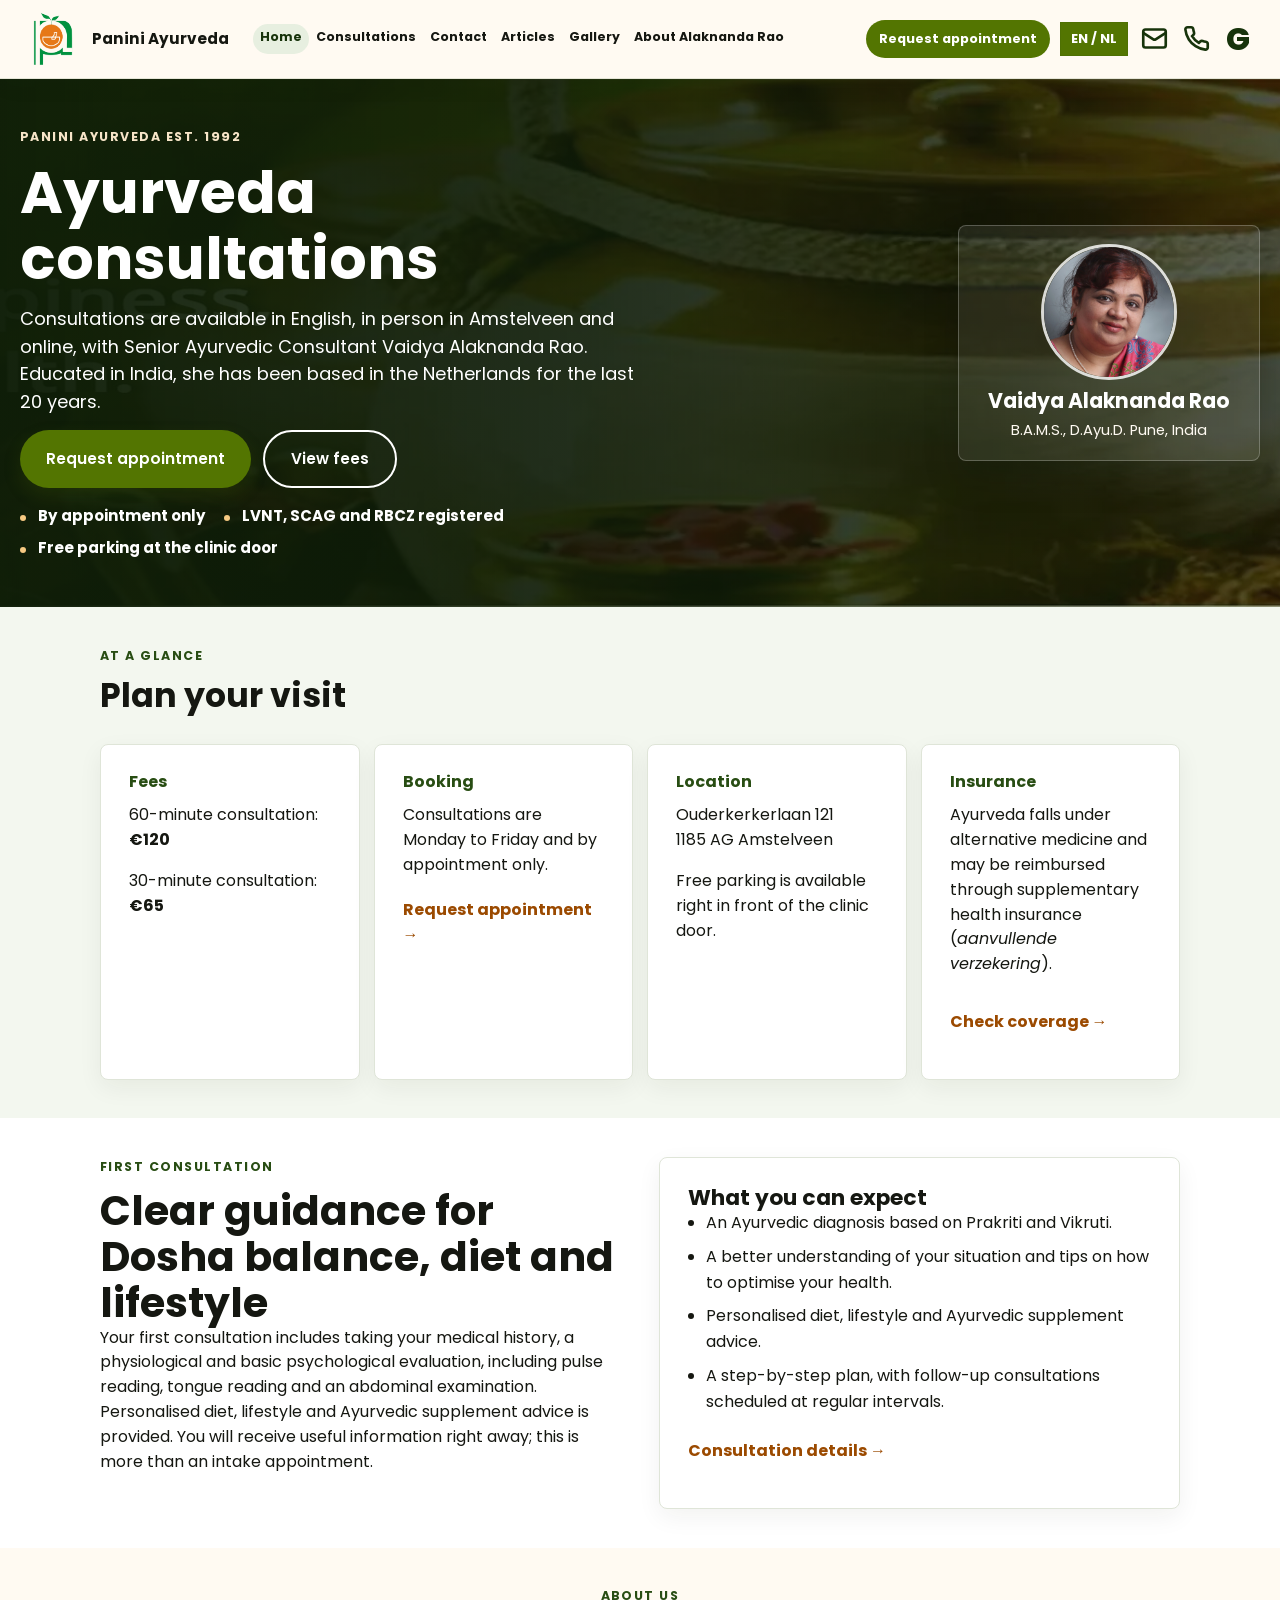
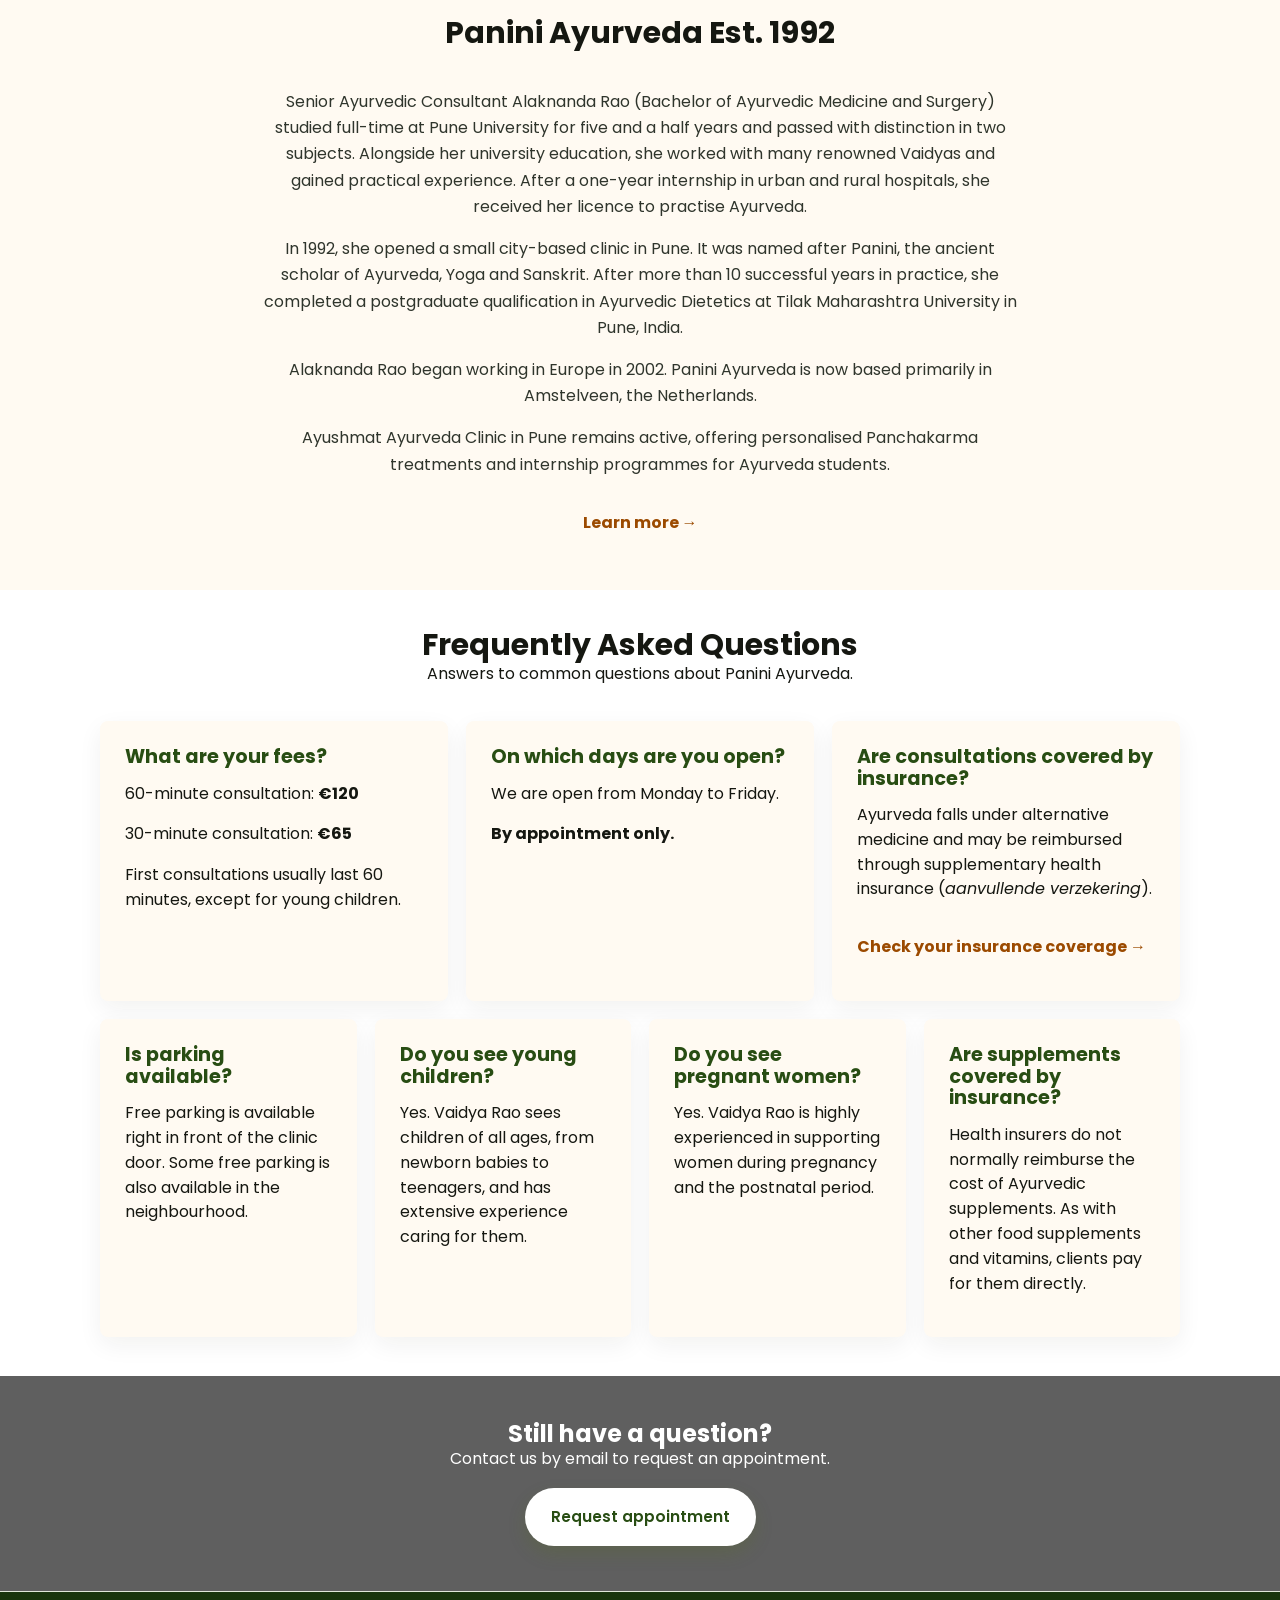
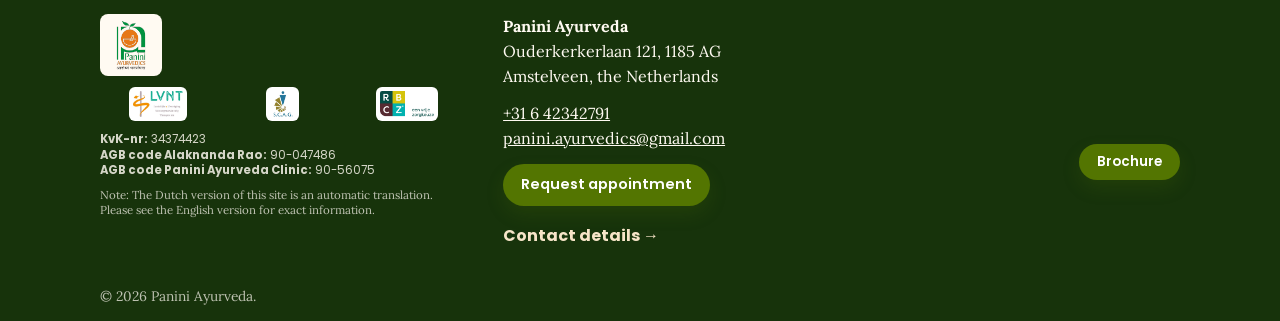
<file: index.html>
<!doctype html>
<html lang="en">
  <head>
    <meta charset="utf-8">
    <meta name="viewport" content="width=device-width, initial-scale=1">
    <title>Ayurveda Consultations in Amstelveen | Panini Ayurveda</title>
    <meta name="description" content="Book Ayurveda consultations in English in Amstelveen with Vaidya Alaknanda Rao, founder of Panini Ayurveda.">
    <link rel="canonical" href="https://virajrao10.github.io/panini-ayurveda-website/">
    <meta property="og:type" content="website">
    <meta property="og:site_name" content="Panini Ayurveda">
    <meta property="og:title" content="Ayurveda Consultations in Amstelveen | Panini Ayurveda">
    <meta property="og:description" content="Book Ayurveda consultations in English in Amstelveen with Vaidya Alaknanda Rao, founder of Panini Ayurveda.">
    <meta property="og:url" content="https://virajrao10.github.io/panini-ayurveda-website/">
    <meta property="og:image" content="https://virajrao10.github.io/panini-ayurveda-website/assets/images/home-hero.jpg">
    <meta name="twitter:card" content="summary_large_image">
    <meta name="twitter:title" content="Ayurveda Consultations in Amstelveen | Panini Ayurveda">
    <meta name="twitter:description" content="Book Ayurveda consultations in English in Amstelveen with Vaidya Alaknanda Rao, founder of Panini Ayurveda.">
    <meta name="twitter:image" content="https://virajrao10.github.io/panini-ayurveda-website/assets/images/home-hero.jpg">
    <link rel="icon" href="assets/images/favicon.ico">
    <link rel="stylesheet" href="assets/css/styles.css?v=20260712l">
    <script type="application/ld+json">{"@context":"https://schema.org","@type":"LocalBusiness","name":"Panini Ayurveda","description":"Ayurveda consultations in English with Vaidya Alaknanda Rao in Amstelveen.","url":"https://virajrao10.github.io/panini-ayurveda-website/","image":"https://virajrao10.github.io/panini-ayurveda-website/assets/images/home-hero.jpg","telephone":"+31 6 42342791","email":"panini.ayurvedics@gmail.com","priceRange":"EUR 65-120","hasMap":"https://www.google.com/maps/search/?api=1&query=Panini%20Ayurveda%20Ouderkerkerlaan%20121%20Amstelveen","areaServed":["Amstelveen","Amsterdam","The Netherlands"],"address":{"@type":"PostalAddress","streetAddress":"Ouderkerkerlaan 121","postalCode":"1185AG","addressLocality":"Amstelveen","addressCountry":"NL"},"makesOffer":[{"@type":"Offer","name":"One hour Ayurveda consultation","price":"120","priceCurrency":"EUR"},{"@type":"Offer","name":"Half hour Ayurveda consultation","price":"65","priceCurrency":"EUR"}],"openingHoursSpecification":[{"@type":"OpeningHoursSpecification","dayOfWeek":["Monday","Tuesday","Wednesday","Thursday","Friday"],"description":"By appointment only"}]}</script>
  </head>
  <body>
    <a class="skip-link" href="#main">Skip to content</a>
    <header class="site-header">
      <div class="wide-container header-inner">
        <a class="brand" href="./" aria-label="Panini Ayurveda home">
          <img src="assets/images/logo.svg?v=20260531b" alt="Panini Ayurveda" width="120" height="120">
          <span class="brand-name">Panini Ayurveda</span>
        </a>
        <nav class="main-nav" id="main-nav" aria-label="Primary navigation">
          <a href="./" aria-current="page">Home</a>
          <a href="consultations/">Consultations</a>
          <a href="contact/">Contact</a>
          <a href="blog/">Articles</a>
          <a href="gallery/">Gallery</a>
          <a href="about-alaknanda-rao/">About Alaknanda Rao</a>
          <div class="mobile-nav-actions" aria-label="Quick contact links">
            <a href="mailto:panini.ayurvedics@gmail.com">Email</a>
            <a href="tel:+31642342791">Call</a>
            <a href="https://google.com/maps/place/Panini+Ayurveda/@52.29804,4.8606073,17z/data=!3m1!4b1!4m6!3m5!1s0x47c60a84057ebaf3:0x899a705b5773ebae!8m2!3d52.29804!4d4.8631822!16s%2Fg%2F11c1x3zlbn" target="_blank" rel="noopener">Map</a>
          </div>
        </nav>
        <div class="header-actions">
          <a class="header-book-button" href="contact/#appointment-request">Request appointment</a>
          <div class="language-menu" data-language-menu>
            <button class="language-pill" type="button" aria-expanded="false" aria-label="Choose language">EN / NL</button>
            <div class="language-options" role="menu">
              <a href="./" role="menuitem"><img src="assets/images/gb.png" alt="" width="32" height="32"> English <span>en</span></a>
              <a href="#" target="_blank" rel="noopener" role="menuitem" data-translate-link><img src="assets/images/nl.png" alt="" width="32" height="32"> Nederlands <span>nl</span></a>
            </div>
          </div>
          <a class="icon-link" href="mailto:panini.ayurvedics@gmail.com" aria-label="Email Panini Ayurveda"><svg viewBox="0 0 24 24" fill="none" stroke="currentColor" aria-hidden="true"><rect width="20" height="16" x="2" y="4" rx="2"></rect><path d="m22 7-8.97 5.7a1.94 1.94 0 0 1-2.06 0L2 7"></path></svg></a>
          <a class="icon-link" href="tel:+31642342791" aria-label="Call Panini Ayurveda"><svg viewBox="0 0 24 24" fill="none" stroke="currentColor" aria-hidden="true"><path d="M22 16.92v3a2 2 0 0 1-2.18 2 19.8 19.8 0 0 1-8.63-3.07 19.5 19.5 0 0 1-6-6A19.8 19.8 0 0 1 2.12 4.18 2 2 0 0 1 4.11 2h3a2 2 0 0 1 2 1.72c.13.96.36 1.9.68 2.8a2 2 0 0 1-.45 2.11L8.09 9.91a16 16 0 0 0 6 6l1.27-1.27a2 2 0 0 1 2.11-.45c.9.32 1.84.55 2.8.68A2 2 0 0 1 22 16.92z"></path></svg></a>
          <a class="icon-link" href="https://google.com/maps/place/Panini+Ayurveda/@52.29804,4.8606073,17z/data=!3m1!4b1!4m6!3m5!1s0x47c60a84057ebaf3:0x899a705b5773ebae!8m2!3d52.29804!4d4.8631822!16s%2Fg%2F11c1x3zlbn" target="_blank" rel="noopener" aria-label="Open Panini Ayurveda on Google Maps"><span class="google-letter" aria-hidden="true">G</span></a>
          <button class="nav-toggle" type="button" data-nav-toggle aria-controls="main-nav" aria-expanded="false" aria-label="Open navigation"><svg viewBox="0 0 24 24" fill="none" stroke="currentColor" aria-hidden="true"><path d="M4 6h16"></path><path d="M4 12h16"></path><path d="M4 18h16"></path></svg></button>
        </div>
      </div>
    </header>

    <main id="main">
      <section class="home-hero" aria-labelledby="home-title">
        <div class="wide-container home-hero-grid">
          <div class="hero-copy">
            <p class="eyebrow reveal-up delay-1">Panini Ayurveda Est. 1992</p>
            <h1 id="home-title" class="reveal-up delay-2">Ayurveda consultations</h1>
            <p class="hero-lede reveal-up delay-3">Consultations are available in English, in person in Amstelveen and online, with Senior Ayurvedic Consultant Vaidya Alaknanda Rao. Educated in India, she has been based in the Netherlands for the last 20 years.</p>
            <div class="hero-actions reveal-up delay-4" aria-label="Consultation actions">
              <a class="button" href="contact/#appointment-request">Request appointment</a>
              <a class="button button-outline" href="#fees">View fees</a>
            </div>
            <ul class="hero-trust-list reveal-up delay-5" aria-label="Clinic highlights">
              <li>By appointment only</li>
              <li>LVNT, SCAG and RBCZ registered</li>
              <li>Free parking at the clinic door</li>
            </ul>
          </div>
          <div class="hero-practitioner">
            <img class="portrait" src="assets/images/alaknanda-rao.jpg" width="1500" height="1500" alt="Alaknanda Rao">
            <div>
              <h2>Vaidya Alaknanda Rao</h2>
              <p>B.A.M.S., D.Ayu.D. Pune, India</p>
            </div>
          </div>
        </div>
      </section>

      <section class="section quick-info-section" id="fees" aria-labelledby="quick-info-title">
        <div class="container">
          <div class="section-heading scroll-reveal">
            <p class="eyebrow">At a glance</p>
            <h2 id="quick-info-title">Plan your visit</h2>
          </div>
          <div class="quick-info-grid">
            <article class="info-card scroll-reveal reveal-up delay-1">
              <h3>Fees</h3>
              <p>60-minute consultation: <strong>€120</strong></p>
              <p>30-minute consultation: <strong>€65</strong></p>
            </article>
            <article class="info-card scroll-reveal reveal-up delay-2">
              <h3>Booking</h3>
              <p>Consultations are Monday to Friday and by appointment only.</p>
              <a class="text-link" href="contact/#appointment-request">Request appointment →</a>
            </article>
            <article class="info-card scroll-reveal reveal-up delay-3">
              <h3>Location</h3>
              <p>Ouderkerkerlaan 121<br>1185 AG Amstelveen</p>
              <p>Free parking is available right in front of the clinic door.</p>
            </article>
            <article class="info-card scroll-reveal reveal-up delay-4">
              <h3>Insurance</h3>
              <p>Ayurveda falls under alternative medicine and may be reimbursed through supplementary health insurance (<em>aanvullende verzekering</em>).</p>
              <a class="text-link" href="https://www.zorgwijzer.nl/vergoeding/ayurveda" target="_blank" rel="noopener">Check coverage →</a>
            </article>
          </div>
        </div>
      </section>

      <section class="section consultation-preview">
        <div class="container two-column">
          <div class="scroll-reveal reveal-left">
            <p class="eyebrow">First consultation</p>
            <h2>Clear guidance for Dosha balance, diet and lifestyle</h2>
            <p>Your first consultation includes taking your medical history, a physiological and basic psychological evaluation, including pulse reading, tongue reading and an abdominal examination. Personalised diet, lifestyle and Ayurvedic supplement advice is provided. You will receive useful information right away; this is more than an intake appointment.</p>
          </div>
          <div class="info-panel scroll-reveal reveal-right">
            <h3>What you can expect</h3>
            <ul class="plain-list">
              <li>An Ayurvedic diagnosis based on Prakriti and Vikruti.</li>
              <li>A better understanding of your situation and tips on how to optimise your health.</li>
              <li>Personalised diet, lifestyle and Ayurvedic supplement advice.</li>
              <li>A step-by-step plan, with follow-up consultations scheduled at regular intervals.</li>
            </ul>
            <a class="text-link" href="consultations/">Consultation details →</a>
          </div>
        </div>
      </section>

      <section class="section">
        <div class="container intro-grid">
          <div class="centered-heading scroll-reveal">
            <p class="eyebrow">About us</p>
            <h2>Panini Ayurveda Est. 1992</h2>
          </div>
          <div class="copy-block scroll-reveal reveal-up delay-2">
            <p>Senior Ayurvedic Consultant Alaknanda Rao (Bachelor of Ayurvedic Medicine and Surgery) studied full-time at Pune University for five and a half years and passed with distinction in two subjects. Alongside her university education, she worked with many renowned Vaidyas and gained practical experience. After a one-year internship in urban and rural hospitals, she received her licence to practise Ayurveda.</p>
            <p>In 1992, she opened a small city-based clinic in Pune. It was named after Panini, the ancient scholar of Ayurveda, Yoga and Sanskrit. After more than 10 successful years in practice, she completed a postgraduate qualification in Ayurvedic Dietetics at Tilak Maharashtra University in Pune, India.</p>
            <p>Alaknanda Rao began working in Europe in 2002. Panini Ayurveda is now based primarily in Amstelveen, the Netherlands.</p>
            <p>Ayushmat Ayurveda Clinic in Pune remains active, offering personalised Panchakarma treatments and internship programmes for Ayurveda students.</p>
            <a class="text-link" href="about-alaknanda-rao/">Learn more →</a>
          </div>
        </div>
      </section>

      <section class="section faq-section">
        <div class="container">
          <div class="centered-heading scroll-reveal">
            <h2>Frequently Asked Questions</h2>
            <p>Answers to common questions about Panini Ayurveda.</p>
          </div>
          <div class="faq-grid">
            <article class="faq-card scroll-reveal reveal-up delay-1">
              <h3>What are your fees?</h3>
              <p>60-minute consultation: <strong>€120</strong></p>
              <p>30-minute consultation: <strong>€65</strong></p>
              <p>First consultations usually last 60 minutes, except for young children.</p>
            </article>
            <article class="faq-card scroll-reveal reveal-up delay-2">
              <h3>On which days are you open?</h3>
              <p>We are open from Monday to Friday.</p>
              <p><strong>By appointment only.</strong></p>
            </article>
            <article class="faq-card scroll-reveal reveal-up delay-3">
              <h3>Are consultations covered by insurance?</h3>
              <p>Ayurveda falls under alternative medicine and may be reimbursed through supplementary health insurance (<em>aanvullende verzekering</em>).</p>
              <a class="text-link" href="https://www.zorgwijzer.nl/vergoeding/ayurveda" target="_blank" rel="noopener">Check your insurance coverage →</a>
            </article>
            <article class="faq-card scroll-reveal reveal-up delay-4">
              <h3>Is parking available?</h3>
              <p>Free parking is available right in front of the clinic door. Some free parking is also available in the neighbourhood.</p>
            </article>
            <article class="faq-card scroll-reveal reveal-up delay-5">
              <h3>Do you see young children?</h3>
              <p>Yes. Vaidya Rao sees children of all ages, from newborn babies to teenagers, and has extensive experience caring for them.</p>
            </article>
            <article class="faq-card scroll-reveal reveal-up delay-6">
              <h3>Do you see pregnant women?</h3>
              <p>Yes. Vaidya Rao is highly experienced in supporting women during pregnancy and the postnatal period.</p>
            </article>
            <article class="faq-card scroll-reveal reveal-up delay-1">
              <h3>Are supplements covered by insurance?</h3>
              <p>Health insurers do not normally reimburse the cost of Ayurvedic supplements. As with other food supplements and vitamins, clients pay for them directly.</p>
            </article>
          </div>
        </div>
      </section>

      <section class="green-band question-band">
        <div class="container scroll-reveal">
          <h2>Still have a question?</h2>
          <p>Contact us by email to request an appointment.</p>
          <a class="button" href="contact/#appointment-request">Request appointment</a>
        </div>
      </section>
    </main>

    <footer class="site-footer">
      <div class="container section-tight footer-replica">
        <div class="footer-identity">
          <img class="footer-logo" src="assets/images/mark.svg?v=20260531b" alt="Panini Ayurveda mark" width="120" height="120">
          <div class="cert-logos" aria-label="Registration logos">
            <a href="https://www.lvnt.nl/" target="_blank" rel="noopener" aria-label="Open LVNT website"><img src="assets/images/lvnt.jpg" alt="LVNT" width="649" height="338"></a>
            <a href="https://www.scag.nl/" target="_blank" rel="noopener" aria-label="Open SCAG website"><img src="assets/images/scag.jpg" alt="SCAG" width="369" height="392"></a>
            <a href="https://rbcz.nu/" target="_blank" rel="noopener" aria-label="Open RBCZ website"><img src="assets/images/rbcz.png" alt="RBCZ" width="380" height="183"></a>
          </div>
          <p class="footer-registration"><strong>KvK-nr:</strong> 34374423<br><strong>AGB code Alaknanda Rao:</strong> 90-047486<br><strong>AGB code Panini Ayurveda Clinic:</strong> 90-56075</p>
          <p class="footer-note">Note: The Dutch version of this site is an automatic translation. Please see the English version for exact information.</p>
        </div>
        <div class="footer-contact">
          <p><strong>Panini Ayurveda</strong><br>Ouderkerkerlaan 121, 1185 AG<br>Amstelveen, the Netherlands</p>
          <p><a href="tel:+31642342791">+31 6 42342791</a><br><a href="mailto:panini.ayurvedics@gmail.com">panini.ayurvedics@gmail.com</a></p>
          <div class="footer-actions">
            <a class="button footer-email" href="contact/#appointment-request">Request appointment</a>
            <a class="text-link" href="contact/">Contact details →</a>
          </div>
        </div>
        <div class="footer-map-wrap">
          <iframe class="footer-map" title="Google Map showing Panini Ayurveda in Amstelveen" loading="lazy" referrerpolicy="no-referrer-when-downgrade" src="https://www.google.com/maps?q=Panini%20Ayurveda%2C%20Ouderkerkerlaan%20121%2C%201185%20AG%20Amstelveen&output=embed"></iframe>
          <a class="button footer-brochure" href="assets/docs/panini-ayurveda-brochure.pdf" target="_blank" rel="noopener">Brochure</a>
        </div>
      </div>
      <div class="container footer-bottom">&copy; <span data-year>2026</span> Panini Ayurveda.</div>
    </footer>
    <script src="assets/js/main.js?v=20260712g"></script>
  </body>
</html>
</file>
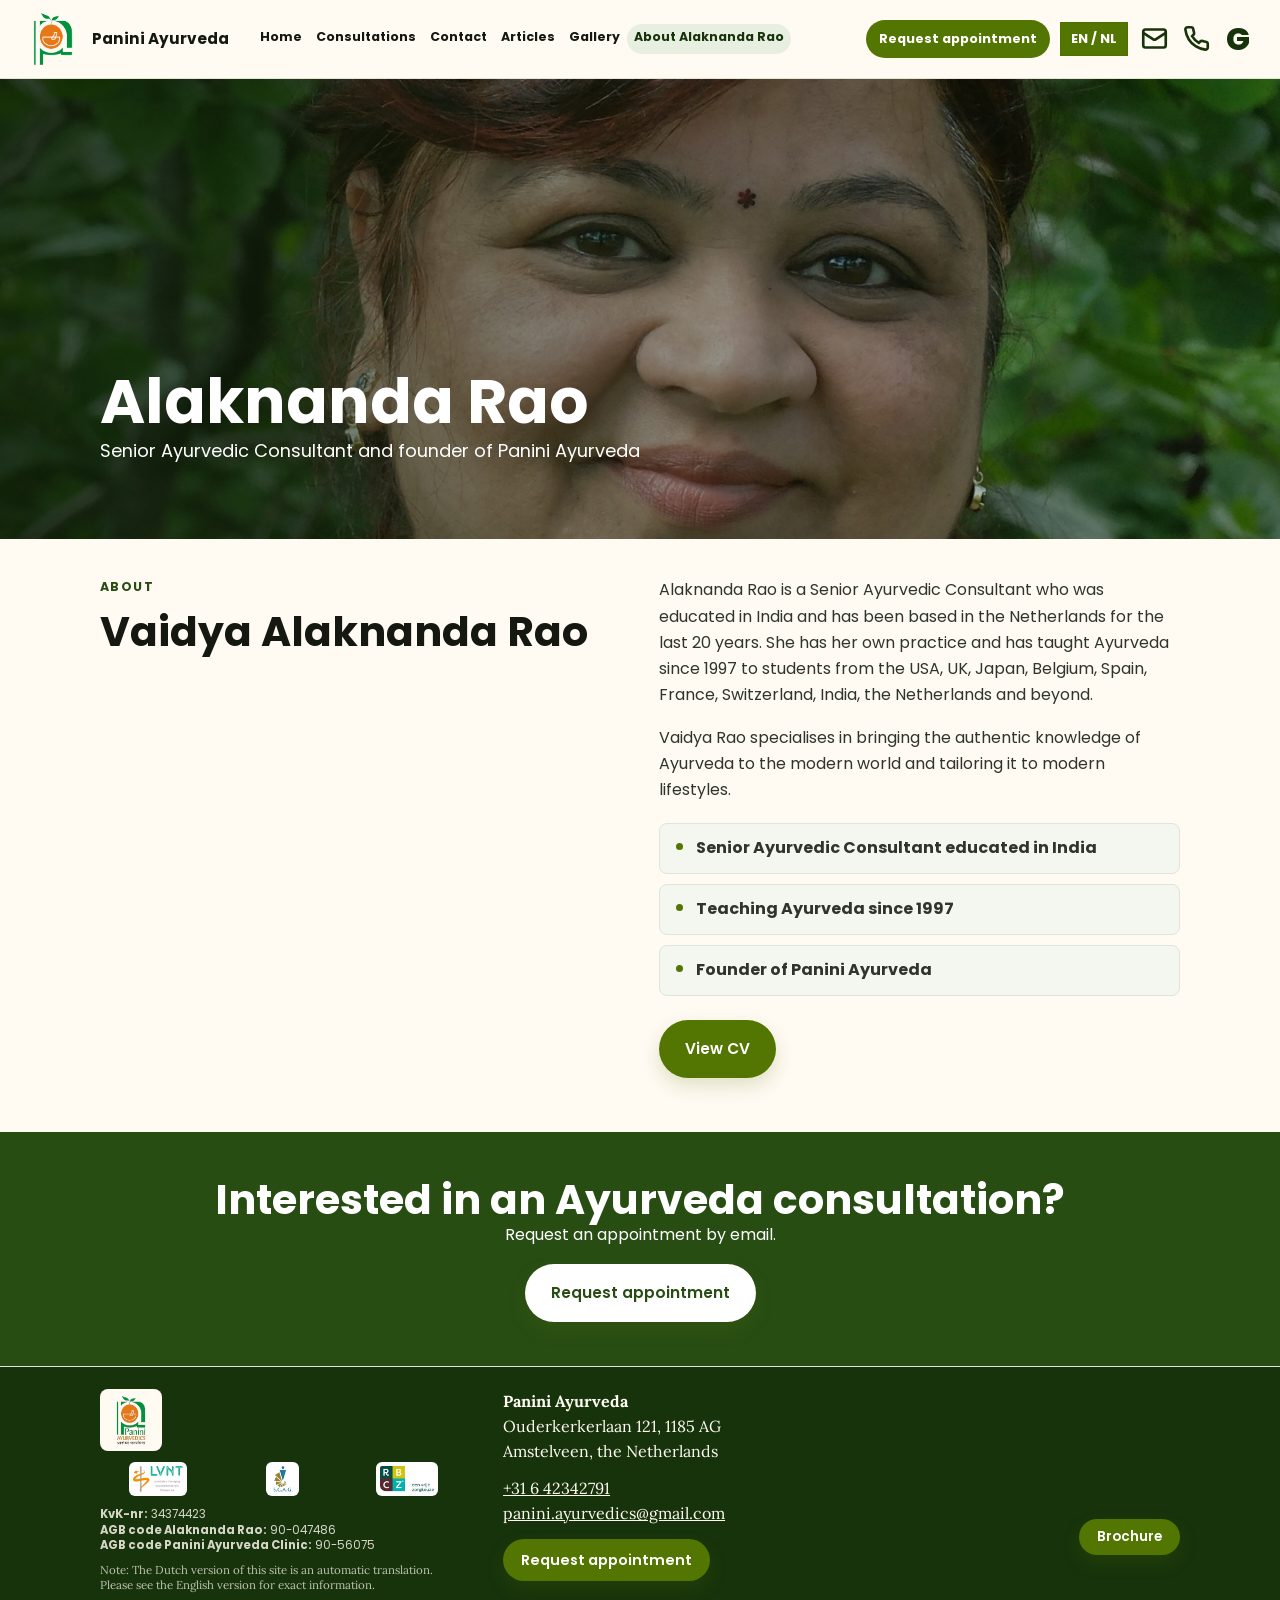
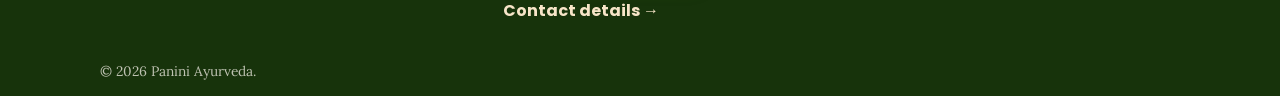
<file: about-alaknanda-rao/index.html>
<!doctype html>
<html lang="en">
  <head>
    <meta charset="utf-8">
    <meta name="viewport" content="width=device-width, initial-scale=1">
    <title>Alaknanda Rao | Panini Ayurveda</title>
    <meta name="description" content="About Vaidya Alaknanda Rao, senior Ayurveda consultant and founder of Panini Ayurveda.">
    <link rel="canonical" href="https://virajrao10.github.io/panini-ayurveda-website/about-alaknanda-rao/">
    <meta property="og:type" content="website">
    <meta property="og:site_name" content="Panini Ayurveda">
    <meta property="og:title" content="Alaknanda Rao | Panini Ayurveda">
    <meta property="og:description" content="About Vaidya Alaknanda Rao, senior Ayurveda consultant and founder of Panini Ayurveda.">
    <meta property="og:url" content="https://virajrao10.github.io/panini-ayurveda-website/about-alaknanda-rao/">
    <meta property="og:image" content="https://virajrao10.github.io/panini-ayurveda-website/assets/images/about-hero.jpg">
    <meta name="twitter:card" content="summary_large_image">
    <meta name="twitter:title" content="Alaknanda Rao | Panini Ayurveda">
    <meta name="twitter:description" content="About Vaidya Alaknanda Rao, senior Ayurveda consultant and founder of Panini Ayurveda.">
    <meta name="twitter:image" content="https://virajrao10.github.io/panini-ayurveda-website/assets/images/about-hero.jpg">
    <link rel="icon" href="../assets/images/favicon.ico">
    <link rel="stylesheet" href="../assets/css/styles.css?v=20260712l">
  </head>
  <body>
    <a class="skip-link" href="#main">Skip to content</a>
    <header class="site-header">
      <div class="wide-container header-inner">
        <a class="brand" href="../" aria-label="Panini Ayurveda home">
          <img src="../assets/images/logo.svg?v=20260531b" alt="Panini Ayurveda" width="120" height="120">
          <span class="brand-name">Panini Ayurveda</span>
        </a>
        <nav class="main-nav" id="main-nav" aria-label="Primary navigation">
          <a href="../">Home</a>
          <a href="../consultations/">Consultations</a>
          <a href="../contact/">Contact</a>
          <a href="../blog/">Articles</a>
          <a href="../gallery/">Gallery</a>
          <a href="../about-alaknanda-rao/" aria-current="page">About Alaknanda Rao</a>
          <div class="mobile-nav-actions" aria-label="Quick contact links">
            <a href="mailto:panini.ayurvedics@gmail.com">Email</a>
            <a href="tel:+31642342791">Call</a>
            <a href="https://google.com/maps/place/Panini+Ayurveda/@52.29804,4.8606073,17z/data=!3m1!4b1!4m6!3m5!1s0x47c60a84057ebaf3:0x899a705b5773ebae!8m2!3d52.29804!4d4.8631822!16s%2Fg%2F11c1x3zlbn" target="_blank" rel="noopener">Map</a>
          </div>
        </nav>
        <div class="header-actions">
          <a class="header-book-button" href="../contact/#appointment-request">Request appointment</a>
          <div class="language-menu" data-language-menu>
            <button class="language-pill" type="button" aria-expanded="false" aria-label="Choose language">EN / NL</button>
            <div class="language-options" role="menu">
              <a href="../about-alaknanda-rao/" role="menuitem"><img src="../assets/images/gb.png" alt="" width="32" height="32"> English <span>en</span></a>
              <a href="#" target="_blank" rel="noopener" role="menuitem" data-translate-link><img src="../assets/images/nl.png" alt="" width="32" height="32"> Nederlands <span>nl</span></a>
            </div>
          </div>
          <a class="icon-link" href="mailto:panini.ayurvedics@gmail.com" aria-label="Email Panini Ayurveda"><svg viewBox="0 0 24 24" fill="none" stroke="currentColor" aria-hidden="true"><rect width="20" height="16" x="2" y="4" rx="2"></rect><path d="m22 7-8.97 5.7a1.94 1.94 0 0 1-2.06 0L2 7"></path></svg></a>
          <a class="icon-link" href="tel:+31642342791" aria-label="Call Panini Ayurveda"><svg viewBox="0 0 24 24" fill="none" stroke="currentColor" aria-hidden="true"><path d="M22 16.92v3a2 2 0 0 1-2.18 2 19.8 19.8 0 0 1-8.63-3.07 19.5 19.5 0 0 1-6-6A19.8 19.8 0 0 1 2.12 4.18 2 2 0 0 1 4.11 2h3a2 2 0 0 1 2 1.72c.13.96.36 1.9.68 2.8a2 2 0 0 1-.45 2.11L8.09 9.91a16 16 0 0 0 6 6l1.27-1.27a2 2 0 0 1 2.11-.45c.9.32 1.84.55 2.8.68A2 2 0 0 1 22 16.92z"></path></svg></a>
          <a class="icon-link" href="https://google.com/maps/place/Panini+Ayurveda/@52.29804,4.8606073,17z/data=!3m1!4b1!4m6!3m5!1s0x47c60a84057ebaf3:0x899a705b5773ebae!8m2!3d52.29804!4d4.8631822!16s%2Fg%2F11c1x3zlbn" target="_blank" rel="noopener" aria-label="Open Panini Ayurveda on Google Maps"><span class="google-letter" aria-hidden="true">G</span></a>
          <button class="nav-toggle" type="button" data-nav-toggle aria-controls="main-nav" aria-expanded="false" aria-label="Open navigation"><svg viewBox="0 0 24 24" fill="none" stroke="currentColor" aria-hidden="true"><path d="M4 6h16"></path><path d="M4 12h16"></path><path d="M4 18h16"></path></svg></button>
        </div>
      </div>
    </header>

    <main id="main">
      <section class="about-hero" style="background-image: url('../assets/images/about-hero.jpg');">
        <div class="container">
          <h1 class="reveal-up delay-1">Alaknanda Rao</h1>
          <p class="reveal-up delay-2">Senior Ayurvedic Consultant and founder of Panini Ayurveda</p>
        </div>
      </section>

      <section class="section">
        <div class="container two-column">
          <div class="scroll-reveal reveal-left">
            <p class="eyebrow">About</p>
            <h2>Vaidya Alaknanda Rao</h2>
          </div>
          <div class="copy-block scroll-reveal reveal-right">
            <p>Alaknanda Rao is a Senior Ayurvedic Consultant who was educated in India and has been based in the Netherlands for the last 20 years. She has her own practice and has taught Ayurveda since 1997 to students from the USA, UK, Japan, Belgium, Spain, France, Switzerland, India, the Netherlands and beyond.</p>
            <p>Vaidya Rao specialises in bringing the authentic knowledge of Ayurveda to the modern world and tailoring it to modern lifestyles.</p>
            <ul class="credential-list">
              <li>Senior Ayurvedic Consultant educated in India</li>
              <li>Teaching Ayurveda since 1997</li>
              <li>Founder of Panini Ayurveda</li>
            </ul>
            <p><a class="button" href="../assets/docs/alaknanda-rao-cv.pdf" target="_blank" rel="noopener">View CV</a></p>
          </div>
        </div>
      </section>

      <section class="green-band">
        <div class="container scroll-reveal">
          <h2>Interested in an Ayurveda consultation?</h2>
          <p>Request an appointment by email.</p>
          <a class="button" href="../contact/#appointment-request">Request appointment</a>
        </div>
      </section>
    </main>

    <footer class="site-footer">
      <div class="container section-tight footer-replica">
        <div class="footer-identity">
          <img class="footer-logo" src="../assets/images/mark.svg?v=20260531b" alt="Panini Ayurveda mark" width="120" height="120">
          <div class="cert-logos" aria-label="Registration logos">
            <a href="https://www.lvnt.nl/" target="_blank" rel="noopener" aria-label="Open LVNT website"><img src="../assets/images/lvnt.jpg" alt="LVNT" width="649" height="338"></a>
            <a href="https://www.scag.nl/" target="_blank" rel="noopener" aria-label="Open SCAG website"><img src="../assets/images/scag.jpg" alt="SCAG" width="369" height="392"></a>
            <a href="https://rbcz.nu/" target="_blank" rel="noopener" aria-label="Open RBCZ website"><img src="../assets/images/rbcz.png" alt="RBCZ" width="380" height="183"></a>
          </div>
          <p class="footer-registration"><strong>KvK-nr:</strong> 34374423<br><strong>AGB code Alaknanda Rao:</strong> 90-047486<br><strong>AGB code Panini Ayurveda Clinic:</strong> 90-56075</p>
          <p class="footer-note">Note: The Dutch version of this site is an automatic translation. Please see the English version for exact information.</p>
        </div>
        <div class="footer-contact">
          <p><strong>Panini Ayurveda</strong><br>Ouderkerkerlaan 121, 1185 AG<br>Amstelveen, the Netherlands</p>
          <p><a href="tel:+31642342791">+31 6 42342791</a><br><a href="mailto:panini.ayurvedics@gmail.com">panini.ayurvedics@gmail.com</a></p>
          <div class="footer-actions">
            <a class="button footer-email" href="../contact/#appointment-request">Request appointment</a>
            <a class="text-link" href="../contact/">Contact details →</a>
          </div>
        </div>
        <div class="footer-map-wrap">
          <iframe class="footer-map" title="Google Map showing Panini Ayurveda in Amstelveen" loading="lazy" referrerpolicy="no-referrer-when-downgrade" src="https://www.google.com/maps?q=Panini%20Ayurveda%2C%20Ouderkerkerlaan%20121%2C%201185%20AG%20Amstelveen&output=embed"></iframe>
          <a class="button footer-brochure" href="../assets/docs/panini-ayurveda-brochure.pdf" target="_blank" rel="noopener">Brochure</a>
        </div>
      </div>
      <div class="container footer-bottom">&copy; <span data-year>2026</span> Panini Ayurveda.</div>
    </footer>
    <script src="../assets/js/main.js?v=20260712g"></script>
  </body>
</html>
</file>
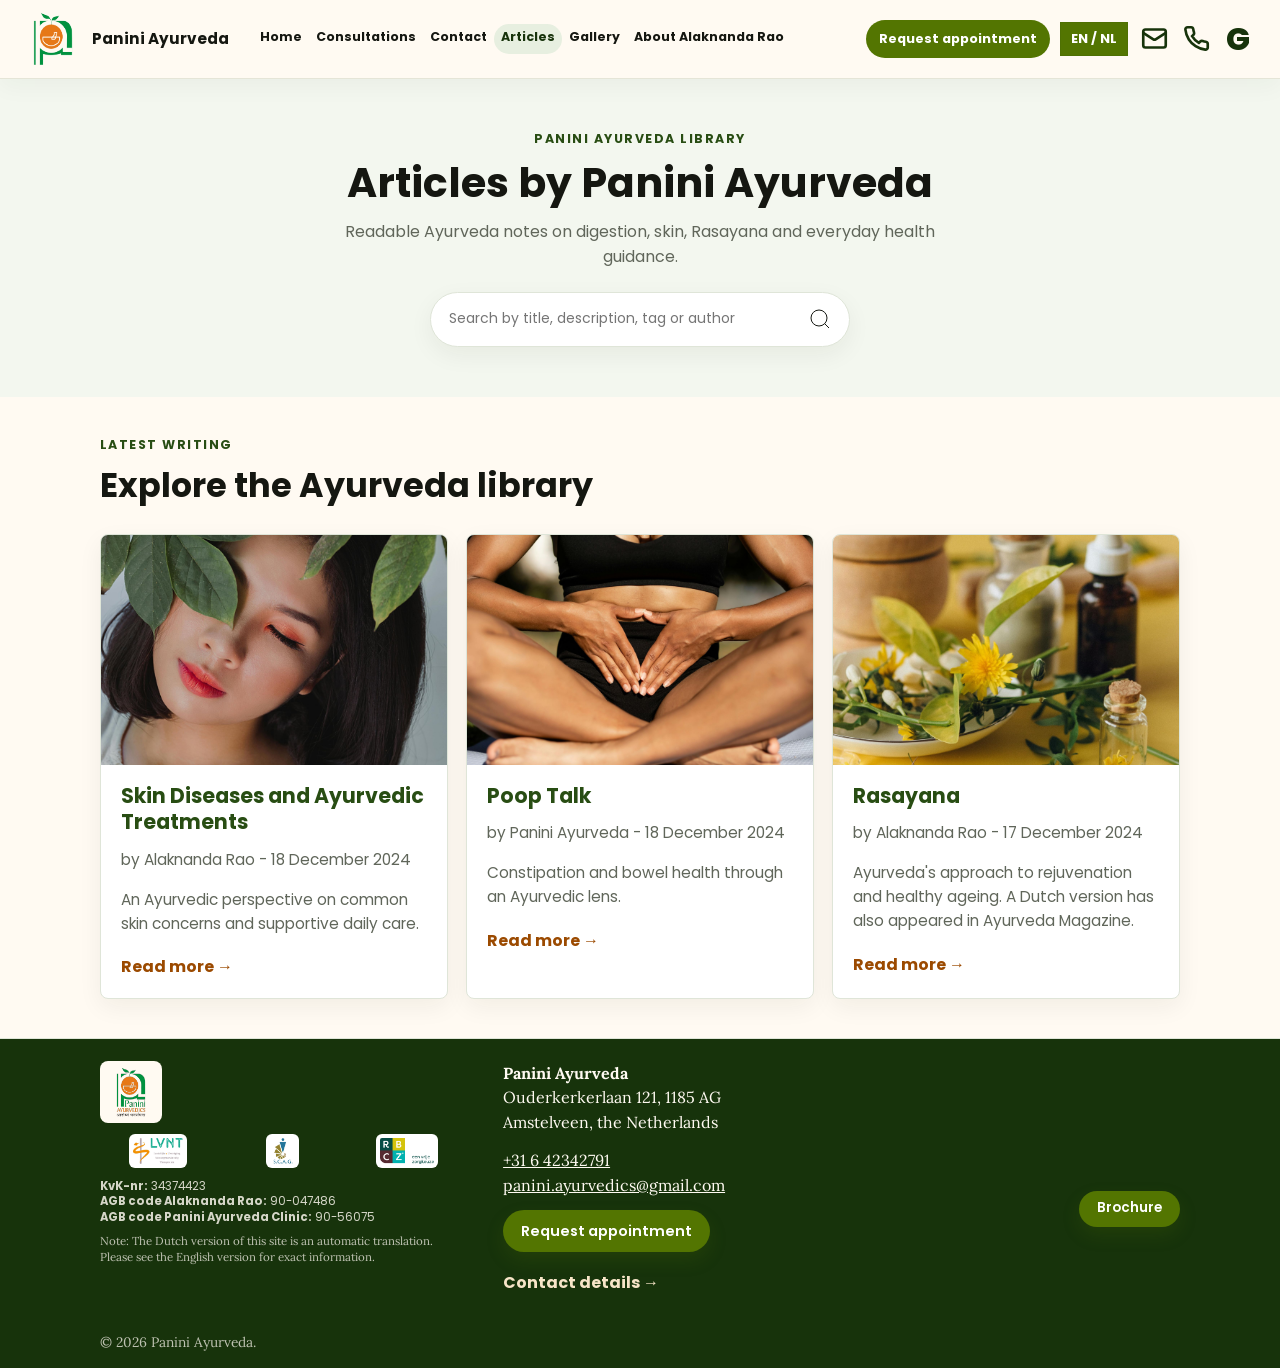
<file: blog/index.html>
<!doctype html>
<html lang="en">
  <head>
    <meta charset="utf-8">
    <meta name="viewport" content="width=device-width, initial-scale=1">
    <title>Articles by Panini Ayurveda</title>
    <meta name="description" content="Articles by Panini Ayurveda on skin diseases, constipation, Rasayana and Ayurvedic health guidance.">
    <link rel="canonical" href="https://virajrao10.github.io/panini-ayurveda-website/blog/">
    <meta property="og:type" content="website">
    <meta property="og:site_name" content="Panini Ayurveda">
    <meta property="og:title" content="Articles by Panini Ayurveda">
    <meta property="og:description" content="Articles by Panini Ayurveda on skin diseases, constipation, Rasayana and Ayurvedic health guidance.">
    <meta property="og:url" content="https://virajrao10.github.io/panini-ayurveda-website/blog/">
    <meta property="og:image" content="https://virajrao10.github.io/panini-ayurveda-website/assets/images/article-skin.jpeg">
    <meta name="twitter:card" content="summary_large_image">
    <meta name="twitter:title" content="Articles by Panini Ayurveda">
    <meta name="twitter:description" content="Articles by Panini Ayurveda on skin diseases, constipation, Rasayana and Ayurvedic health guidance.">
    <meta name="twitter:image" content="https://virajrao10.github.io/panini-ayurveda-website/assets/images/article-skin.jpeg">
    <link rel="icon" href="../assets/images/favicon.ico">
    <link rel="stylesheet" href="../assets/css/styles.css?v=20260712l">
  </head>
  <body>
    <a class="skip-link" href="#main">Skip to content</a>
    <header class="site-header">
      <div class="wide-container header-inner">
        <a class="brand" href="../" aria-label="Panini Ayurveda home">
          <img src="../assets/images/logo.svg?v=20260531b" alt="Panini Ayurveda" width="120" height="120">
          <span class="brand-name">Panini Ayurveda</span>
        </a>
        <nav class="main-nav" id="main-nav" aria-label="Primary navigation">
          <a href="../">Home</a>
          <a href="../consultations/">Consultations</a>
          <a href="../contact/">Contact</a>
          <a href="../blog/" aria-current="page">Articles</a>
          <a href="../gallery/">Gallery</a>
          <a href="../about-alaknanda-rao/">About Alaknanda Rao</a>
          <div class="mobile-nav-actions" aria-label="Quick contact links">
            <a href="mailto:panini.ayurvedics@gmail.com">Email</a>
            <a href="tel:+31642342791">Call</a>
            <a href="https://google.com/maps/place/Panini+Ayurveda/@52.29804,4.8606073,17z/data=!3m1!4b1!4m6!3m5!1s0x47c60a84057ebaf3:0x899a705b5773ebae!8m2!3d52.29804!4d4.8631822!16s%2Fg%2F11c1x3zlbn" target="_blank" rel="noopener">Map</a>
          </div>
        </nav>
        <div class="header-actions">
          <a class="header-book-button" href="../contact/#appointment-request">Request appointment</a>
          <div class="language-menu" data-language-menu>
            <button class="language-pill" type="button" aria-expanded="false" aria-label="Choose language">EN / NL</button>
            <div class="language-options" role="menu">
              <a href="../blog/" role="menuitem"><img src="../assets/images/gb.png" alt="" width="32" height="32"> English <span>en</span></a>
              <a href="#" target="_blank" rel="noopener" role="menuitem" data-translate-link><img src="../assets/images/nl.png" alt="" width="32" height="32"> Nederlands <span>nl</span></a>
            </div>
          </div>
          <a class="icon-link" href="mailto:panini.ayurvedics@gmail.com" aria-label="Email Panini Ayurveda"><svg viewBox="0 0 24 24" fill="none" stroke="currentColor" aria-hidden="true"><rect width="20" height="16" x="2" y="4" rx="2"></rect><path d="m22 7-8.97 5.7a1.94 1.94 0 0 1-2.06 0L2 7"></path></svg></a>
          <a class="icon-link" href="tel:+31642342791" aria-label="Call Panini Ayurveda"><svg viewBox="0 0 24 24" fill="none" stroke="currentColor" aria-hidden="true"><path d="M22 16.92v3a2 2 0 0 1-2.18 2 19.8 19.8 0 0 1-8.63-3.07 19.5 19.5 0 0 1-6-6A19.8 19.8 0 0 1 2.12 4.18 2 2 0 0 1 4.11 2h3a2 2 0 0 1 2 1.72c.13.96.36 1.9.68 2.8a2 2 0 0 1-.45 2.11L8.09 9.91a16 16 0 0 0 6 6l1.27-1.27a2 2 0 0 1 2.11-.45c.9.32 1.84.55 2.8.68A2 2 0 0 1 22 16.92z"></path></svg></a>
          <a class="icon-link" href="https://google.com/maps/place/Panini+Ayurveda/@52.29804,4.8606073,17z/data=!3m1!4b1!4m6!3m5!1s0x47c60a84057ebaf3:0x899a705b5773ebae!8m2!3d52.29804!4d4.8631822!16s%2Fg%2F11c1x3zlbn" target="_blank" rel="noopener" aria-label="Open Panini Ayurveda on Google Maps"><span class="google-letter" aria-hidden="true">G</span></a>
          <button class="nav-toggle" type="button" data-nav-toggle aria-controls="main-nav" aria-expanded="false" aria-label="Open navigation"><svg viewBox="0 0 24 24" fill="none" stroke="currentColor" aria-hidden="true"><path d="M4 6h16"></path><path d="M4 12h16"></path><path d="M4 18h16"></path></svg></button>
        </div>
      </div>
    </header>

    <main id="main">
      <section class="article-landing">
        <div class="container">
          <p class="eyebrow reveal-up delay-1">Panini Ayurveda library</p>
          <h1 class="reveal-up delay-2">Articles by Panini Ayurveda</h1>
          <p class="reveal-up delay-3">Readable Ayurveda notes on digestion, skin, Rasayana and everyday health guidance.</p>
          <label class="search-wrap reveal-up delay-4">
            <span class="sr-only">Search articles</span>
            <input type="search" placeholder="Search by title, description, tag or author" data-article-search>
            <svg viewBox="0 0 24 24" fill="none" stroke="currentColor" aria-hidden="true"><circle cx="11" cy="11" r="8"></circle><path d="m21 21-4.35-4.35"></path></svg>
          </label>
        </div>
      </section>

      <section class="section">
        <div class="container">
          <div class="section-heading">
            <p class="eyebrow">Latest writing</p>
            <h2>Explore the Ayurveda library</h2>
          </div>
          <div class="article-grid">
          <a class="article-card scroll-reveal reveal-up delay-1" href="../skin/" data-search="skin diseases ayurvedic treatments alaknanda rao 18 december 2024 dermatology ayurveda">
            <img src="../assets/images/article-skin.jpeg" alt="Face with green leaves" width="1920" height="2880">
            <h3>Skin Diseases and Ayurvedic Treatments</h3>
            <p class="article-meta">by Alaknanda Rao - 18 December 2024</p>
            <p>An Ayurvedic perspective on common skin concerns and supportive daily care.</p>
            <span class="text-link">Read more →</span>
          </a>
          <a class="article-card scroll-reveal reveal-up delay-2" href="../poop-talk/" data-search="poop talk constipation intestine digestion panini ayurveda 18 december 2024">
            <img src="../assets/images/article-poop.jpeg" alt="Hands resting on abdomen" width="1920" height="1280">
            <h3>Poop Talk</h3>
            <p class="article-meta">by Panini Ayurveda - 18 December 2024</p>
            <p>Constipation and bowel health through an Ayurvedic lens.</p>
            <span class="text-link">Read more →</span>
          </a>
          <a class="article-card scroll-reveal reveal-up delay-3" href="../rasayana/" data-search="rasayana anti aging tissue revival alaknanda rao 17 december 2024 rejuvenation">
            <img src="../assets/images/article-rasayana.jpeg" alt="Herbal flowers and oil bottle" width="1920" height="2880">
            <h3>Rasayana</h3>
            <p class="article-meta">by Alaknanda Rao - 17 December 2024</p>
            <p>Ayurveda's approach to rejuvenation and healthy ageing. A Dutch version has also appeared in Ayurveda Magazine.</p>
            <span class="text-link">Read more →</span>
          </a>
          </div>
        </div>
      </section>
    </main>

    <footer class="site-footer">
      <div class="container section-tight footer-replica">
        <div class="footer-identity">
          <img class="footer-logo" src="../assets/images/mark.svg?v=20260531b" alt="Panini Ayurveda mark" width="120" height="120">
          <div class="cert-logos" aria-label="Registration logos">
            <a href="https://www.lvnt.nl/" target="_blank" rel="noopener" aria-label="Open LVNT website"><img src="../assets/images/lvnt.jpg" alt="LVNT" width="649" height="338"></a>
            <a href="https://www.scag.nl/" target="_blank" rel="noopener" aria-label="Open SCAG website"><img src="../assets/images/scag.jpg" alt="SCAG" width="369" height="392"></a>
            <a href="https://rbcz.nu/" target="_blank" rel="noopener" aria-label="Open RBCZ website"><img src="../assets/images/rbcz.png" alt="RBCZ" width="380" height="183"></a>
          </div>
          <p class="footer-registration"><strong>KvK-nr:</strong> 34374423<br><strong>AGB code Alaknanda Rao:</strong> 90-047486<br><strong>AGB code Panini Ayurveda Clinic:</strong> 90-56075</p>
          <p class="footer-note">Note: The Dutch version of this site is an automatic translation. Please see the English version for exact information.</p>
        </div>
        <div class="footer-contact">
          <p><strong>Panini Ayurveda</strong><br>Ouderkerkerlaan 121, 1185 AG<br>Amstelveen, the Netherlands</p>
          <p><a href="tel:+31642342791">+31 6 42342791</a><br><a href="mailto:panini.ayurvedics@gmail.com">panini.ayurvedics@gmail.com</a></p>
          <div class="footer-actions">
            <a class="button footer-email" href="../contact/#appointment-request">Request appointment</a>
            <a class="text-link" href="../contact/">Contact details →</a>
          </div>
        </div>
        <div class="footer-map-wrap">
          <iframe class="footer-map" title="Google Map showing Panini Ayurveda in Amstelveen" loading="lazy" referrerpolicy="no-referrer-when-downgrade" src="https://www.google.com/maps?q=Panini%20Ayurveda%2C%20Ouderkerkerlaan%20121%2C%201185%20AG%20Amstelveen&output=embed"></iframe>
          <a class="button footer-brochure" href="../assets/docs/panini-ayurveda-brochure.pdf" target="_blank" rel="noopener">Brochure</a>
        </div>
      </div>
      <div class="container footer-bottom">&copy; <span data-year>2026</span> Panini Ayurveda.</div>
    </footer>
    <script src="../assets/js/main.js?v=20260712g"></script>
  </body>
</html>
</file>
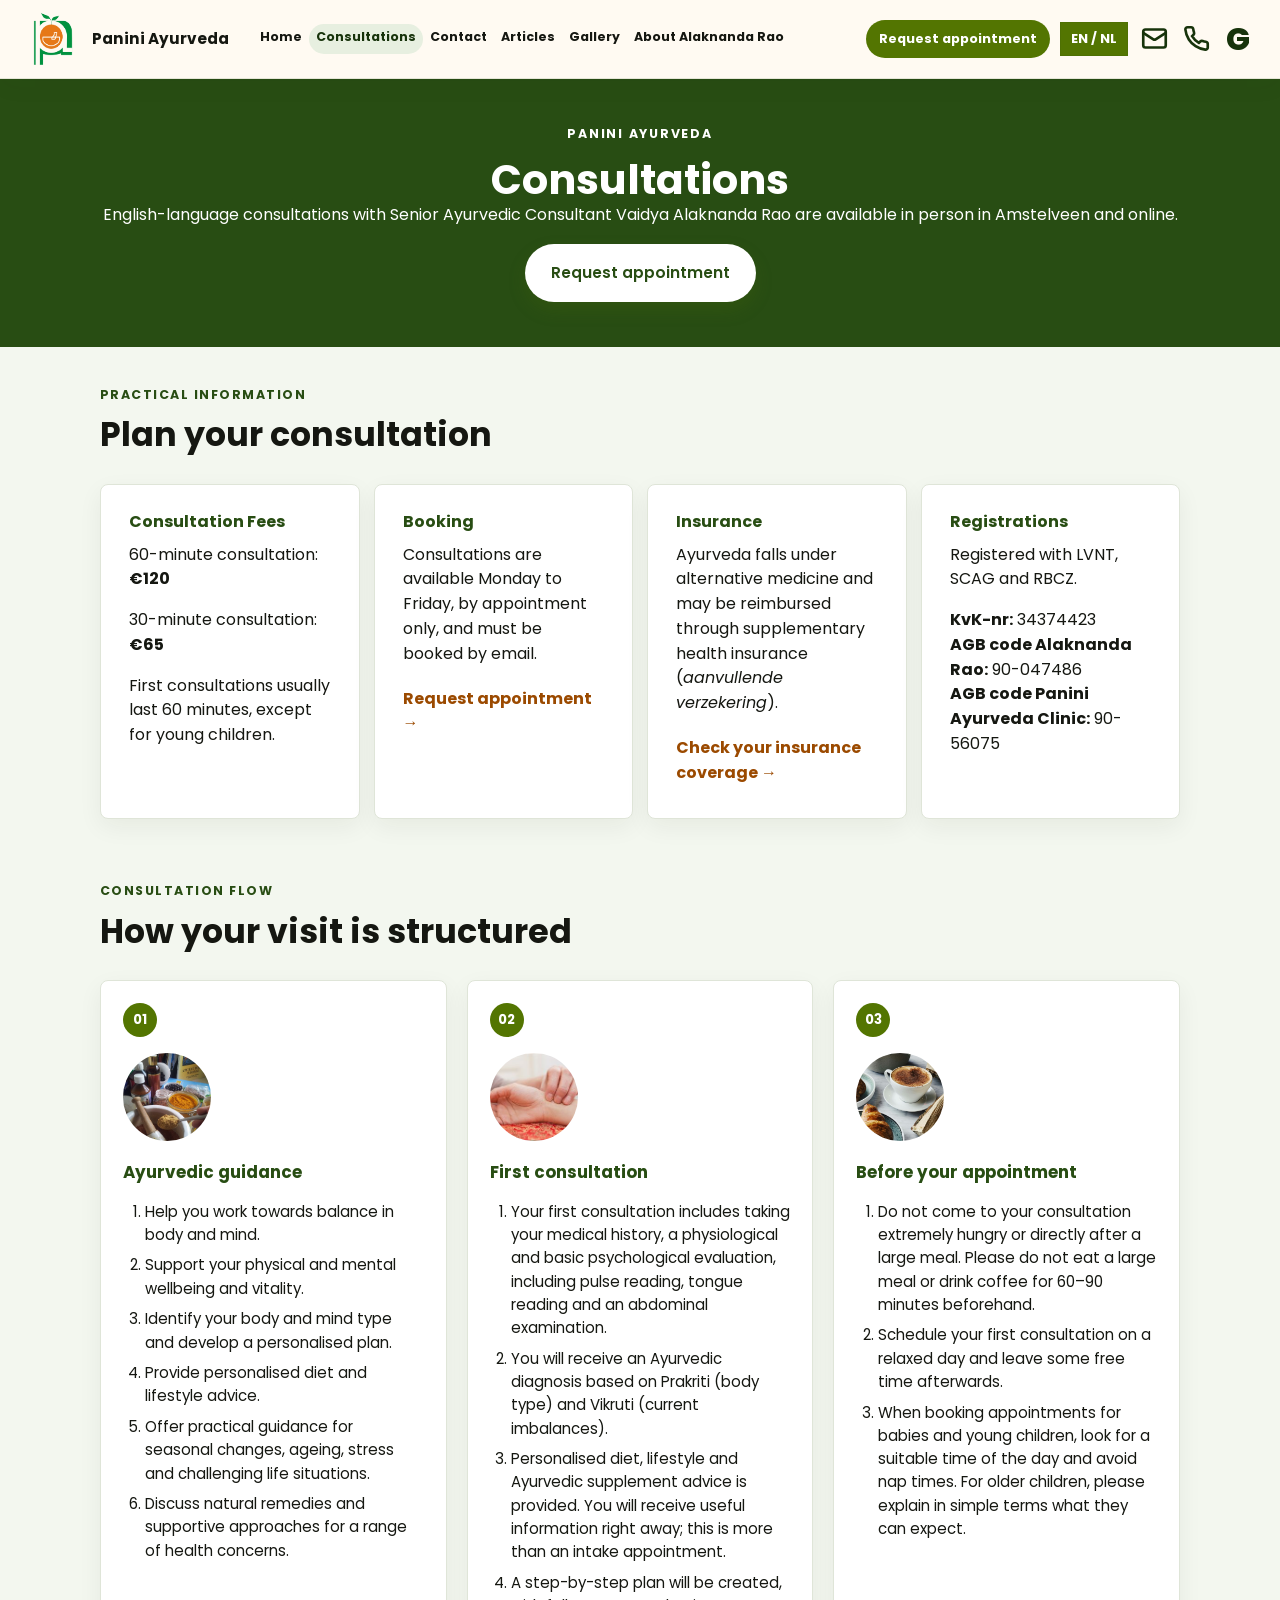
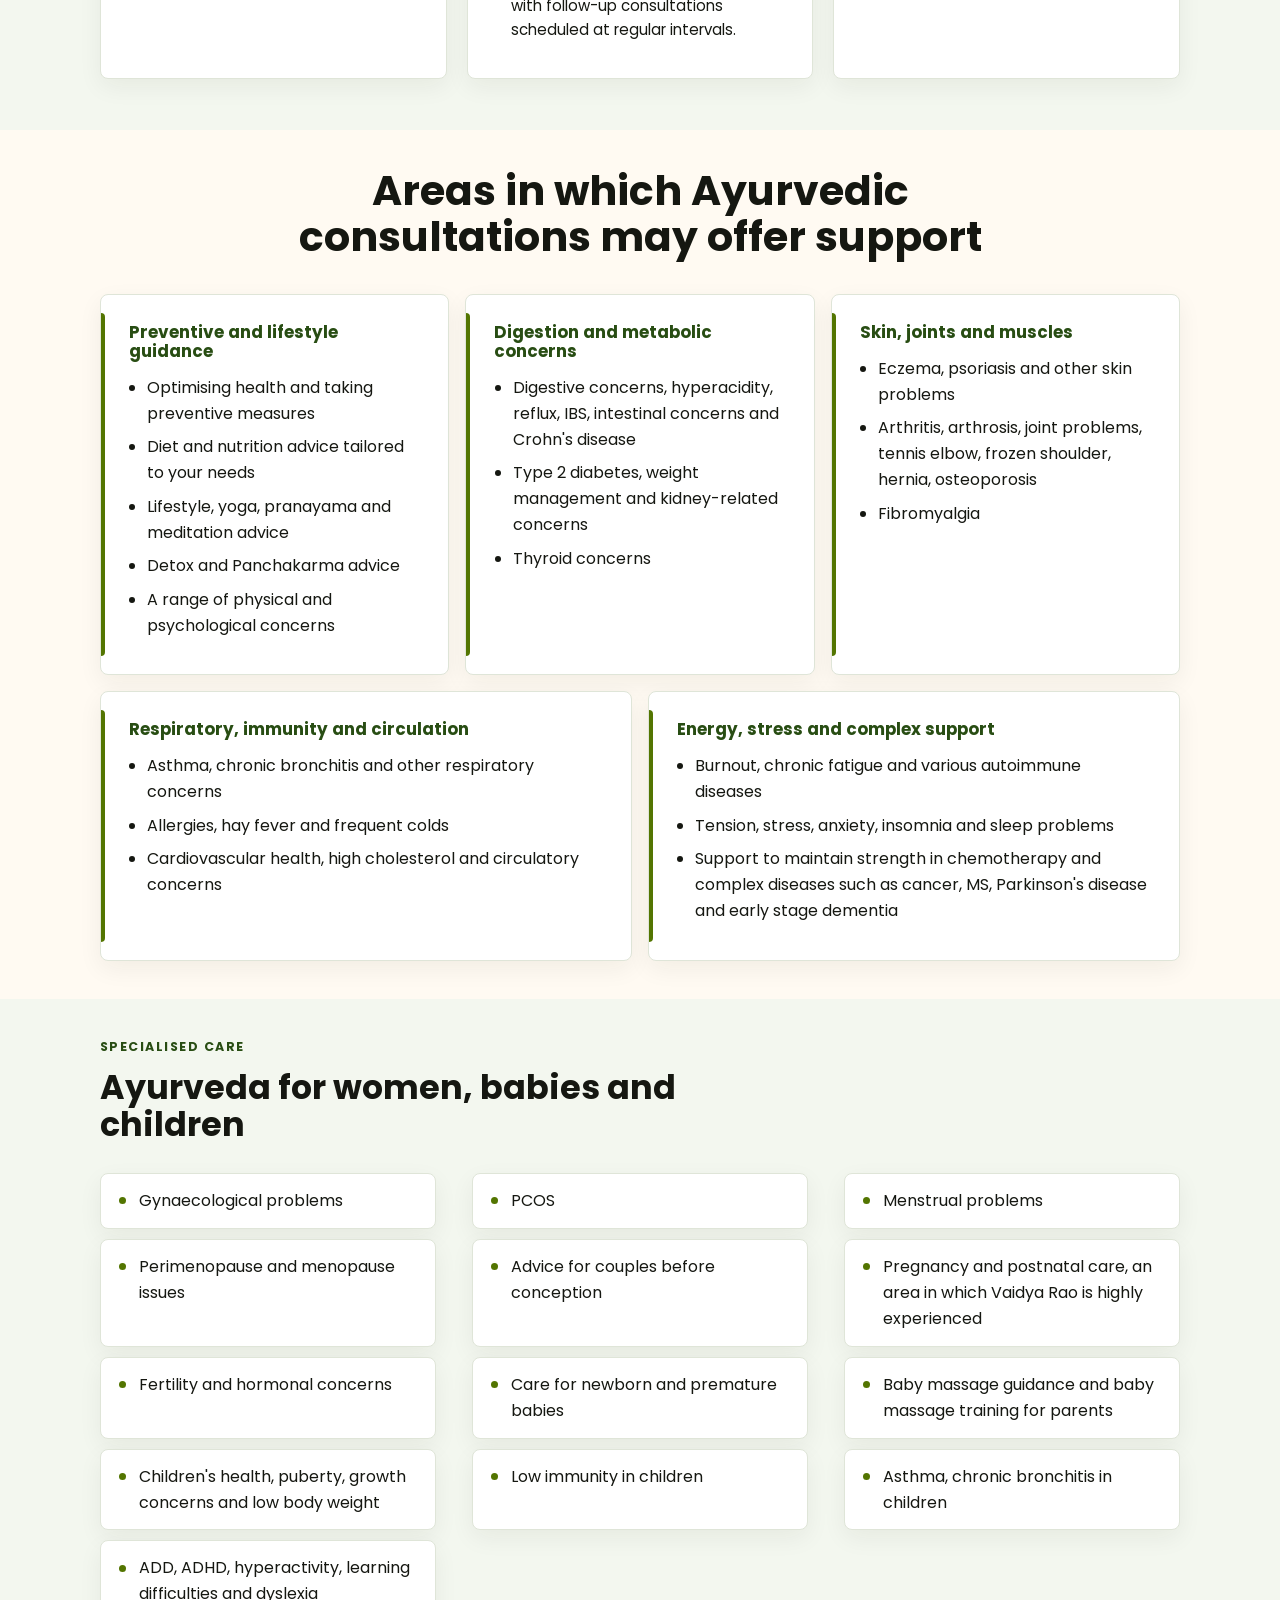
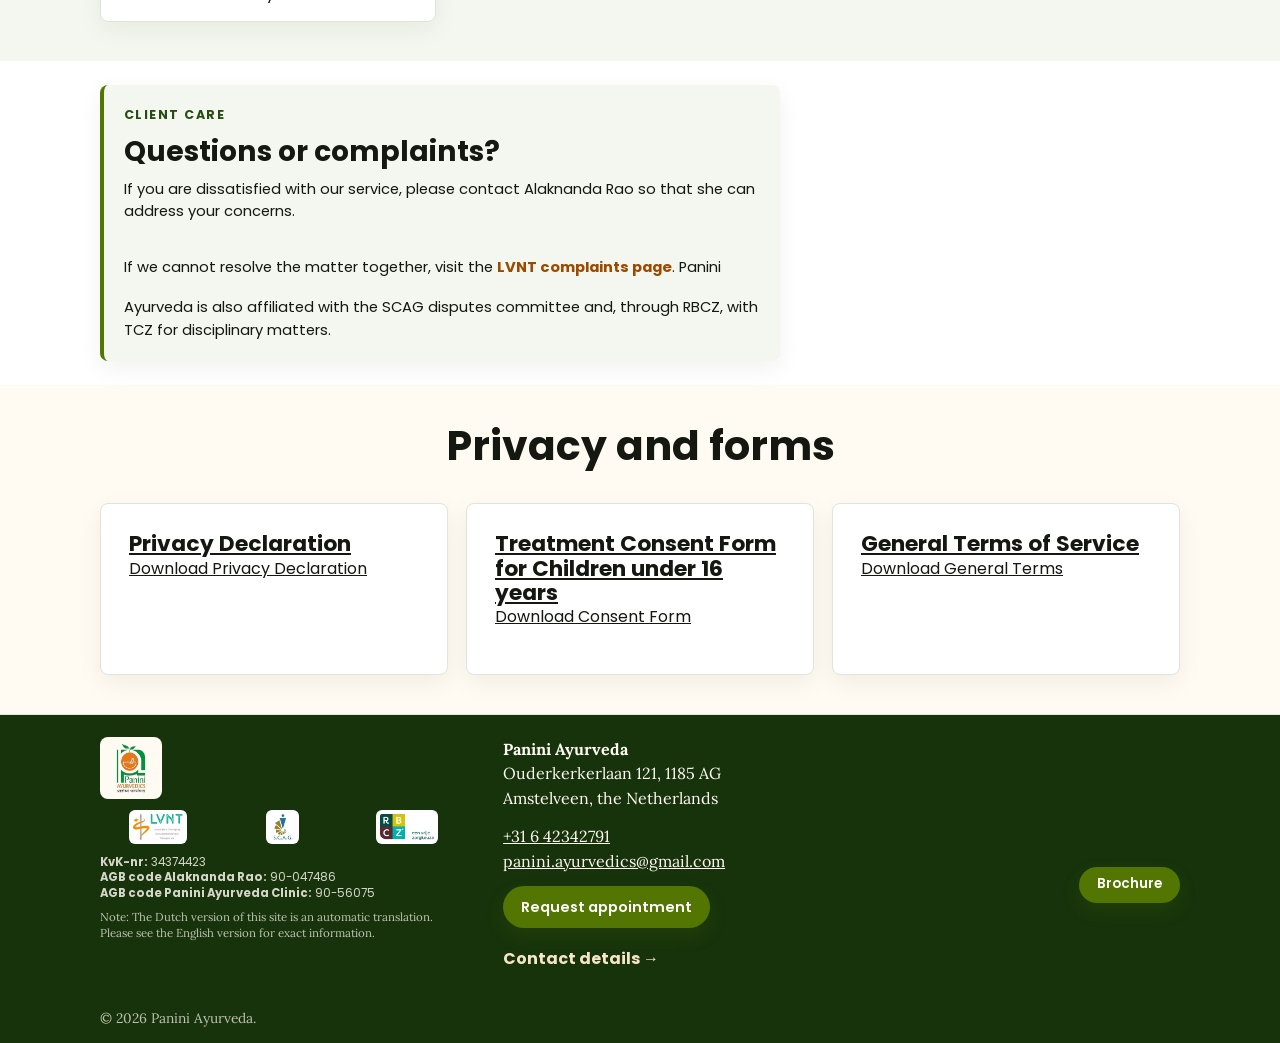
<file: consultations/index.html>
<!doctype html>
<html lang="en">
  <head>
    <meta charset="utf-8">
    <meta name="viewport" content="width=device-width, initial-scale=1">
    <title>Ayurvedic Consultations | Panini Ayurveda | Amstelveen</title>
    <meta name="description" content="Ayurveda consultation fees, booking details, registrations, insurance information and treatment focus areas at Panini Ayurveda.">
    <link rel="canonical" href="https://virajrao10.github.io/panini-ayurveda-website/consultations/">
    <meta property="og:type" content="website">
    <meta property="og:site_name" content="Panini Ayurveda">
    <meta property="og:title" content="Ayurvedic Consultations | Panini Ayurveda | Amstelveen">
    <meta property="og:description" content="Ayurveda consultation fees, booking details, registrations, insurance information and treatment focus areas at Panini Ayurveda.">
    <meta property="og:url" content="https://virajrao10.github.io/panini-ayurveda-website/consultations/">
    <meta property="og:image" content="https://virajrao10.github.io/panini-ayurveda-website/assets/images/consult-before.jpg">
    <meta name="twitter:card" content="summary_large_image">
    <meta name="twitter:title" content="Ayurvedic Consultations | Panini Ayurveda | Amstelveen">
    <meta name="twitter:description" content="Ayurveda consultation fees, booking details, registrations, insurance information and treatment focus areas at Panini Ayurveda.">
    <meta name="twitter:image" content="https://virajrao10.github.io/panini-ayurveda-website/assets/images/consult-before.jpg">
    <link rel="icon" href="../assets/images/favicon.ico">
    <link rel="stylesheet" href="../assets/css/styles.css?v=20260712l">
  </head>
  <body>
    <a class="skip-link" href="#main">Skip to content</a>
    <header class="site-header">
      <div class="wide-container header-inner">
        <a class="brand" href="../" aria-label="Panini Ayurveda home">
          <img src="../assets/images/logo.svg?v=20260531b" alt="Panini Ayurveda" width="120" height="120">
          <span class="brand-name">Panini Ayurveda</span>
        </a>
        <nav class="main-nav" id="main-nav" aria-label="Primary navigation">
          <a href="../">Home</a>
          <a href="../consultations/" aria-current="page">Consultations</a>
          <a href="../contact/">Contact</a>
          <a href="../blog/">Articles</a>
          <a href="../gallery/">Gallery</a>
          <a href="../about-alaknanda-rao/">About Alaknanda Rao</a>
          <div class="mobile-nav-actions" aria-label="Quick contact links">
            <a href="mailto:panini.ayurvedics@gmail.com">Email</a>
            <a href="tel:+31642342791">Call</a>
            <a href="https://google.com/maps/place/Panini+Ayurveda/@52.29804,4.8606073,17z/data=!3m1!4b1!4m6!3m5!1s0x47c60a84057ebaf3:0x899a705b5773ebae!8m2!3d52.29804!4d4.8631822!16s%2Fg%2F11c1x3zlbn" target="_blank" rel="noopener">Map</a>
          </div>
        </nav>
        <div class="header-actions">
          <a class="header-book-button" href="../contact/#appointment-request">Request appointment</a>
          <div class="language-menu" data-language-menu>
            <button class="language-pill" type="button" aria-expanded="false" aria-label="Choose language">EN / NL</button>
            <div class="language-options" role="menu">
              <a href="../consultations/" role="menuitem"><img src="../assets/images/gb.png" alt="" width="32" height="32"> English <span>en</span></a>
              <a href="#" target="_blank" rel="noopener" role="menuitem" data-translate-link><img src="../assets/images/nl.png" alt="" width="32" height="32"> Nederlands <span>nl</span></a>
            </div>
          </div>
          <a class="icon-link" href="mailto:panini.ayurvedics@gmail.com" aria-label="Email Panini Ayurveda"><svg viewBox="0 0 24 24" fill="none" stroke="currentColor" aria-hidden="true"><rect width="20" height="16" x="2" y="4" rx="2"></rect><path d="m22 7-8.97 5.7a1.94 1.94 0 0 1-2.06 0L2 7"></path></svg></a>
          <a class="icon-link" href="tel:+31642342791" aria-label="Call Panini Ayurveda"><svg viewBox="0 0 24 24" fill="none" stroke="currentColor" aria-hidden="true"><path d="M22 16.92v3a2 2 0 0 1-2.18 2 19.8 19.8 0 0 1-8.63-3.07 19.5 19.5 0 0 1-6-6A19.8 19.8 0 0 1 2.12 4.18 2 2 0 0 1 4.11 2h3a2 2 0 0 1 2 1.72c.13.96.36 1.9.68 2.8a2 2 0 0 1-.45 2.11L8.09 9.91a16 16 0 0 0 6 6l1.27-1.27a2 2 0 0 1 2.11-.45c.9.32 1.84.55 2.8.68A2 2 0 0 1 22 16.92z"></path></svg></a>
          <a class="icon-link" href="https://google.com/maps/place/Panini+Ayurveda/@52.29804,4.8606073,17z/data=!3m1!4b1!4m6!3m5!1s0x47c60a84057ebaf3:0x899a705b5773ebae!8m2!3d52.29804!4d4.8631822!16s%2Fg%2F11c1x3zlbn" target="_blank" rel="noopener" aria-label="Open Panini Ayurveda on Google Maps"><span class="google-letter" aria-hidden="true">G</span></a>
          <button class="nav-toggle" type="button" data-nav-toggle aria-controls="main-nav" aria-expanded="false" aria-label="Open navigation"><svg viewBox="0 0 24 24" fill="none" stroke="currentColor" aria-hidden="true"><path d="M4 6h16"></path><path d="M4 12h16"></path><path d="M4 18h16"></path></svg></button>
        </div>
      </div>
    </header>

    <main id="main">
      <section class="green-band">
        <div class="container">
          <p class="eyebrow reveal-up delay-1">Panini Ayurveda</p>
          <h1 class="reveal-up delay-2">Consultations</h1>
          <p class="reveal-up delay-3">English-language consultations with Senior Ayurvedic Consultant Vaidya Alaknanda Rao are available in person in Amstelveen and online.</p>
          <a class="button reveal-up delay-4" href="../contact/#appointment-request">Request appointment</a>
        </div>
      </section>

      <section class="section quick-info-section">
        <div class="container">
          <div class="section-heading">
            <p class="eyebrow">Practical information</p>
            <h2>Plan your consultation</h2>
          </div>
          <div class="quick-info-grid">
          <article class="info-card scroll-reveal reveal-up delay-1">
            <h3>Consultation Fees</h3>
            <p>60-minute consultation: <strong>€120</strong></p>
            <p>30-minute consultation: <strong>€65</strong></p>
            <p>First consultations usually last 60 minutes, except for young children.</p>
          </article>
          <article class="info-card scroll-reveal reveal-up delay-2">
            <h3>Booking</h3>
            <p>Consultations are available Monday to Friday, by appointment only, and must be booked by email.</p>
            <a class="text-link" href="../contact/#appointment-request">Request appointment →</a>
          </article>
          <article class="info-card scroll-reveal reveal-up delay-3">
            <h3>Insurance</h3>
            <p>Ayurveda falls under alternative medicine and may be reimbursed through supplementary health insurance (<em>aanvullende verzekering</em>).</p>
            <a class="text-link" href="https://www.zorgwijzer.nl/vergoeding/ayurveda" target="_blank" rel="noopener">Check your insurance coverage →</a>
          </article>
          <article class="info-card scroll-reveal reveal-up delay-4">
            <h3>Registrations</h3>
            <p>Registered with LVNT, SCAG and RBCZ.</p>
            <p><strong>KvK-nr:</strong> 34374423<br><strong>AGB code Alaknanda Rao:</strong> 90-047486<br><strong>AGB code Panini Ayurveda Clinic:</strong> 90-56075</p>
          </article>
          </div>
        </div>
      </section>

      <section class="section highlight-band consultation-card-section">
        <div class="container">
          <div class="section-heading scroll-reveal">
            <p class="eyebrow">Consultation flow</p>
            <h2>How your visit is structured</h2>
          </div>
          <div class="consultation-cards">
            <article class="card warm-card scroll-reveal reveal-up delay-1">
              <img class="round-thumb" src="../assets/images/consult-before.jpg" alt="Ayurvedic herbs and medicines" width="640" height="480">
              <h3>Ayurvedic guidance</h3>
              <ol>
                <li>Help you work towards balance in body and mind.</li>
                <li>Support your physical and mental wellbeing and vitality.</li>
                <li>Identify your body and mind type and develop a personalised plan.</li>
                <li>Provide personalised diet and lifestyle advice.</li>
                <li>Offer practical guidance for seasonal changes, ageing, stress and challenging life situations.</li>
                <li>Discuss natural remedies and supportive approaches for a range of health concerns.</li>
              </ol>
            </article>
            <article class="card warm-card scroll-reveal reveal-up delay-2">
              <img class="round-thumb" src="../assets/images/consult-ayurveda.jpg" alt="Pulse examination" width="285" height="189">
              <h3>First consultation</h3>
              <ol>
                <li>Your first consultation includes taking your medical history, a physiological and basic psychological evaluation, including pulse reading, tongue reading and an abdominal examination.</li>
                <li>You will receive an Ayurvedic diagnosis based on Prakriti (body type) and Vikruti (current imbalances).</li>
                <li>Personalised diet, lifestyle and Ayurvedic supplement advice is provided. You will receive useful information right away; this is more than an intake appointment.</li>
                <li>A step-by-step plan will be created, with follow-up consultations scheduled at regular intervals.</li>
              </ol>
            </article>
            <article class="card warm-card scroll-reveal reveal-up delay-3">
              <img class="round-thumb" src="../assets/images/consult-pulse.jpeg" alt="Consultation preparation" width="640" height="853">
              <h3>Before your appointment</h3>
              <ol>
                <li>Do not come to your consultation extremely hungry or directly after a large meal. Please do not eat a large meal or drink coffee for 60–90 minutes beforehand.</li>
                <li>Schedule your first consultation on a relaxed day and leave some free time afterwards.</li>
                <li>When booking appointments for babies and young children, look for a suitable time of the day and avoid nap times. For older children, please explain in simple terms what they can expect.</li>
              </ol>
            </article>
          </div>
        </div>
      </section>

      <section class="section">
        <div class="container">
          <div class="centered-heading scroll-reveal">
            <h2>Areas in which Ayurvedic consultations may offer support</h2>
          </div>
          <div class="condition-category-grid">
            <article class="condition-category scroll-reveal reveal-up delay-1">
              <h3>Preventive and lifestyle guidance</h3>
              <ul class="plain-list">
                <li>Optimising health and taking preventive measures</li>
                <li>Diet and nutrition advice tailored to your needs</li>
                <li>Lifestyle, yoga, pranayama and meditation advice</li>
                <li>Detox and Panchakarma advice</li>
                <li>A range of physical and psychological concerns</li>
              </ul>
            </article>
            <article class="condition-category scroll-reveal reveal-up delay-2">
              <h3>Digestion and metabolic concerns</h3>
              <ul class="plain-list">
                <li>Digestive concerns, hyperacidity, reflux, IBS, intestinal concerns and Crohn's disease</li>
                <li>Type 2 diabetes, weight management and kidney-related concerns</li>
                <li>Thyroid concerns</li>
              </ul>
            </article>
            <article class="condition-category scroll-reveal reveal-up delay-3">
              <h3>Skin, joints and muscles</h3>
              <ul class="plain-list">
                <li>Eczema, psoriasis and other skin problems</li>
                <li>Arthritis, arthrosis, joint problems, tennis elbow, frozen shoulder, hernia, osteoporosis</li>
                <li>Fibromyalgia</li>
              </ul>
            </article>
            <article class="condition-category scroll-reveal reveal-up delay-4">
              <h3>Respiratory, immunity and circulation</h3>
              <ul class="plain-list">
                <li>Asthma, chronic bronchitis and other respiratory concerns</li>
                <li>Allergies, hay fever and frequent colds</li>
                <li>Cardiovascular health, high cholesterol and circulatory concerns</li>
              </ul>
            </article>
            <article class="condition-category scroll-reveal reveal-up delay-5">
              <h3>Energy, stress and complex support</h3>
              <ul class="plain-list">
                <li>Burnout, chronic fatigue and various autoimmune diseases</li>
                <li>Tension, stress, anxiety, insomnia and sleep problems</li>
                <li>Support to maintain strength in chemotherapy and complex diseases such as cancer, MS, Parkinson's disease and early stage dementia</li>
              </ul>
            </article>
          </div>
        </div>
      </section>

      <section class="section highlight-band">
        <div class="container">
          <div class="section-heading">
            <p class="eyebrow">Specialised care</p>
            <h2>Ayurveda for women, babies and children</h2>
          </div>
            <ul class="plain-list women-care-list">
              <li>Gynaecological problems</li>
              <li>PCOS</li>
              <li>Menstrual problems</li>
              <li>Perimenopause and menopause issues</li>
              <li>Advice for couples before conception</li>
              <li>Pregnancy and postnatal care, an area in which Vaidya Rao is highly experienced</li>
              <li>Fertility and hormonal concerns</li>
              <li>Care for newborn and premature babies</li>
              <li>Baby massage guidance and baby massage training for parents</li>
              <li>Children's health, puberty, growth concerns and low body weight</li>
              <li>Low immunity in children</li>
              <li>Asthma, chronic bronchitis in children</li>
              <li>ADD, ADHD, hyperactivity, learning difficulties and dyslexia</li>
            </ul>
        </div>
      </section>

      <section class="section complaints-section">
        <div class="container">
          <div class="complaint-panel">
            <p class="eyebrow">Client care</p>
            <h2>Questions or complaints?</h2>
            <p>If you are dissatisfied with our service, please contact Alaknanda Rao so that she can address your concerns.</p>
            <p>If we cannot resolve the matter together, visit the <a class="text-link" href="https://www.lvnt.nl/klachten" target="_blank" rel="noopener">LVNT complaints page</a>. Panini Ayurveda is also affiliated with the SCAG disputes committee and, through RBCZ, with TCZ for disciplinary matters.</p>
          </div>
        </div>
      </section>

      <section class="section">
        <div class="container">
          <div class="centered-heading scroll-reveal">
            <h2>Privacy and forms</h2>
          </div>
          <div class="doc-grid">
            <a class="doc-card scroll-reveal reveal-up delay-1" href="../assets/docs/privacy-declaration.pdf" target="_blank" rel="noopener">
              <h3>Privacy Declaration</h3>
              <p>Download Privacy Declaration</p>
            </a>
            <a class="doc-card scroll-reveal reveal-up delay-2" href="../assets/docs/children-consent-form.pdf" target="_blank" rel="noopener">
              <h3>Treatment Consent Form for Children under 16 years</h3>
              <p>Download Consent Form</p>
            </a>
            <a class="doc-card scroll-reveal reveal-up delay-3" href="../assets/docs/general-terms.pdf" target="_blank" rel="noopener">
              <h3>General Terms of Service</h3>
              <p>Download General Terms</p>
            </a>
          </div>
        </div>
      </section>
    </main>

    <footer class="site-footer">
      <div class="container section-tight footer-replica">
        <div class="footer-identity">
          <img class="footer-logo" src="../assets/images/mark.svg?v=20260531b" alt="Panini Ayurveda mark" width="120" height="120">
          <div class="cert-logos" aria-label="Registration logos">
            <a href="https://www.lvnt.nl/" target="_blank" rel="noopener" aria-label="Open LVNT website"><img src="../assets/images/lvnt.jpg" alt="LVNT" width="649" height="338"></a>
            <a href="https://www.scag.nl/" target="_blank" rel="noopener" aria-label="Open SCAG website"><img src="../assets/images/scag.jpg" alt="SCAG" width="369" height="392"></a>
            <a href="https://rbcz.nu/" target="_blank" rel="noopener" aria-label="Open RBCZ website"><img src="../assets/images/rbcz.png" alt="RBCZ" width="380" height="183"></a>
          </div>
          <p class="footer-registration"><strong>KvK-nr:</strong> 34374423<br><strong>AGB code Alaknanda Rao:</strong> 90-047486<br><strong>AGB code Panini Ayurveda Clinic:</strong> 90-56075</p>
          <p class="footer-note">Note: The Dutch version of this site is an automatic translation. Please see the English version for exact information.</p>
        </div>
        <div class="footer-contact">
          <p><strong>Panini Ayurveda</strong><br>Ouderkerkerlaan 121, 1185 AG<br>Amstelveen, the Netherlands</p>
          <p><a href="tel:+31642342791">+31 6 42342791</a><br><a href="mailto:panini.ayurvedics@gmail.com">panini.ayurvedics@gmail.com</a></p>
          <div class="footer-actions">
            <a class="button footer-email" href="../contact/#appointment-request">Request appointment</a>
            <a class="text-link" href="../contact/">Contact details →</a>
          </div>
        </div>
        <div class="footer-map-wrap">
          <iframe class="footer-map" title="Google Map showing Panini Ayurveda in Amstelveen" loading="lazy" referrerpolicy="no-referrer-when-downgrade" src="https://www.google.com/maps?q=Panini%20Ayurveda%2C%20Ouderkerkerlaan%20121%2C%201185%20AG%20Amstelveen&output=embed"></iframe>
          <a class="button footer-brochure" href="../assets/docs/panini-ayurveda-brochure.pdf" target="_blank" rel="noopener">Brochure</a>
        </div>
      </div>
      <div class="container footer-bottom">&copy; <span data-year>2026</span> Panini Ayurveda.</div>
    </footer>
    <script src="../assets/js/main.js?v=20260712g"></script>
  </body>
</html>
</file>
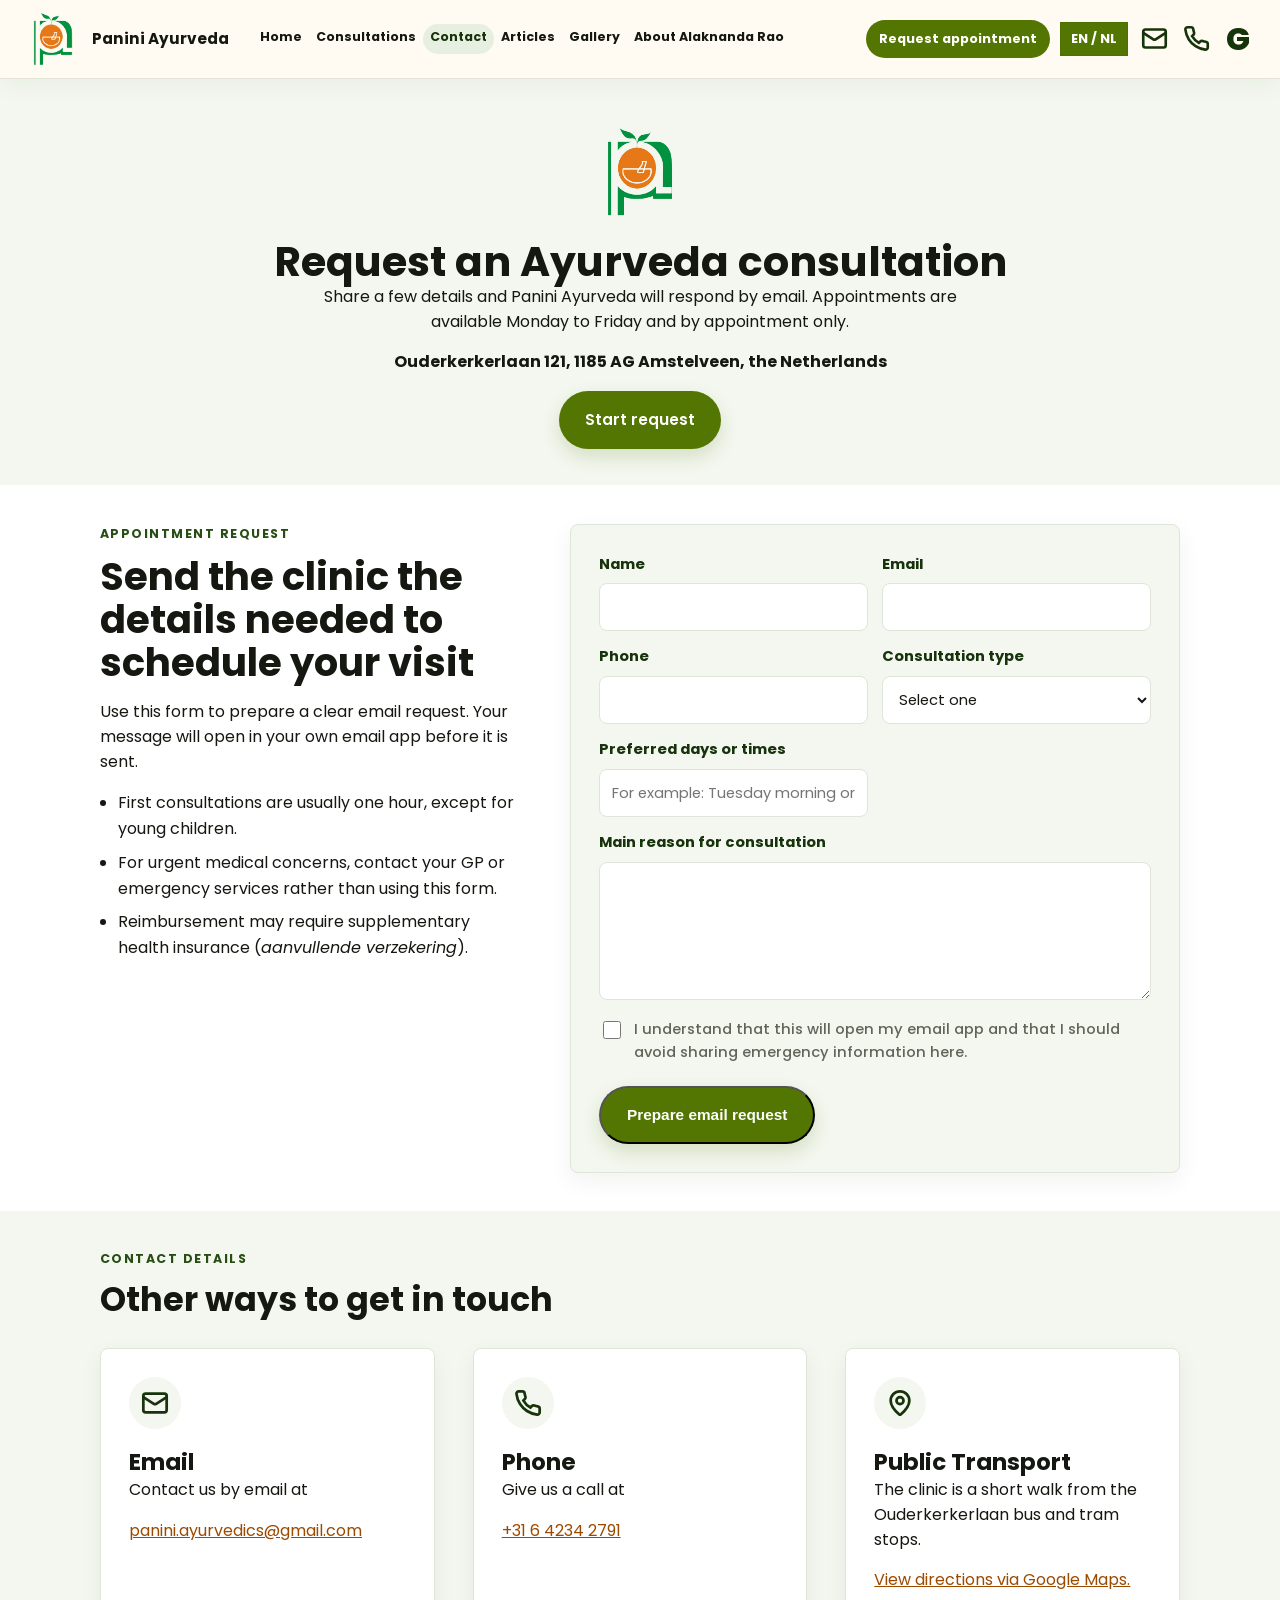
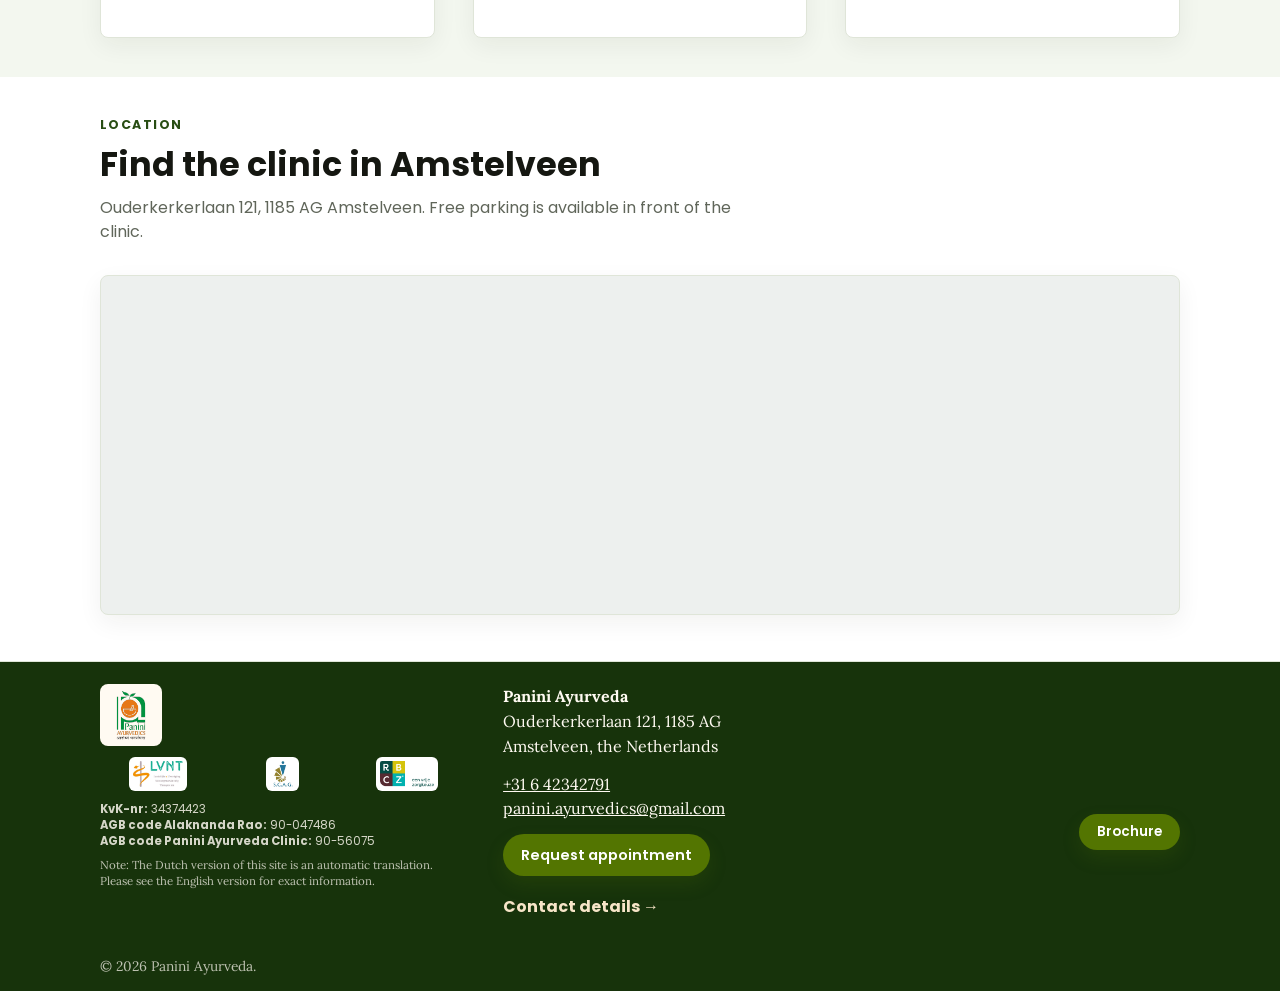
<file: contact/index.html>
<!doctype html>
<html lang="en">
  <head>
    <meta charset="utf-8">
    <meta name="viewport" content="width=device-width, initial-scale=1">
    <title>Contact Panini Ayurveda Clinic | Amstelveen</title>
    <meta name="description" content="Request an Ayurveda consultation with Panini Ayurveda Clinic in Amstelveen by email or phone and view directions.">
    <link rel="canonical" href="https://virajrao10.github.io/panini-ayurveda-website/contact/">
    <meta property="og:type" content="website">
    <meta property="og:site_name" content="Panini Ayurveda">
    <meta property="og:title" content="Contact Panini Ayurveda Clinic | Amstelveen">
    <meta property="og:description" content="Request an Ayurveda consultation with Panini Ayurveda Clinic in Amstelveen by email or phone and view directions.">
    <meta property="og:url" content="https://virajrao10.github.io/panini-ayurveda-website/contact/">
    <meta property="og:image" content="https://virajrao10.github.io/panini-ayurveda-website/assets/images/home-hero.jpg">
    <meta name="twitter:card" content="summary_large_image">
    <meta name="twitter:title" content="Contact Panini Ayurveda Clinic | Amstelveen">
    <meta name="twitter:description" content="Request an Ayurveda consultation with Panini Ayurveda Clinic in Amstelveen by email or phone and view directions.">
    <meta name="twitter:image" content="https://virajrao10.github.io/panini-ayurveda-website/assets/images/home-hero.jpg">
    <link rel="icon" href="../assets/images/favicon.ico">
    <link rel="stylesheet" href="../assets/css/styles.css?v=20260712l">
    <script type="application/ld+json">{"@context":"https://schema.org","@type":"LocalBusiness","name":"Panini Ayurveda","description":"Ayurveda consultations in English with Vaidya Alaknanda Rao in Amstelveen.","url":"https://virajrao10.github.io/panini-ayurveda-website/","image":"https://virajrao10.github.io/panini-ayurveda-website/assets/images/home-hero.jpg","telephone":"+31 6 42342791","email":"panini.ayurvedics@gmail.com","priceRange":"EUR 65-120","hasMap":"https://www.google.com/maps/search/?api=1&query=Panini%20Ayurveda%20Ouderkerkerlaan%20121%20Amstelveen","areaServed":["Amstelveen","Amsterdam","The Netherlands"],"address":{"@type":"PostalAddress","streetAddress":"Ouderkerkerlaan 121","postalCode":"1185AG","addressLocality":"Amstelveen","addressCountry":"NL"},"makesOffer":[{"@type":"Offer","name":"One hour Ayurveda consultation","price":"120","priceCurrency":"EUR"},{"@type":"Offer","name":"Half hour Ayurveda consultation","price":"65","priceCurrency":"EUR"}],"openingHoursSpecification":[{"@type":"OpeningHoursSpecification","dayOfWeek":["Monday","Tuesday","Wednesday","Thursday","Friday"],"description":"By appointment only"}]}</script>
  </head>
  <body>
    <a class="skip-link" href="#main">Skip to content</a>
    <header class="site-header">
      <div class="wide-container header-inner">
        <a class="brand" href="../" aria-label="Panini Ayurveda home">
          <img src="../assets/images/logo.svg?v=20260531b" alt="Panini Ayurveda" width="120" height="120">
          <span class="brand-name">Panini Ayurveda</span>
        </a>
        <nav class="main-nav" id="main-nav" aria-label="Primary navigation">
          <a href="../">Home</a>
          <a href="../consultations/">Consultations</a>
          <a href="../contact/" aria-current="page">Contact</a>
          <a href="../blog/">Articles</a>
          <a href="../gallery/">Gallery</a>
          <a href="../about-alaknanda-rao/">About Alaknanda Rao</a>
          <div class="mobile-nav-actions" aria-label="Quick contact links">
            <a href="mailto:panini.ayurvedics@gmail.com">Email</a>
            <a href="tel:+31642342791">Call</a>
            <a href="https://google.com/maps/place/Panini+Ayurveda/@52.29804,4.8606073,17z/data=!3m1!4b1!4m6!3m5!1s0x47c60a84057ebaf3:0x899a705b5773ebae!8m2!3d52.29804!4d4.8631822!16s%2Fg%2F11c1x3zlbn" target="_blank" rel="noopener">Map</a>
          </div>
        </nav>
        <div class="header-actions">
          <a class="header-book-button" href="#appointment-request">Request appointment</a>
          <div class="language-menu" data-language-menu>
            <button class="language-pill" type="button" aria-expanded="false" aria-label="Choose language">EN / NL</button>
            <div class="language-options" role="menu">
              <a href="../contact/" role="menuitem"><img src="../assets/images/gb.png" alt="" width="32" height="32"> English <span>en</span></a>
              <a href="#" target="_blank" rel="noopener" role="menuitem" data-translate-link><img src="../assets/images/nl.png" alt="" width="32" height="32"> Nederlands <span>nl</span></a>
            </div>
          </div>
          <a class="icon-link" href="mailto:panini.ayurvedics@gmail.com" aria-label="Email Panini Ayurveda"><svg viewBox="0 0 24 24" fill="none" stroke="currentColor" aria-hidden="true"><rect width="20" height="16" x="2" y="4" rx="2"></rect><path d="m22 7-8.97 5.7a1.94 1.94 0 0 1-2.06 0L2 7"></path></svg></a>
          <a class="icon-link" href="tel:+31642342791" aria-label="Call Panini Ayurveda"><svg viewBox="0 0 24 24" fill="none" stroke="currentColor" aria-hidden="true"><path d="M22 16.92v3a2 2 0 0 1-2.18 2 19.8 19.8 0 0 1-8.63-3.07 19.5 19.5 0 0 1-6-6A19.8 19.8 0 0 1 2.12 4.18 2 2 0 0 1 4.11 2h3a2 2 0 0 1 2 1.72c.13.96.36 1.9.68 2.8a2 2 0 0 1-.45 2.11L8.09 9.91a16 16 0 0 0 6 6l1.27-1.27a2 2 0 0 1 2.11-.45c.9.32 1.84.55 2.8.68A2 2 0 0 1 22 16.92z"></path></svg></a>
          <a class="icon-link" href="https://google.com/maps/place/Panini+Ayurveda/@52.29804,4.8606073,17z/data=!3m1!4b1!4m6!3m5!1s0x47c60a84057ebaf3:0x899a705b5773ebae!8m2!3d52.29804!4d4.8631822!16s%2Fg%2F11c1x3zlbn" target="_blank" rel="noopener" aria-label="Open Panini Ayurveda on Google Maps"><span class="google-letter" aria-hidden="true">G</span></a>
          <button class="nav-toggle" type="button" data-nav-toggle aria-controls="main-nav" aria-expanded="false" aria-label="Open navigation"><svg viewBox="0 0 24 24" fill="none" stroke="currentColor" aria-hidden="true"><path d="M4 6h16"></path><path d="M4 12h16"></path><path d="M4 18h16"></path></svg></button>
        </div>
      </div>
    </header>

    <main id="main">
      <section class="section contact-hero">
        <div class="container centered-heading">
          <img class="contact-mark reveal-up delay-1" src="../assets/images/logo.svg?v=20260531b" width="90" height="90" alt="Panini Ayurveda mark">
          <h1 class="reveal-up delay-2">Request an Ayurveda consultation</h1>
          <p class="reveal-up delay-3">Share a few details and Panini Ayurveda will respond by email. Appointments are available Monday to Friday and by appointment only.</p>
          <p class="reveal-up delay-4"><strong>Ouderkerkerlaan 121, 1185 AG Amstelveen, the Netherlands</strong></p>
          <a class="button reveal-up delay-5" href="#appointment-request">Start request</a>
        </div>
      </section>

      <section class="section appointment-section" id="appointment-request" aria-labelledby="appointment-title">
        <div class="container appointment-layout">
          <div class="scroll-reveal reveal-left">
            <p class="eyebrow">Appointment request</p>
            <h2 id="appointment-title">Send the clinic the details needed to schedule your visit</h2>
            <p>Use this form to prepare a clear email request. Your message will open in your own email app before it is sent.</p>
            <ul class="plain-list appointment-notes">
              <li>First consultations are usually one hour, except for young children.</li>
              <li>For urgent medical concerns, contact your GP or emergency services rather than using this form.</li>
              <li>Reimbursement may require supplementary health insurance (<em>aanvullende verzekering</em>).</li>
            </ul>
          </div>
          <form class="appointment-form scroll-reveal reveal-right" data-appointment-form action="mailto:panini.ayurvedics@gmail.com" method="post" enctype="text/plain">
            <div class="form-grid">
              <label>
                Name
                <input name="name" autocomplete="name" required>
              </label>
              <label>
                Email
                <input name="email" type="email" autocomplete="email" required>
              </label>
              <label>
                Phone
                <input name="phone" type="tel" autocomplete="tel">
              </label>
              <label>
                Consultation type
                <select name="consultation_type" required>
                  <option value="">Select one</option>
                  <option>First consultation, adult</option>
                  <option>Follow-up consultation</option>
                  <option>Child consultation</option>
                  <option>General question before booking</option>
                </select>
              </label>
              <label>
                Preferred days or times
                <input name="preferred_times" placeholder="For example: Tuesday morning or Friday afternoon">
              </label>
              <label>
                Main reason for consultation
                <textarea name="message" rows="5" required></textarea>
              </label>
            </div>
            <label class="consent-row">
              <input name="consent" type="checkbox" required>
              I understand that this will open my email app and that I should avoid sharing emergency information here.
            </label>
            <button class="button" type="submit">Prepare email request</button>
          </form>
        </div>
      </section>

      <section class="section contact-methods">
        <div class="container">
          <div class="section-heading">
            <p class="eyebrow">Contact details</p>
            <h2>Other ways to get in touch</h2>
          </div>
          <div class="contact-grid">
          <article class="contact-card scroll-reveal reveal-up delay-1">
            <span class="icon-button" aria-hidden="true"><svg viewBox="0 0 24 24" fill="none" stroke="currentColor"><rect width="20" height="16" x="2" y="4" rx="2"></rect><path d="m22 7-8.97 5.7a1.94 1.94 0 0 1-2.06 0L2 7"></path></svg></span>
            <h3>Email</h3>
            <p>Contact us by email at</p>
            <p><a href="mailto:panini.ayurvedics@gmail.com">panini.ayurvedics@gmail.com</a></p>
          </article>
          <article class="contact-card scroll-reveal reveal-up delay-2">
            <span class="icon-button" aria-hidden="true"><svg viewBox="0 0 24 24" fill="none" stroke="currentColor"><path d="M22 16.92v3a2 2 0 0 1-2.18 2 19.8 19.8 0 0 1-8.63-3.07 19.5 19.5 0 0 1-6-6A19.8 19.8 0 0 1 2.12 4.18 2 2 0 0 1 4.11 2h3a2 2 0 0 1 2 1.72c.13.96.36 1.9.68 2.8a2 2 0 0 1-.45 2.11L8.09 9.91a16 16 0 0 0 6 6l1.27-1.27a2 2 0 0 1 2.11-.45c.9.32 1.84.55 2.8.68A2 2 0 0 1 22 16.92z"></path></svg></span>
            <h3>Phone</h3>
            <p>Give us a call at</p>
            <p><a href="tel:+31642342791">+31 6 4234 2791</a></p>
          </article>
          <article class="contact-card scroll-reveal reveal-up delay-3">
            <span class="icon-button" aria-hidden="true"><svg viewBox="0 0 24 24" fill="none" stroke="currentColor"><path d="M20 10c0 4.99-5.54 10.2-7.4 11.82a1 1 0 0 1-1.2 0C9.54 20.2 4 14.99 4 10a8 8 0 0 1 16 0Z"></path><circle cx="12" cy="10" r="3"></circle></svg></span>
            <h3>Public Transport</h3>
            <p>The clinic is a short walk from the Ouderkerkerlaan bus and tram stops.</p>
            <p><a href="https://www.google.com/maps/dir//Panini+Ayurveda,+Ouderkerkerlaan+121,+1185+AG+Amstelveen,+Netherlands/@52.2980113,4.780782,12z/data=!3m1!4b1!4m9!4m8!1m0!1m5!1m1!1s0x47c60a84057ebaf3:0x899a705b5773ebae!2m2!1d4.8631871!2d52.2980476!3e3" target="_blank" rel="noopener">View directions via Google Maps.</a></p>
          </article>
          </div>
        </div>
      </section>

      <section class="section map-section" aria-labelledby="map-title">
        <div class="container">
          <div class="section-heading">
            <p class="eyebrow">Location</p>
            <h2 id="map-title">Find the clinic in Amstelveen</h2>
            <p>Ouderkerkerlaan 121, 1185 AG Amstelveen. Free parking is available in front of the clinic.</p>
          </div>
          <iframe class="map-frame scroll-reveal" title="Map to Panini Ayurveda in Amstelveen" loading="lazy" referrerpolicy="no-referrer-when-downgrade" src="https://www.google.com/maps?q=Ouderkerkerlaan%20121%2C%201185AG%20Amstelveen%2C%20The%20Netherlands&output=embed"></iframe>
        </div>
      </section>
    </main>

    <footer class="site-footer">
      <div class="container section-tight footer-replica">
        <div class="footer-identity">
          <img class="footer-logo" src="../assets/images/mark.svg?v=20260531b" alt="Panini Ayurveda mark" width="120" height="120">
          <div class="cert-logos" aria-label="Registration logos">
            <a href="https://www.lvnt.nl/" target="_blank" rel="noopener" aria-label="Open LVNT website"><img src="../assets/images/lvnt.jpg" alt="LVNT" width="649" height="338"></a>
            <a href="https://www.scag.nl/" target="_blank" rel="noopener" aria-label="Open SCAG website"><img src="../assets/images/scag.jpg" alt="SCAG" width="369" height="392"></a>
            <a href="https://rbcz.nu/" target="_blank" rel="noopener" aria-label="Open RBCZ website"><img src="../assets/images/rbcz.png" alt="RBCZ" width="380" height="183"></a>
          </div>
          <p class="footer-registration"><strong>KvK-nr:</strong> 34374423<br><strong>AGB code Alaknanda Rao:</strong> 90-047486<br><strong>AGB code Panini Ayurveda Clinic:</strong> 90-56075</p>
          <p class="footer-note">Note: The Dutch version of this site is an automatic translation. Please see the English version for exact information.</p>
        </div>
        <div class="footer-contact">
          <p><strong>Panini Ayurveda</strong><br>Ouderkerkerlaan 121, 1185 AG<br>Amstelveen, the Netherlands</p>
          <p><a href="tel:+31642342791">+31 6 42342791</a><br><a href="mailto:panini.ayurvedics@gmail.com">panini.ayurvedics@gmail.com</a></p>
          <div class="footer-actions">
            <a class="button footer-email" href="#appointment-request">Request appointment</a>
            <a class="text-link" href="../contact/">Contact details →</a>
          </div>
        </div>
        <div class="footer-map-wrap">
          <iframe class="footer-map" title="Google Map showing Panini Ayurveda in Amstelveen" loading="lazy" referrerpolicy="no-referrer-when-downgrade" src="https://www.google.com/maps?q=Panini%20Ayurveda%2C%20Ouderkerkerlaan%20121%2C%201185%20AG%20Amstelveen&output=embed"></iframe>
          <a class="button footer-brochure" href="../assets/docs/panini-ayurveda-brochure.pdf" target="_blank" rel="noopener">Brochure</a>
        </div>
      </div>
      <div class="container footer-bottom">&copy; <span data-year>2026</span> Panini Ayurveda.</div>
    </footer>
    <script src="../assets/js/main.js?v=20260712g"></script>
  </body>
</html>
</file>
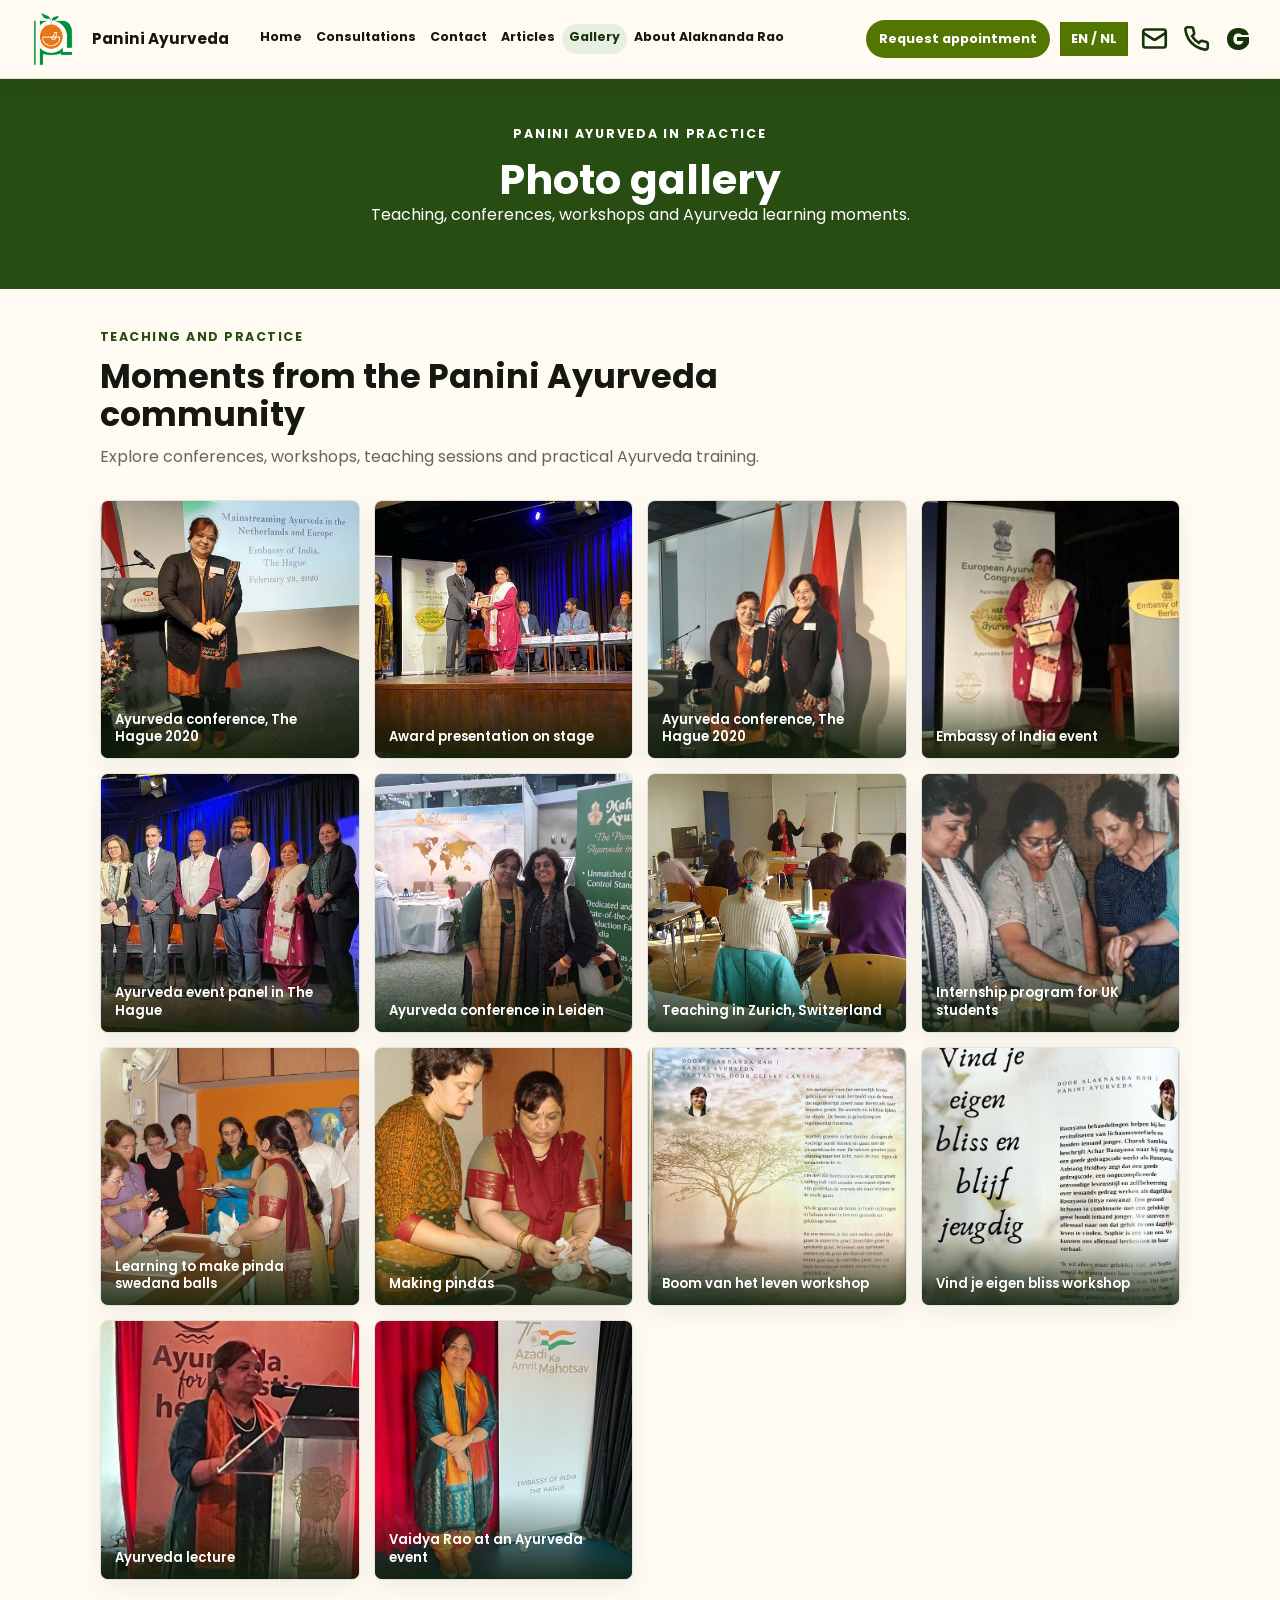
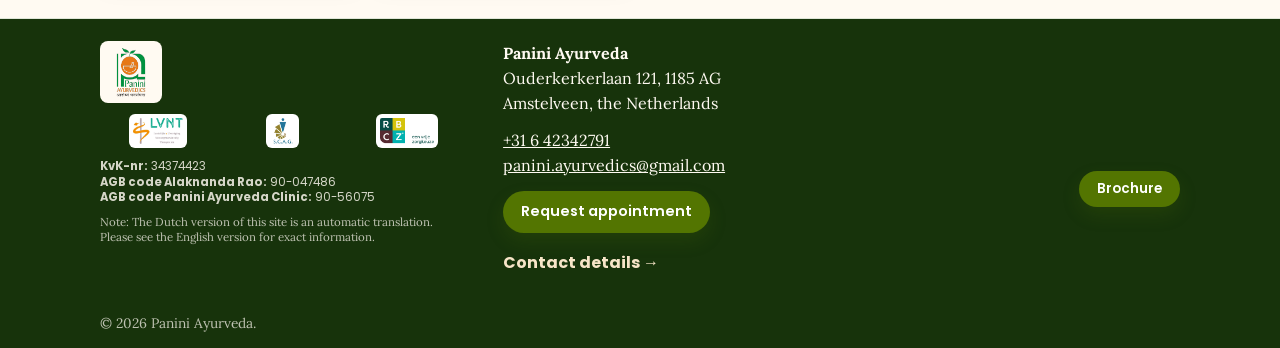
<file: gallery/index.html>
<!doctype html>
<html lang="en">
  <head>
    <meta charset="utf-8">
    <meta name="viewport" content="width=device-width, initial-scale=1">
    <title>Photo Gallery | Panini Ayurveda</title>
    <meta name="description" content="Photo gallery of Panini Ayurveda teaching, conferences, workshops and internship programmes.">
    <link rel="canonical" href="https://virajrao10.github.io/panini-ayurveda-website/gallery/">
    <meta property="og:type" content="website">
    <meta property="og:site_name" content="Panini Ayurveda">
    <meta property="og:title" content="Photo Gallery | Panini Ayurveda">
    <meta property="og:description" content="Photo gallery of Panini Ayurveda teaching, conferences, workshops and internship programmes.">
    <meta property="og:url" content="https://virajrao10.github.io/panini-ayurveda-website/gallery/">
    <meta property="og:image" content="https://virajrao10.github.io/panini-ayurveda-website/assets/images/gallery-conference-hague-2020.jpg">
    <meta name="twitter:card" content="summary_large_image">
    <meta name="twitter:title" content="Photo Gallery | Panini Ayurveda">
    <meta name="twitter:description" content="Photo gallery of Panini Ayurveda teaching, conferences, workshops and internship programmes.">
    <meta name="twitter:image" content="https://virajrao10.github.io/panini-ayurveda-website/assets/images/gallery-conference-hague-2020.jpg">
    <link rel="icon" href="../assets/images/favicon.ico">
    <link rel="stylesheet" href="../assets/css/styles.css?v=20260712l">
  </head>
  <body>
    <a class="skip-link" href="#main">Skip to content</a>
    <header class="site-header">
      <div class="wide-container header-inner">
        <a class="brand" href="../" aria-label="Panini Ayurveda home">
          <img src="../assets/images/logo.svg?v=20260531b" alt="Panini Ayurveda" width="120" height="120">
          <span class="brand-name">Panini Ayurveda</span>
        </a>
        <nav class="main-nav" id="main-nav" aria-label="Primary navigation">
          <a href="../">Home</a>
          <a href="../consultations/">Consultations</a>
          <a href="../contact/">Contact</a>
          <a href="../blog/">Articles</a>
          <a href="../gallery/" aria-current="page">Gallery</a>
          <a href="../about-alaknanda-rao/">About Alaknanda Rao</a>
          <div class="mobile-nav-actions" aria-label="Quick contact links">
            <a href="mailto:panini.ayurvedics@gmail.com">Email</a>
            <a href="tel:+31642342791">Call</a>
            <a href="https://google.com/maps/place/Panini+Ayurveda/@52.29804,4.8606073,17z/data=!3m1!4b1!4m6!3m5!1s0x47c60a84057ebaf3:0x899a705b5773ebae!8m2!3d52.29804!4d4.8631822!16s%2Fg%2F11c1x3zlbn" target="_blank" rel="noopener">Map</a>
          </div>
        </nav>
        <div class="header-actions">
          <a class="header-book-button" href="../contact/#appointment-request">Request appointment</a>
          <div class="language-menu" data-language-menu>
            <button class="language-pill" type="button" aria-expanded="false" aria-label="Choose language">EN / NL</button>
            <div class="language-options" role="menu">
              <a href="../gallery/" role="menuitem"><img src="../assets/images/gb.png" alt="" width="32" height="32"> English <span>en</span></a>
              <a href="#" target="_blank" rel="noopener" role="menuitem" data-translate-link><img src="../assets/images/nl.png" alt="" width="32" height="32"> Nederlands <span>nl</span></a>
            </div>
          </div>
          <a class="icon-link" href="mailto:panini.ayurvedics@gmail.com" aria-label="Email Panini Ayurveda"><svg viewBox="0 0 24 24" fill="none" stroke="currentColor" aria-hidden="true"><rect width="20" height="16" x="2" y="4" rx="2"></rect><path d="m22 7-8.97 5.7a1.94 1.94 0 0 1-2.06 0L2 7"></path></svg></a>
          <a class="icon-link" href="tel:+31642342791" aria-label="Call Panini Ayurveda"><svg viewBox="0 0 24 24" fill="none" stroke="currentColor" aria-hidden="true"><path d="M22 16.92v3a2 2 0 0 1-2.18 2 19.8 19.8 0 0 1-8.63-3.07 19.5 19.5 0 0 1-6-6A19.8 19.8 0 0 1 2.12 4.18 2 2 0 0 1 4.11 2h3a2 2 0 0 1 2 1.72c.13.96.36 1.9.68 2.8a2 2 0 0 1-.45 2.11L8.09 9.91a16 16 0 0 0 6 6l1.27-1.27a2 2 0 0 1 2.11-.45c.9.32 1.84.55 2.8.68A2 2 0 0 1 22 16.92z"></path></svg></a>
          <a class="icon-link" href="https://google.com/maps/place/Panini+Ayurveda/@52.29804,4.8606073,17z/data=!3m1!4b1!4m6!3m5!1s0x47c60a84057ebaf3:0x899a705b5773ebae!8m2!3d52.29804!4d4.8631822!16s%2Fg%2F11c1x3zlbn" target="_blank" rel="noopener" aria-label="Open Panini Ayurveda on Google Maps"><span class="google-letter" aria-hidden="true">G</span></a>
          <button class="nav-toggle" type="button" data-nav-toggle aria-controls="main-nav" aria-expanded="false" aria-label="Open navigation"><svg viewBox="0 0 24 24" fill="none" stroke="currentColor" aria-hidden="true"><path d="M4 6h16"></path><path d="M4 12h16"></path><path d="M4 18h16"></path></svg></button>
        </div>
      </div>
    </header>

    <main id="main">
      <section class="green-band">
        <div class="container">
          <p class="eyebrow reveal-up delay-1">Panini Ayurveda in practice</p>
          <h1 class="reveal-up delay-2">Photo gallery</h1>
          <p class="reveal-up delay-3">Teaching, conferences, workshops and Ayurveda learning moments.</p>
        </div>
      </section>

      <section class="section">
        <div class="container">
          <div class="section-heading">
            <p class="eyebrow">Teaching and practice</p>
            <h2>Moments from the Panini Ayurveda community</h2>
            <p>Explore conferences, workshops, teaching sessions and practical Ayurveda training.</p>
          </div>
          <div class="gallery-grid">
          <button class="gallery-item scroll-reveal reveal-up delay-1" type="button" data-gallery-item data-caption="Ayurveda conference, The Hague 2020"><img src="../assets/images/gallery-conference-hague-2020.jpg" alt="Alaknanda Rao at an Ayurveda conference in The Hague" width="640" height="480"></button>
          <button class="gallery-item scroll-reveal reveal-up delay-2" type="button" data-gallery-item data-caption="Award presentation on stage"><img src="../assets/images/gallery-azadi-portrait.jpg" alt="Alaknanda Rao during an award presentation on stage" width="640" height="480"></button>
          <button class="gallery-item scroll-reveal reveal-up delay-3" type="button" data-gallery-item data-caption="Ayurveda conference, The Hague 2020"><img src="../assets/images/gallery-award-stage.jpg" alt="Alaknanda Rao with attendees at an Ayurveda conference in The Hague" width="640" height="853"></button>
          <button class="gallery-item scroll-reveal reveal-up delay-4" type="button" data-gallery-item data-caption="Embassy of India event"><img src="../assets/images/gallery-lecture-hague.jpg" alt="Alaknanda Rao at an Embassy of India event" width="640" height="360"></button>
          <button class="gallery-item scroll-reveal reveal-up delay-5" type="button" data-gallery-item data-caption="Ayurveda event panel in The Hague"><img src="../assets/images/gallery-panel-hague.jpg" alt="Group photo on stage at an Ayurveda event" width="640" height="427"></button>
          <button class="gallery-item scroll-reveal reveal-up delay-1" type="button" data-gallery-item data-caption="Ayurveda conference in Leiden"><img src="../assets/images/gallery-leiden-conference.jpg" alt="Vaidya Rao with Vaidya Kshire at a conference in Leiden" width="640" height="480"></button>
          <button class="gallery-item scroll-reveal reveal-up delay-2" type="button" data-gallery-item data-caption="Teaching in Zurich, Switzerland"><img src="../assets/images/gallery-zurich-teaching.jpg" alt="Vaidya Rao teaching in Zurich" width="640" height="480"></button>
          <button class="gallery-item scroll-reveal reveal-up delay-3" type="button" data-gallery-item data-caption="Internship program for UK students"><img src="../assets/images/gallery-uk-students.jpg" alt="Internship program for UK students" width="640" height="853"></button>
          <button class="gallery-item scroll-reveal reveal-up delay-4" type="button" data-gallery-item data-caption="Learning to make pinda swedana balls"><img src="../assets/images/gallery-learning-pinda.jpg" alt="Students learning to make pinda swedana balls" width="640" height="480"></button>
          <button class="gallery-item scroll-reveal reveal-up delay-5" type="button" data-gallery-item data-caption="Making pindas"><img src="../assets/images/gallery-making-pindas.jpg" alt="Making pinda swedana balls" width="640" height="360"></button>
          <button class="gallery-item scroll-reveal reveal-up delay-1" type="button" data-gallery-item data-caption="Boom van het leven workshop"><img src="../assets/images/gallery-workshop-1.jpg" alt="Boom van het leven poster" width="640" height="859"></button>
          <button class="gallery-item scroll-reveal reveal-up delay-2" type="button" data-gallery-item data-caption="Vind je eigen bliss workshop"><img src="../assets/images/gallery-workshop-2.jpg" alt="Vind je eigen bliss en blijf jeugdig poster" width="640" height="853"></button>
          <button class="gallery-item scroll-reveal reveal-up delay-3" type="button" data-gallery-item data-caption="Ayurveda lecture"><img src="../assets/images/gallery-class-1.jpg" alt="Speaker at an Ayurveda lecture" width="576" height="1024"></button>
          <button class="gallery-item scroll-reveal reveal-up delay-4" type="button" data-gallery-item data-caption="Vaidya Rao at an Ayurveda event"><img src="../assets/images/gallery-class-2.jpg" alt="Alaknanda Rao standing beside an event banner" width="576" height="1024"></button>
          </div>
        </div>
      </section>
    </main>

    <footer class="site-footer">
      <div class="container section-tight footer-replica">
        <div class="footer-identity">
          <img class="footer-logo" src="../assets/images/mark.svg?v=20260531b" alt="Panini Ayurveda mark" width="120" height="120">
          <div class="cert-logos" aria-label="Registration logos">
            <a href="https://www.lvnt.nl/" target="_blank" rel="noopener" aria-label="Open LVNT website"><img src="../assets/images/lvnt.jpg" alt="LVNT" width="649" height="338"></a>
            <a href="https://www.scag.nl/" target="_blank" rel="noopener" aria-label="Open SCAG website"><img src="../assets/images/scag.jpg" alt="SCAG" width="369" height="392"></a>
            <a href="https://rbcz.nu/" target="_blank" rel="noopener" aria-label="Open RBCZ website"><img src="../assets/images/rbcz.png" alt="RBCZ" width="380" height="183"></a>
          </div>
          <p class="footer-registration"><strong>KvK-nr:</strong> 34374423<br><strong>AGB code Alaknanda Rao:</strong> 90-047486<br><strong>AGB code Panini Ayurveda Clinic:</strong> 90-56075</p>
          <p class="footer-note">Note: The Dutch version of this site is an automatic translation. Please see the English version for exact information.</p>
        </div>
        <div class="footer-contact">
          <p><strong>Panini Ayurveda</strong><br>Ouderkerkerlaan 121, 1185 AG<br>Amstelveen, the Netherlands</p>
          <p><a href="tel:+31642342791">+31 6 42342791</a><br><a href="mailto:panini.ayurvedics@gmail.com">panini.ayurvedics@gmail.com</a></p>
          <div class="footer-actions">
            <a class="button footer-email" href="../contact/#appointment-request">Request appointment</a>
            <a class="text-link" href="../contact/">Contact details →</a>
          </div>
        </div>
        <div class="footer-map-wrap">
          <iframe class="footer-map" title="Google Map showing Panini Ayurveda in Amstelveen" loading="lazy" referrerpolicy="no-referrer-when-downgrade" src="https://www.google.com/maps?q=Panini%20Ayurveda%2C%20Ouderkerkerlaan%20121%2C%201185%20AG%20Amstelveen&output=embed"></iframe>
          <a class="button footer-brochure" href="../assets/docs/panini-ayurveda-brochure.pdf" target="_blank" rel="noopener">Brochure</a>
        </div>
      </div>
      <div class="container footer-bottom">&copy; <span data-year>2026</span> Panini Ayurveda.</div>
    </footer>
    <script src="../assets/js/main.js?v=20260712g"></script>
  </body>
</html>
</file>
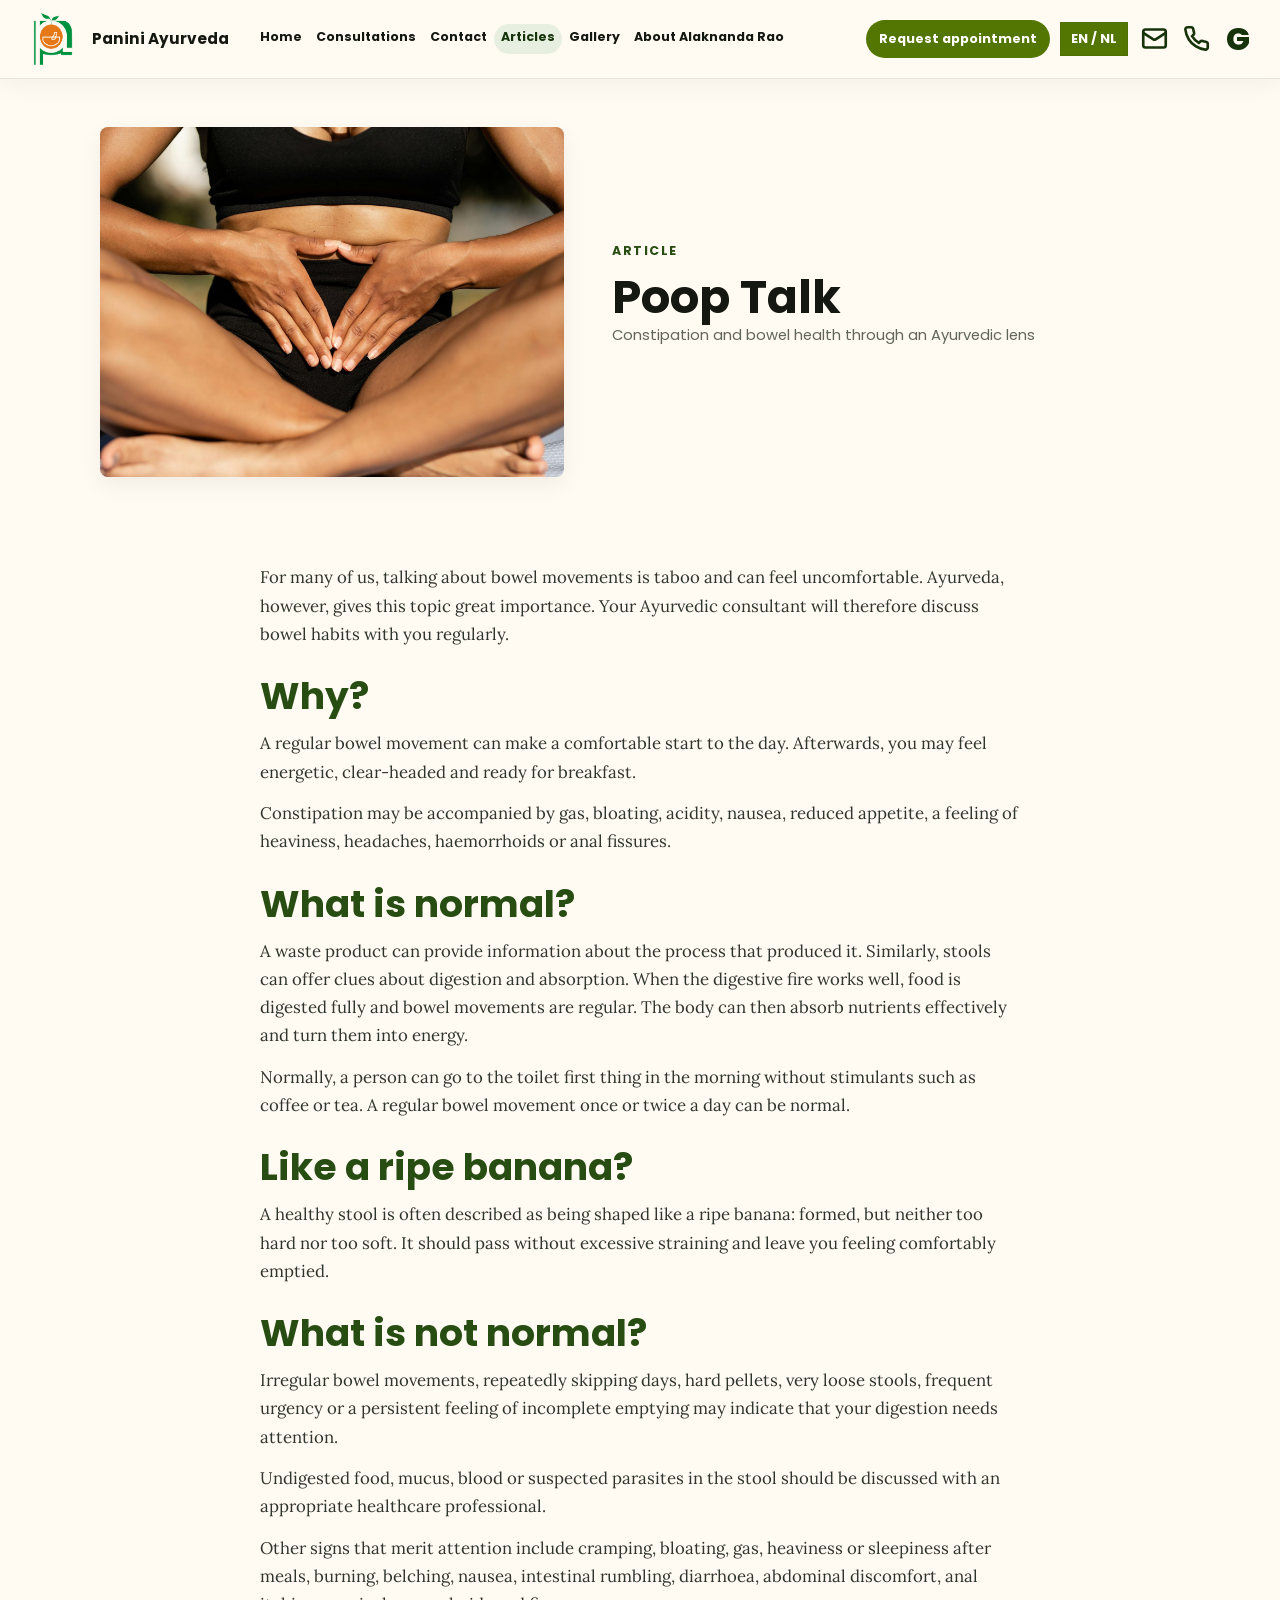
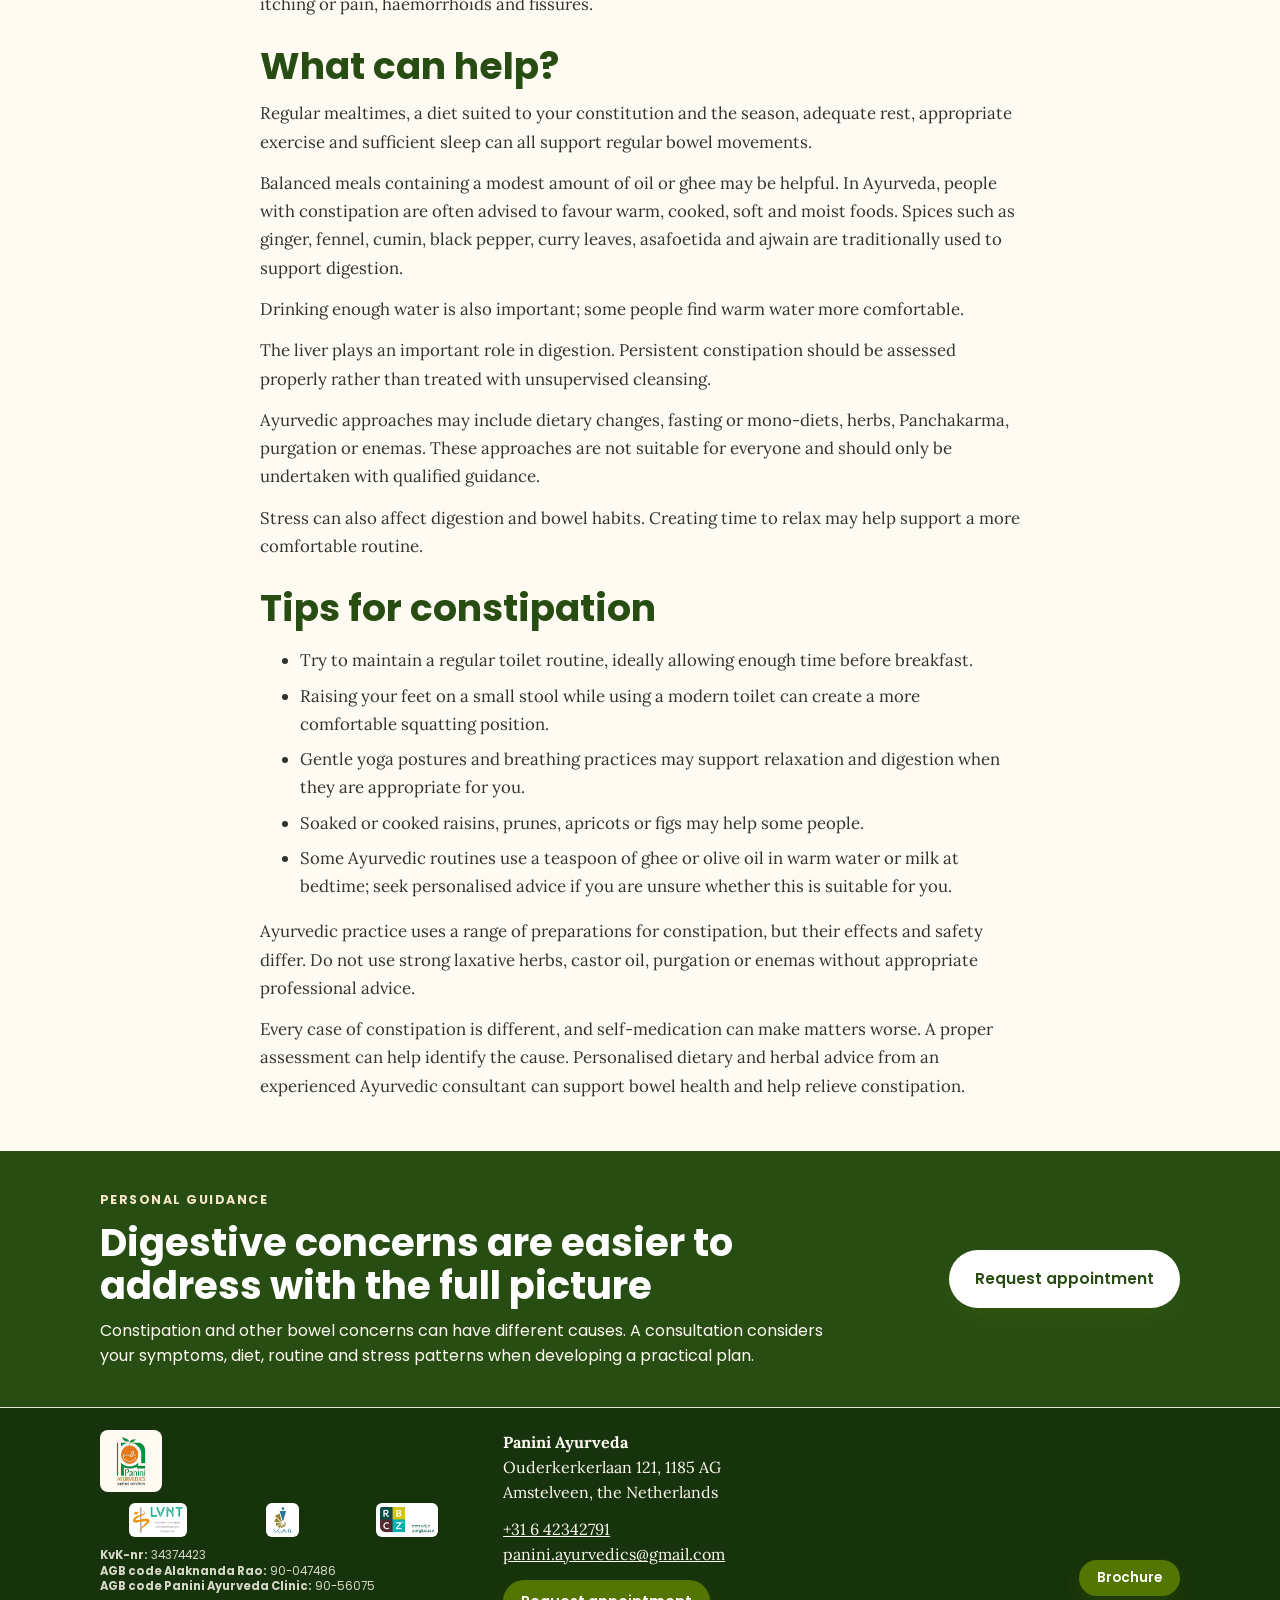
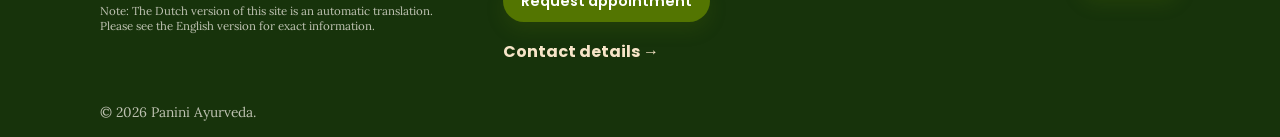
<file: poop-talk/index.html>
<!doctype html>
<html lang="en">
  <head>
    <meta charset="utf-8">
    <meta name="viewport" content="width=device-width, initial-scale=1">
    <title>Poop Talk | Panini Ayurveda</title>
    <meta name="description" content="Poop Talk: constipation and bowel health through an Ayurvedic lens.">
    <link rel="canonical" href="https://virajrao10.github.io/panini-ayurveda-website/poop-talk/">
    <meta property="og:type" content="article">
    <meta property="og:site_name" content="Panini Ayurveda">
    <meta property="og:title" content="Poop Talk | Panini Ayurveda">
    <meta property="og:description" content="Poop Talk: constipation and bowel health through an Ayurvedic lens.">
    <meta property="og:url" content="https://virajrao10.github.io/panini-ayurveda-website/poop-talk/">
    <meta property="og:image" content="https://virajrao10.github.io/panini-ayurveda-website/assets/images/article-poop.jpeg">
    <meta name="twitter:card" content="summary_large_image">
    <meta name="twitter:title" content="Poop Talk | Panini Ayurveda">
    <meta name="twitter:description" content="Poop Talk: constipation and bowel health through an Ayurvedic lens.">
    <meta name="twitter:image" content="https://virajrao10.github.io/panini-ayurveda-website/assets/images/article-poop.jpeg">
    <link rel="icon" href="../assets/images/favicon.ico">
    <link rel="stylesheet" href="../assets/css/styles.css?v=20260712l">
    <script type="application/ld+json">{"@context":"https://schema.org","@type":"Article","headline":"Poop Talk","description":"Poop Talk: constipation and bowel health through an Ayurvedic lens.","image":"https://virajrao10.github.io/panini-ayurveda-website/assets/images/article-poop.jpeg","datePublished":"2024-12-18","author":{"@type":"Organization","name":"Panini Ayurveda"},"publisher":{"@type":"Organization","name":"Panini Ayurveda","logo":{"@type":"ImageObject","url":"https://virajrao10.github.io/panini-ayurveda-website/assets/images/logo.svg?v=20260531b"}},"mainEntityOfPage":"https://virajrao10.github.io/panini-ayurveda-website/poop-talk/"}</script>
  </head>
  <body>
    <a class="skip-link" href="#main">Skip to content</a>
    <header class="site-header">
      <div class="wide-container header-inner">
        <a class="brand" href="../" aria-label="Panini Ayurveda home">
          <img src="../assets/images/logo.svg?v=20260531b" alt="Panini Ayurveda" width="120" height="120">
          <span class="brand-name">Panini Ayurveda</span>
        </a>
        <nav class="main-nav" id="main-nav" aria-label="Primary navigation">
          <a href="../">Home</a>
          <a href="../consultations/">Consultations</a>
          <a href="../contact/">Contact</a>
          <a href="../blog/" aria-current="page">Articles</a>
          <a href="../gallery/">Gallery</a>
          <a href="../about-alaknanda-rao/">About Alaknanda Rao</a>
          <div class="mobile-nav-actions" aria-label="Quick contact links">
            <a href="mailto:panini.ayurvedics@gmail.com">Email</a>
            <a href="tel:+31642342791">Call</a>
            <a href="https://google.com/maps/place/Panini+Ayurveda/@52.29804,4.8606073,17z/data=!3m1!4b1!4m6!3m5!1s0x47c60a84057ebaf3:0x899a705b5773ebae!8m2!3d52.29804!4d4.8631822!16s%2Fg%2F11c1x3zlbn" target="_blank" rel="noopener">Map</a>
          </div>
        </nav>
        <div class="header-actions">
          <a class="header-book-button" href="../contact/#appointment-request">Request appointment</a>
          <div class="language-menu" data-language-menu>
            <button class="language-pill" type="button" aria-expanded="false" aria-label="Choose language">EN / NL</button>
            <div class="language-options" role="menu">
              <a href="../poop-talk/" role="menuitem"><img src="../assets/images/gb.png" alt="" width="32" height="32"> English <span>en</span></a>
              <a href="#" target="_blank" rel="noopener" role="menuitem" data-translate-link><img src="../assets/images/nl.png" alt="" width="32" height="32"> Nederlands <span>nl</span></a>
            </div>
          </div>
          <a class="icon-link" href="mailto:panini.ayurvedics@gmail.com" aria-label="Email Panini Ayurveda"><svg viewBox="0 0 24 24" fill="none" stroke="currentColor" aria-hidden="true"><rect width="20" height="16" x="2" y="4" rx="2"></rect><path d="m22 7-8.97 5.7a1.94 1.94 0 0 1-2.06 0L2 7"></path></svg></a>
          <a class="icon-link" href="tel:+31642342791" aria-label="Call Panini Ayurveda"><svg viewBox="0 0 24 24" fill="none" stroke="currentColor" aria-hidden="true"><path d="M22 16.92v3a2 2 0 0 1-2.18 2 19.8 19.8 0 0 1-8.63-3.07 19.5 19.5 0 0 1-6-6A19.8 19.8 0 0 1 2.12 4.18 2 2 0 0 1 4.11 2h3a2 2 0 0 1 2 1.72c.13.96.36 1.9.68 2.8a2 2 0 0 1-.45 2.11L8.09 9.91a16 16 0 0 0 6 6l1.27-1.27a2 2 0 0 1 2.11-.45c.9.32 1.84.55 2.8.68A2 2 0 0 1 22 16.92z"></path></svg></a>
          <a class="icon-link" href="https://google.com/maps/place/Panini+Ayurveda/@52.29804,4.8606073,17z/data=!3m1!4b1!4m6!3m5!1s0x47c60a84057ebaf3:0x899a705b5773ebae!8m2!3d52.29804!4d4.8631822!16s%2Fg%2F11c1x3zlbn" target="_blank" rel="noopener" aria-label="Open Panini Ayurveda on Google Maps"><span class="google-letter" aria-hidden="true">G</span></a>
          <button class="nav-toggle" type="button" data-nav-toggle aria-controls="main-nav" aria-expanded="false" aria-label="Open navigation"><svg viewBox="0 0 24 24" fill="none" stroke="currentColor" aria-hidden="true"><path d="M4 6h16"></path><path d="M4 12h16"></path><path d="M4 18h16"></path></svg></button>
        </div>
      </div>
    </header>

    <main id="main">
      <section class="article-hero container">
        <img src="../assets/images/article-poop.jpeg" alt="Hands resting on abdomen" width="1920" height="1280">
        <div>
          <p class="eyebrow">Article</p>
          <h1>Poop Talk</h1>
          <p class="article-meta">Constipation and bowel health through an Ayurvedic lens</p>
        </div>
      </section>

      <article class="section-tight">
        <div class="rich-text">
          <p>For many of us, talking about bowel movements is taboo and can feel uncomfortable. Ayurveda, however, gives this topic great importance. Your Ayurvedic consultant will therefore discuss bowel habits with you regularly.</p>
          <h2>Why?</h2>
          <p>A regular bowel movement can make a comfortable start to the day. Afterwards, you may feel energetic, clear-headed and ready for breakfast.</p>
          <p>Constipation may be accompanied by gas, bloating, acidity, nausea, reduced appetite, a feeling of heaviness, headaches, haemorrhoids or anal fissures.</p>
          <h2>What is normal?</h2>
          <p>A waste product can provide information about the process that produced it. Similarly, stools can offer clues about digestion and absorption. When the digestive fire works well, food is digested fully and bowel movements are regular. The body can then absorb nutrients effectively and turn them into energy.</p>
          <p>Normally, a person can go to the toilet first thing in the morning without stimulants such as coffee or tea. A regular bowel movement once or twice a day can be normal.</p>
          <h2>Like a ripe banana?</h2>
          <p>A healthy stool is often described as being shaped like a ripe banana: formed, but neither too hard nor too soft. It should pass without excessive straining and leave you feeling comfortably emptied.</p>
          <h2>What is not normal?</h2>
          <p>Irregular bowel movements, repeatedly skipping days, hard pellets, very loose stools, frequent urgency or a persistent feeling of incomplete emptying may indicate that your digestion needs attention.</p>
          <p>Undigested food, mucus, blood or suspected parasites in the stool should be discussed with an appropriate healthcare professional.</p>
          <p>Other signs that merit attention include cramping, bloating, gas, heaviness or sleepiness after meals, burning, belching, nausea, intestinal rumbling, diarrhoea, abdominal discomfort, anal itching or pain, haemorrhoids and fissures.</p>
          <h2>What can help?</h2>
          <p>Regular mealtimes, a diet suited to your constitution and the season, adequate rest, appropriate exercise and sufficient sleep can all support regular bowel movements.</p>
          <p>Balanced meals containing a modest amount of oil or ghee may be helpful. In Ayurveda, people with constipation are often advised to favour warm, cooked, soft and moist foods. Spices such as ginger, fennel, cumin, black pepper, curry leaves, asafoetida and ajwain are traditionally used to support digestion.</p>
          <p>Drinking enough water is also important; some people find warm water more comfortable.</p>
          <p>The liver plays an important role in digestion. Persistent constipation should be assessed properly rather than treated with unsupervised cleansing.</p>
          <p>Ayurvedic approaches may include dietary changes, fasting or mono-diets, herbs, Panchakarma, purgation or enemas. These approaches are not suitable for everyone and should only be undertaken with qualified guidance.</p>
          <p>Stress can also affect digestion and bowel habits. Creating time to relax may help support a more comfortable routine.</p>
          <h2>Tips for constipation</h2>
          <ul>
            <li>Try to maintain a regular toilet routine, ideally allowing enough time before breakfast.</li>
            <li>Raising your feet on a small stool while using a modern toilet can create a more comfortable squatting position.</li>
            <li>Gentle yoga postures and breathing practices may support relaxation and digestion when they are appropriate for you.</li>
            <li>Soaked or cooked raisins, prunes, apricots or figs may help some people.</li>
            <li>Some Ayurvedic routines use a teaspoon of ghee or olive oil in warm water or milk at bedtime; seek personalised advice if you are unsure whether this is suitable for you.</li>
          </ul>
          <p>Ayurvedic practice uses a range of preparations for constipation, but their effects and safety differ. Do not use strong laxative herbs, castor oil, purgation or enemas without appropriate professional advice.</p>
          <p>Every case of constipation is different, and self-medication can make matters worse. A proper assessment can help identify the cause. Personalised dietary and herbal advice from an experienced Ayurvedic consultant can support bowel health and help relieve constipation.</p>
        </div>
      </article>

      <section class="section article-cta" aria-labelledby="digestion-consultation-title">
        <div class="container article-cta-inner">
          <div>
            <p class="eyebrow">Personal guidance</p>
            <h2 id="digestion-consultation-title">Digestive concerns are easier to address with the full picture</h2>
            <p>Constipation and other bowel concerns can have different causes. A consultation considers your symptoms, diet, routine and stress patterns when developing a practical plan.</p>
          </div>
          <a class="button" href="../contact/#appointment-request">Request appointment</a>
        </div>
      </section>
    </main>

    <footer class="site-footer">
      <div class="container section-tight footer-replica">
        <div class="footer-identity">
          <img class="footer-logo" src="../assets/images/mark.svg?v=20260531b" alt="Panini Ayurveda mark" width="120" height="120">
          <div class="cert-logos" aria-label="Registration logos">
            <a href="https://www.lvnt.nl/" target="_blank" rel="noopener" aria-label="Open LVNT website"><img src="../assets/images/lvnt.jpg" alt="LVNT" width="649" height="338"></a>
            <a href="https://www.scag.nl/" target="_blank" rel="noopener" aria-label="Open SCAG website"><img src="../assets/images/scag.jpg" alt="SCAG" width="369" height="392"></a>
            <a href="https://rbcz.nu/" target="_blank" rel="noopener" aria-label="Open RBCZ website"><img src="../assets/images/rbcz.png" alt="RBCZ" width="380" height="183"></a>
          </div>
          <p class="footer-registration"><strong>KvK-nr:</strong> 34374423<br><strong>AGB code Alaknanda Rao:</strong> 90-047486<br><strong>AGB code Panini Ayurveda Clinic:</strong> 90-56075</p>
          <p class="footer-note">Note: The Dutch version of this site is an automatic translation. Please see the English version for exact information.</p>
        </div>
        <div class="footer-contact">
          <p><strong>Panini Ayurveda</strong><br>Ouderkerkerlaan 121, 1185 AG<br>Amstelveen, the Netherlands</p>
          <p><a href="tel:+31642342791">+31 6 42342791</a><br><a href="mailto:panini.ayurvedics@gmail.com">panini.ayurvedics@gmail.com</a></p>
          <div class="footer-actions">
            <a class="button footer-email" href="../contact/#appointment-request">Request appointment</a>
            <a class="text-link" href="../contact/">Contact details →</a>
          </div>
        </div>
        <div class="footer-map-wrap">
          <iframe class="footer-map" title="Google Map showing Panini Ayurveda in Amstelveen" loading="lazy" referrerpolicy="no-referrer-when-downgrade" src="https://www.google.com/maps?q=Panini%20Ayurveda%2C%20Ouderkerkerlaan%20121%2C%201185%20AG%20Amstelveen&output=embed"></iframe>
          <a class="button footer-brochure" href="../assets/docs/panini-ayurveda-brochure.pdf" target="_blank" rel="noopener">Brochure</a>
        </div>
      </div>
      <div class="container footer-bottom">&copy; <span data-year>2026</span> Panini Ayurveda.</div>
    </footer>
    <script src="../assets/js/main.js?v=20260712g"></script>
  </body>
</html>
</file>
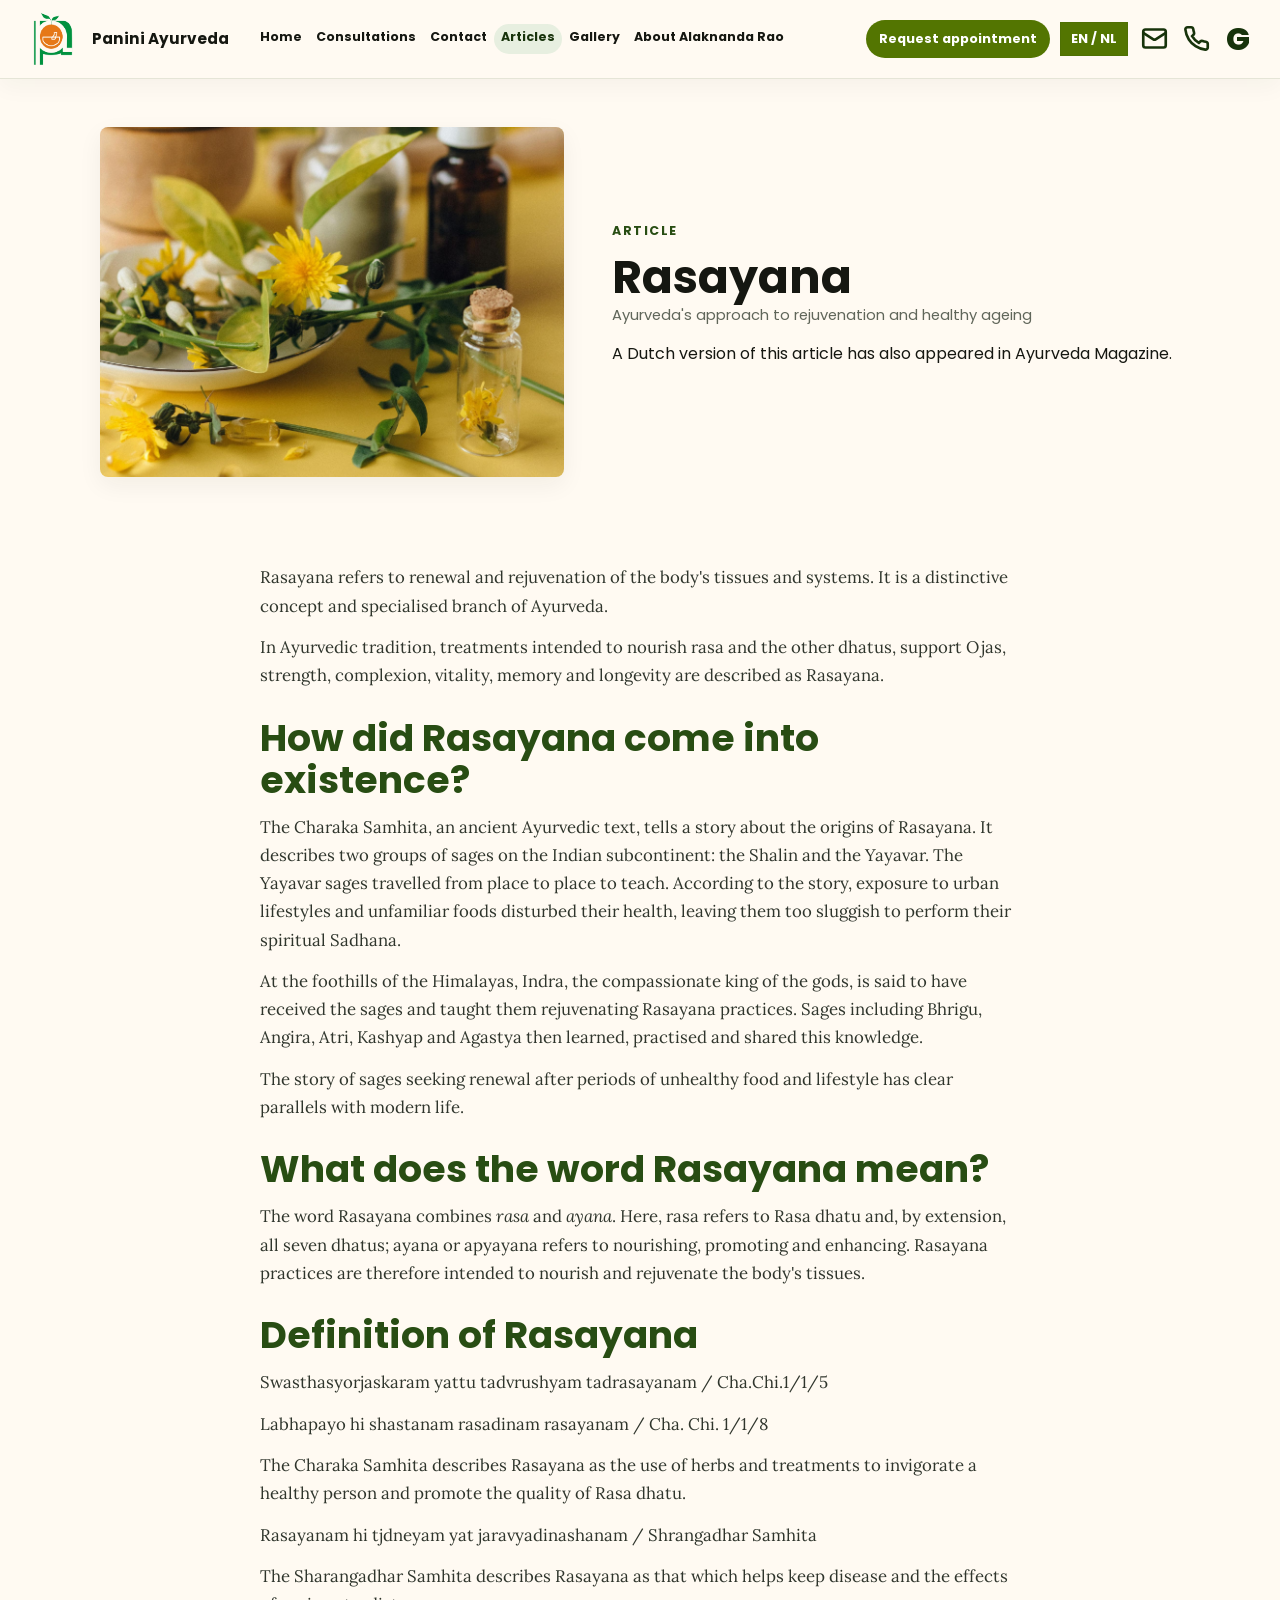
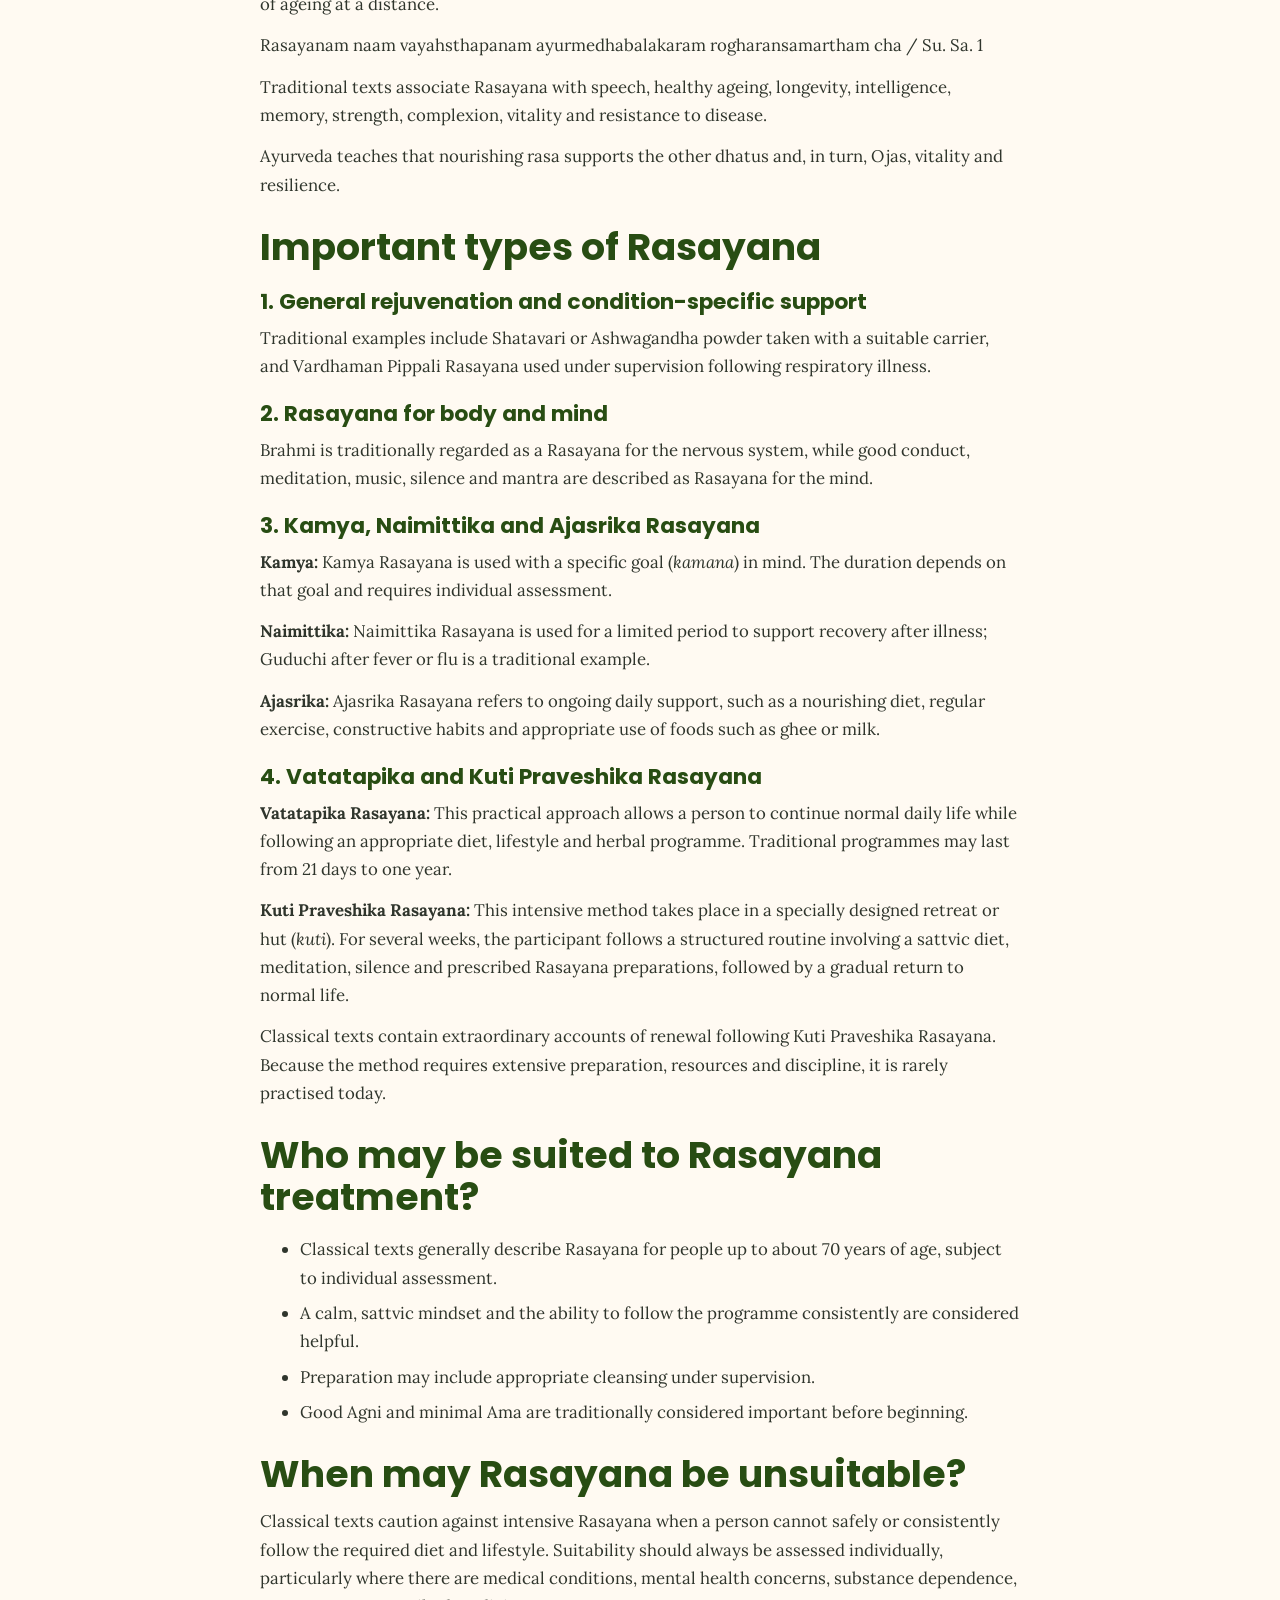
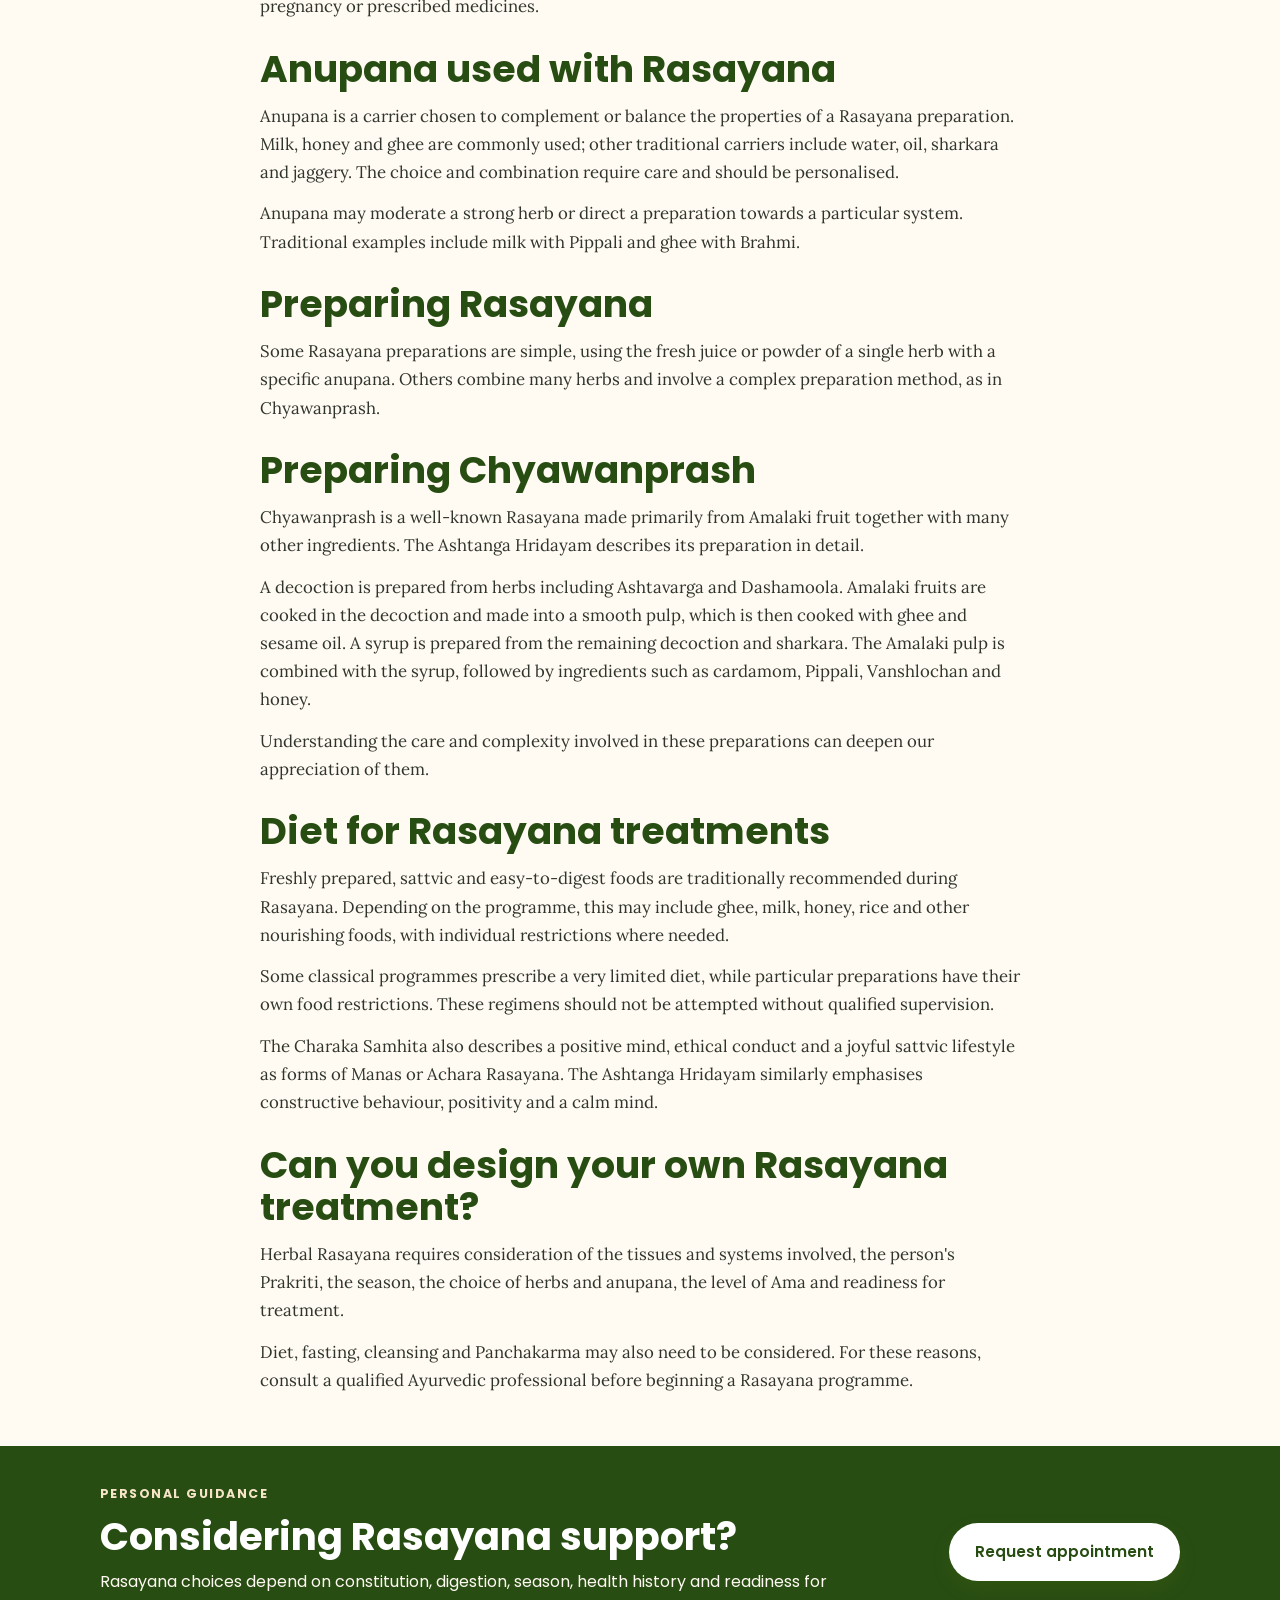
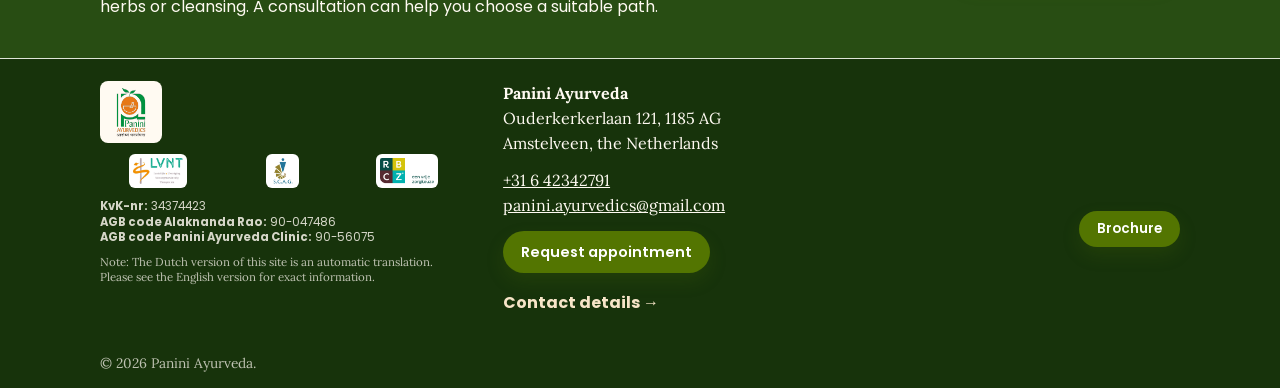
<file: rasayana/index.html>
<!doctype html>
<html lang="en">
  <head>
    <meta charset="utf-8">
    <meta name="viewport" content="width=device-width, initial-scale=1">
    <title>Rasayana | Panini Ayurveda</title>
    <meta name="description" content="Rasayana: Ayurveda's approach to rejuvenation and healthy ageing, by Alaknanda Rao.">
    <link rel="canonical" href="https://virajrao10.github.io/panini-ayurveda-website/rasayana/">
    <meta property="og:type" content="article">
    <meta property="og:site_name" content="Panini Ayurveda">
    <meta property="og:title" content="Rasayana | Panini Ayurveda">
    <meta property="og:description" content="Rasayana: Ayurveda's approach to rejuvenation and healthy ageing, by Alaknanda Rao.">
    <meta property="og:url" content="https://virajrao10.github.io/panini-ayurveda-website/rasayana/">
    <meta property="og:image" content="https://virajrao10.github.io/panini-ayurveda-website/assets/images/article-rasayana.jpeg">
    <meta name="twitter:card" content="summary_large_image">
    <meta name="twitter:title" content="Rasayana | Panini Ayurveda">
    <meta name="twitter:description" content="Rasayana: Ayurveda's approach to rejuvenation and healthy ageing, by Alaknanda Rao.">
    <meta name="twitter:image" content="https://virajrao10.github.io/panini-ayurveda-website/assets/images/article-rasayana.jpeg">
    <link rel="icon" href="../assets/images/favicon.ico">
    <link rel="stylesheet" href="../assets/css/styles.css?v=20260712l">
    <script type="application/ld+json">{"@context":"https://schema.org","@type":"Article","headline":"Rasayana","description":"Rasayana: Ayurveda's approach to rejuvenation and healthy ageing, by Alaknanda Rao.","image":"https://virajrao10.github.io/panini-ayurveda-website/assets/images/article-rasayana.jpeg","datePublished":"2024-12-17","author":{"@type":"Person","name":"Alaknanda Rao"},"publisher":{"@type":"Organization","name":"Panini Ayurveda","logo":{"@type":"ImageObject","url":"https://virajrao10.github.io/panini-ayurveda-website/assets/images/logo.svg?v=20260531b"}},"mainEntityOfPage":"https://virajrao10.github.io/panini-ayurveda-website/rasayana/"}</script>
  </head>
  <body>
    <a class="skip-link" href="#main">Skip to content</a>
    <header class="site-header">
      <div class="wide-container header-inner">
        <a class="brand" href="../" aria-label="Panini Ayurveda home">
          <img src="../assets/images/logo.svg?v=20260531b" alt="Panini Ayurveda" width="120" height="120">
          <span class="brand-name">Panini Ayurveda</span>
        </a>
        <nav class="main-nav" id="main-nav" aria-label="Primary navigation">
          <a href="../">Home</a>
          <a href="../consultations/">Consultations</a>
          <a href="../contact/">Contact</a>
          <a href="../blog/" aria-current="page">Articles</a>
          <a href="../gallery/">Gallery</a>
          <a href="../about-alaknanda-rao/">About Alaknanda Rao</a>
          <div class="mobile-nav-actions" aria-label="Quick contact links">
            <a href="mailto:panini.ayurvedics@gmail.com">Email</a>
            <a href="tel:+31642342791">Call</a>
            <a href="https://google.com/maps/place/Panini+Ayurveda/@52.29804,4.8606073,17z/data=!3m1!4b1!4m6!3m5!1s0x47c60a84057ebaf3:0x899a705b5773ebae!8m2!3d52.29804!4d4.8631822!16s%2Fg%2F11c1x3zlbn" target="_blank" rel="noopener">Map</a>
          </div>
        </nav>
        <div class="header-actions">
          <a class="header-book-button" href="../contact/#appointment-request">Request appointment</a>
          <div class="language-menu" data-language-menu>
            <button class="language-pill" type="button" aria-expanded="false" aria-label="Choose language">EN / NL</button>
            <div class="language-options" role="menu">
              <a href="../rasayana/" role="menuitem"><img src="../assets/images/gb.png" alt="" width="32" height="32"> English <span>en</span></a>
              <a href="#" target="_blank" rel="noopener" role="menuitem" data-translate-link><img src="../assets/images/nl.png" alt="" width="32" height="32"> Nederlands <span>nl</span></a>
            </div>
          </div>
          <a class="icon-link" href="mailto:panini.ayurvedics@gmail.com" aria-label="Email Panini Ayurveda"><svg viewBox="0 0 24 24" fill="none" stroke="currentColor" aria-hidden="true"><rect width="20" height="16" x="2" y="4" rx="2"></rect><path d="m22 7-8.97 5.7a1.94 1.94 0 0 1-2.06 0L2 7"></path></svg></a>
          <a class="icon-link" href="tel:+31642342791" aria-label="Call Panini Ayurveda"><svg viewBox="0 0 24 24" fill="none" stroke="currentColor" aria-hidden="true"><path d="M22 16.92v3a2 2 0 0 1-2.18 2 19.8 19.8 0 0 1-8.63-3.07 19.5 19.5 0 0 1-6-6A19.8 19.8 0 0 1 2.12 4.18 2 2 0 0 1 4.11 2h3a2 2 0 0 1 2 1.72c.13.96.36 1.9.68 2.8a2 2 0 0 1-.45 2.11L8.09 9.91a16 16 0 0 0 6 6l1.27-1.27a2 2 0 0 1 2.11-.45c.9.32 1.84.55 2.8.68A2 2 0 0 1 22 16.92z"></path></svg></a>
          <a class="icon-link" href="https://google.com/maps/place/Panini+Ayurveda/@52.29804,4.8606073,17z/data=!3m1!4b1!4m6!3m5!1s0x47c60a84057ebaf3:0x899a705b5773ebae!8m2!3d52.29804!4d4.8631822!16s%2Fg%2F11c1x3zlbn" target="_blank" rel="noopener" aria-label="Open Panini Ayurveda on Google Maps"><span class="google-letter" aria-hidden="true">G</span></a>
          <button class="nav-toggle" type="button" data-nav-toggle aria-controls="main-nav" aria-expanded="false" aria-label="Open navigation"><svg viewBox="0 0 24 24" fill="none" stroke="currentColor" aria-hidden="true"><path d="M4 6h16"></path><path d="M4 12h16"></path><path d="M4 18h16"></path></svg></button>
        </div>
      </div>
    </header>

    <main id="main">
      <section class="article-hero container">
        <img src="../assets/images/article-rasayana.jpeg" alt="Herbal flowers and oil bottle" width="1920" height="2880">
        <div>
          <p class="eyebrow">Article</p>
          <h1>Rasayana</h1>
          <p class="article-meta">Ayurveda's approach to rejuvenation and healthy ageing</p>
          <p>A Dutch version of this article has also appeared in Ayurveda Magazine.</p>
        </div>
      </section>

      <article class="section-tight">
        <div class="rich-text">
          <p>Rasayana refers to renewal and rejuvenation of the body's tissues and systems. It is a distinctive concept and specialised branch of Ayurveda.</p>
          <p>In Ayurvedic tradition, treatments intended to nourish rasa and the other dhatus, support Ojas, strength, complexion, vitality, memory and longevity are described as Rasayana.</p>

          <h2>How did Rasayana come into existence?</h2>
          <p>The Charaka Samhita, an ancient Ayurvedic text, tells a story about the origins of Rasayana. It describes two groups of sages on the Indian subcontinent: the Shalin and the Yayavar. The Yayavar sages travelled from place to place to teach. According to the story, exposure to urban lifestyles and unfamiliar foods disturbed their health, leaving them too sluggish to perform their spiritual Sadhana.</p>
          <p>At the foothills of the Himalayas, Indra, the compassionate king of the gods, is said to have received the sages and taught them rejuvenating Rasayana practices. Sages including Bhrigu, Angira, Atri, Kashyap and Agastya then learned, practised and shared this knowledge.</p>
          <p>The story of sages seeking renewal after periods of unhealthy food and lifestyle has clear parallels with modern life.</p>

          <h2>What does the word Rasayana mean?</h2>
          <p>The word Rasayana combines <em>rasa</em> and <em>ayana</em>. Here, rasa refers to Rasa dhatu and, by extension, all seven dhatus; ayana or apyayana refers to nourishing, promoting and enhancing. Rasayana practices are therefore intended to nourish and rejuvenate the body's tissues.</p>

          <h2>Definition of Rasayana</h2>
          <p>Swasthasyorjaskaram yattu tadvrushyam tadrasayanam / Cha.Chi.1/1/5</p>
          <p>Labhapayo hi shastanam rasadinam rasayanam / Cha. Chi. 1/1/8</p>
          <p>The Charaka Samhita describes Rasayana as the use of herbs and treatments to invigorate a healthy person and promote the quality of Rasa dhatu.</p>
          <p>Rasayanam hi tjdneyam yat jaravyadinashanam / Shrangadhar Samhita</p>
          <p>The Sharangadhar Samhita describes Rasayana as that which helps keep disease and the effects of ageing at a distance.</p>
          <p>Rasayanam naam vayahsthapanam ayurmedhabalakaram rogharansamartham cha / Su. Sa. 1</p>
          <p>Traditional texts associate Rasayana with speech, healthy ageing, longevity, intelligence, memory, strength, complexion, vitality and resistance to disease.</p>
          <p>Ayurveda teaches that nourishing rasa supports the other dhatus and, in turn, Ojas, vitality and resilience.</p>

          <h2>Important types of Rasayana</h2>
          <h3>1. General rejuvenation and condition-specific support</h3>
          <p>Traditional examples include Shatavari or Ashwagandha powder taken with a suitable carrier, and Vardhaman Pippali Rasayana used under supervision following respiratory illness.</p>
          <h3>2. Rasayana for body and mind</h3>
          <p>Brahmi is traditionally regarded as a Rasayana for the nervous system, while good conduct, meditation, music, silence and mantra are described as Rasayana for the mind.</p>
          <h3>3. Kamya, Naimittika and Ajasrika Rasayana</h3>
          <p><strong>Kamya:</strong> Kamya Rasayana is used with a specific goal (<em>kamana</em>) in mind. The duration depends on that goal and requires individual assessment.</p>
          <p><strong>Naimittika:</strong> Naimittika Rasayana is used for a limited period to support recovery after illness; Guduchi after fever or flu is a traditional example.</p>
          <p><strong>Ajasrika:</strong> Ajasrika Rasayana refers to ongoing daily support, such as a nourishing diet, regular exercise, constructive habits and appropriate use of foods such as ghee or milk.</p>
          <h3>4. Vatatapika and Kuti Praveshika Rasayana</h3>
          <p><strong>Vatatapika Rasayana:</strong> This practical approach allows a person to continue normal daily life while following an appropriate diet, lifestyle and herbal programme. Traditional programmes may last from 21 days to one year.</p>
          <p><strong>Kuti Praveshika Rasayana:</strong> This intensive method takes place in a specially designed retreat or hut (<em>kuti</em>). For several weeks, the participant follows a structured routine involving a sattvic diet, meditation, silence and prescribed Rasayana preparations, followed by a gradual return to normal life.</p>
          <p>Classical texts contain extraordinary accounts of renewal following Kuti Praveshika Rasayana. Because the method requires extensive preparation, resources and discipline, it is rarely practised today.</p>

          <h2>Who may be suited to Rasayana treatment?</h2>
          <ul>
            <li>Classical texts generally describe Rasayana for people up to about 70 years of age, subject to individual assessment.</li>
            <li>A calm, sattvic mindset and the ability to follow the programme consistently are considered helpful.</li>
            <li>Preparation may include appropriate cleansing under supervision.</li>
            <li>Good Agni and minimal Ama are traditionally considered important before beginning.</li>
          </ul>

          <h2>When may Rasayana be unsuitable?</h2>
          <p>Classical texts caution against intensive Rasayana when a person cannot safely or consistently follow the required diet and lifestyle. Suitability should always be assessed individually, particularly where there are medical conditions, mental health concerns, substance dependence, pregnancy or prescribed medicines.</p>

          <h2>Anupana used with Rasayana</h2>
          <p>Anupana is a carrier chosen to complement or balance the properties of a Rasayana preparation. Milk, honey and ghee are commonly used; other traditional carriers include water, oil, sharkara and jaggery. The choice and combination require care and should be personalised.</p>
          <p>Anupana may moderate a strong herb or direct a preparation towards a particular system. Traditional examples include milk with Pippali and ghee with Brahmi.</p>

          <h2>Preparing Rasayana</h2>
          <p>Some Rasayana preparations are simple, using the fresh juice or powder of a single herb with a specific anupana. Others combine many herbs and involve a complex preparation method, as in Chyawanprash.</p>

          <h2>Preparing Chyawanprash</h2>
          <p>Chyawanprash is a well-known Rasayana made primarily from Amalaki fruit together with many other ingredients. The Ashtanga Hridayam describes its preparation in detail.</p>
          <p>A decoction is prepared from herbs including Ashtavarga and Dashamoola. Amalaki fruits are cooked in the decoction and made into a smooth pulp, which is then cooked with ghee and sesame oil. A syrup is prepared from the remaining decoction and sharkara. The Amalaki pulp is combined with the syrup, followed by ingredients such as cardamom, Pippali, Vanshlochan and honey.</p>
          <p>Understanding the care and complexity involved in these preparations can deepen our appreciation of them.</p>

          <h2>Diet for Rasayana treatments</h2>
          <p>Freshly prepared, sattvic and easy-to-digest foods are traditionally recommended during Rasayana. Depending on the programme, this may include ghee, milk, honey, rice and other nourishing foods, with individual restrictions where needed.</p>
          <p>Some classical programmes prescribe a very limited diet, while particular preparations have their own food restrictions. These regimens should not be attempted without qualified supervision.</p>
          <p>The Charaka Samhita also describes a positive mind, ethical conduct and a joyful sattvic lifestyle as forms of Manas or Achara Rasayana. The Ashtanga Hridayam similarly emphasises constructive behaviour, positivity and a calm mind.</p>

          <h2>Can you design your own Rasayana treatment?</h2>
          <p>Herbal Rasayana requires consideration of the tissues and systems involved, the person's Prakriti, the season, the choice of herbs and anupana, the level of Ama and readiness for treatment.</p>
          <p>Diet, fasting, cleansing and Panchakarma may also need to be considered. For these reasons, consult a qualified Ayurvedic professional before beginning a Rasayana programme.</p>
        </div>
      </article>

      <section class="section article-cta" aria-labelledby="rasayana-consultation-title">
        <div class="container article-cta-inner">
          <div>
            <p class="eyebrow">Personal guidance</p>
            <h2 id="rasayana-consultation-title">Considering Rasayana support?</h2>
            <p>Rasayana choices depend on constitution, digestion, season, health history and readiness for herbs or cleansing. A consultation can help you choose a suitable path.</p>
          </div>
          <a class="button" href="../contact/#appointment-request">Request appointment</a>
        </div>
      </section>
    </main>

    <footer class="site-footer">
      <div class="container section-tight footer-replica">
        <div class="footer-identity">
          <img class="footer-logo" src="../assets/images/mark.svg?v=20260531b" alt="Panini Ayurveda mark" width="120" height="120">
          <div class="cert-logos" aria-label="Registration logos">
            <a href="https://www.lvnt.nl/" target="_blank" rel="noopener" aria-label="Open LVNT website"><img src="../assets/images/lvnt.jpg" alt="LVNT" width="649" height="338"></a>
            <a href="https://www.scag.nl/" target="_blank" rel="noopener" aria-label="Open SCAG website"><img src="../assets/images/scag.jpg" alt="SCAG" width="369" height="392"></a>
            <a href="https://rbcz.nu/" target="_blank" rel="noopener" aria-label="Open RBCZ website"><img src="../assets/images/rbcz.png" alt="RBCZ" width="380" height="183"></a>
          </div>
          <p class="footer-registration"><strong>KvK-nr:</strong> 34374423<br><strong>AGB code Alaknanda Rao:</strong> 90-047486<br><strong>AGB code Panini Ayurveda Clinic:</strong> 90-56075</p>
          <p class="footer-note">Note: The Dutch version of this site is an automatic translation. Please see the English version for exact information.</p>
        </div>
        <div class="footer-contact">
          <p><strong>Panini Ayurveda</strong><br>Ouderkerkerlaan 121, 1185 AG<br>Amstelveen, the Netherlands</p>
          <p><a href="tel:+31642342791">+31 6 42342791</a><br><a href="mailto:panini.ayurvedics@gmail.com">panini.ayurvedics@gmail.com</a></p>
          <div class="footer-actions">
            <a class="button footer-email" href="../contact/#appointment-request">Request appointment</a>
            <a class="text-link" href="../contact/">Contact details →</a>
          </div>
        </div>
        <div class="footer-map-wrap">
          <iframe class="footer-map" title="Google Map showing Panini Ayurveda in Amstelveen" loading="lazy" referrerpolicy="no-referrer-when-downgrade" src="https://www.google.com/maps?q=Panini%20Ayurveda%2C%20Ouderkerkerlaan%20121%2C%201185%20AG%20Amstelveen&output=embed"></iframe>
          <a class="button footer-brochure" href="../assets/docs/panini-ayurveda-brochure.pdf" target="_blank" rel="noopener">Brochure</a>
        </div>
      </div>
      <div class="container footer-bottom">&copy; <span data-year>2026</span> Panini Ayurveda.</div>
    </footer>
    <script src="../assets/js/main.js?v=20260712g"></script>
  </body>
</html>
</file>
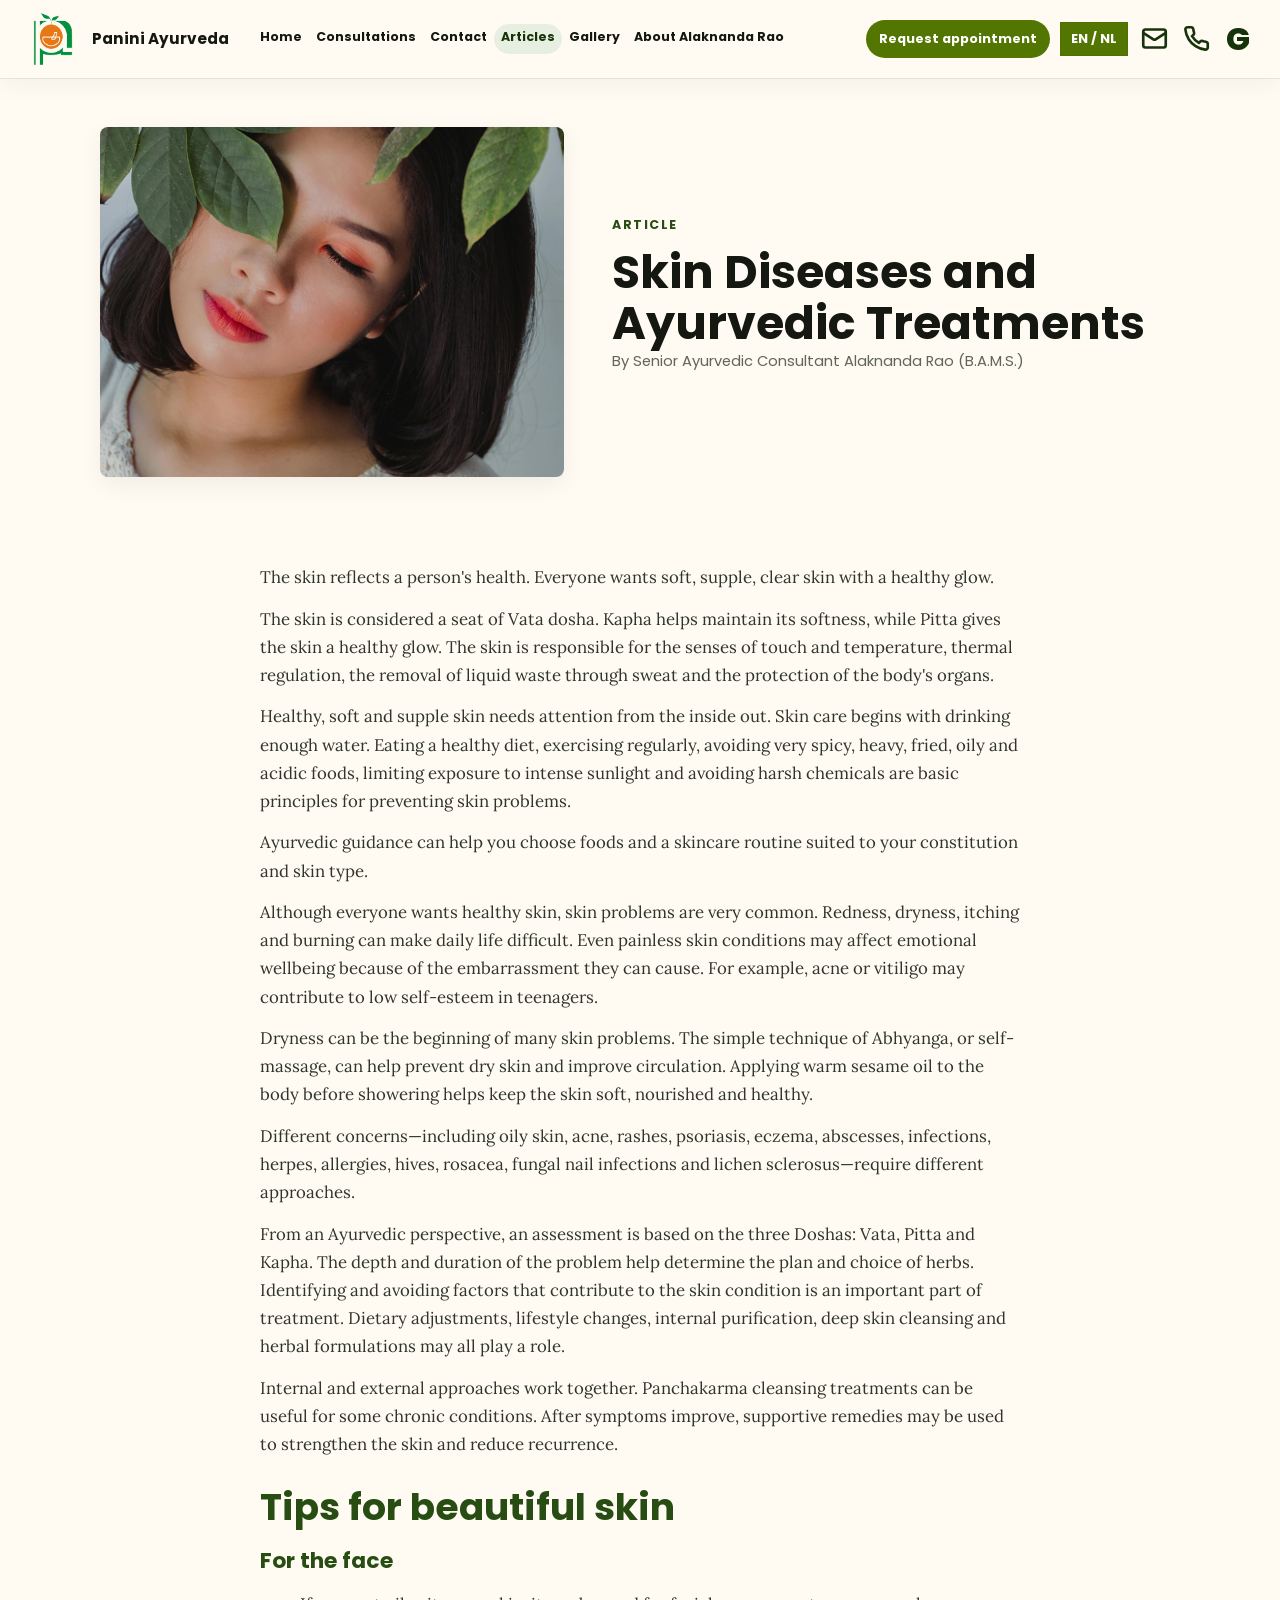
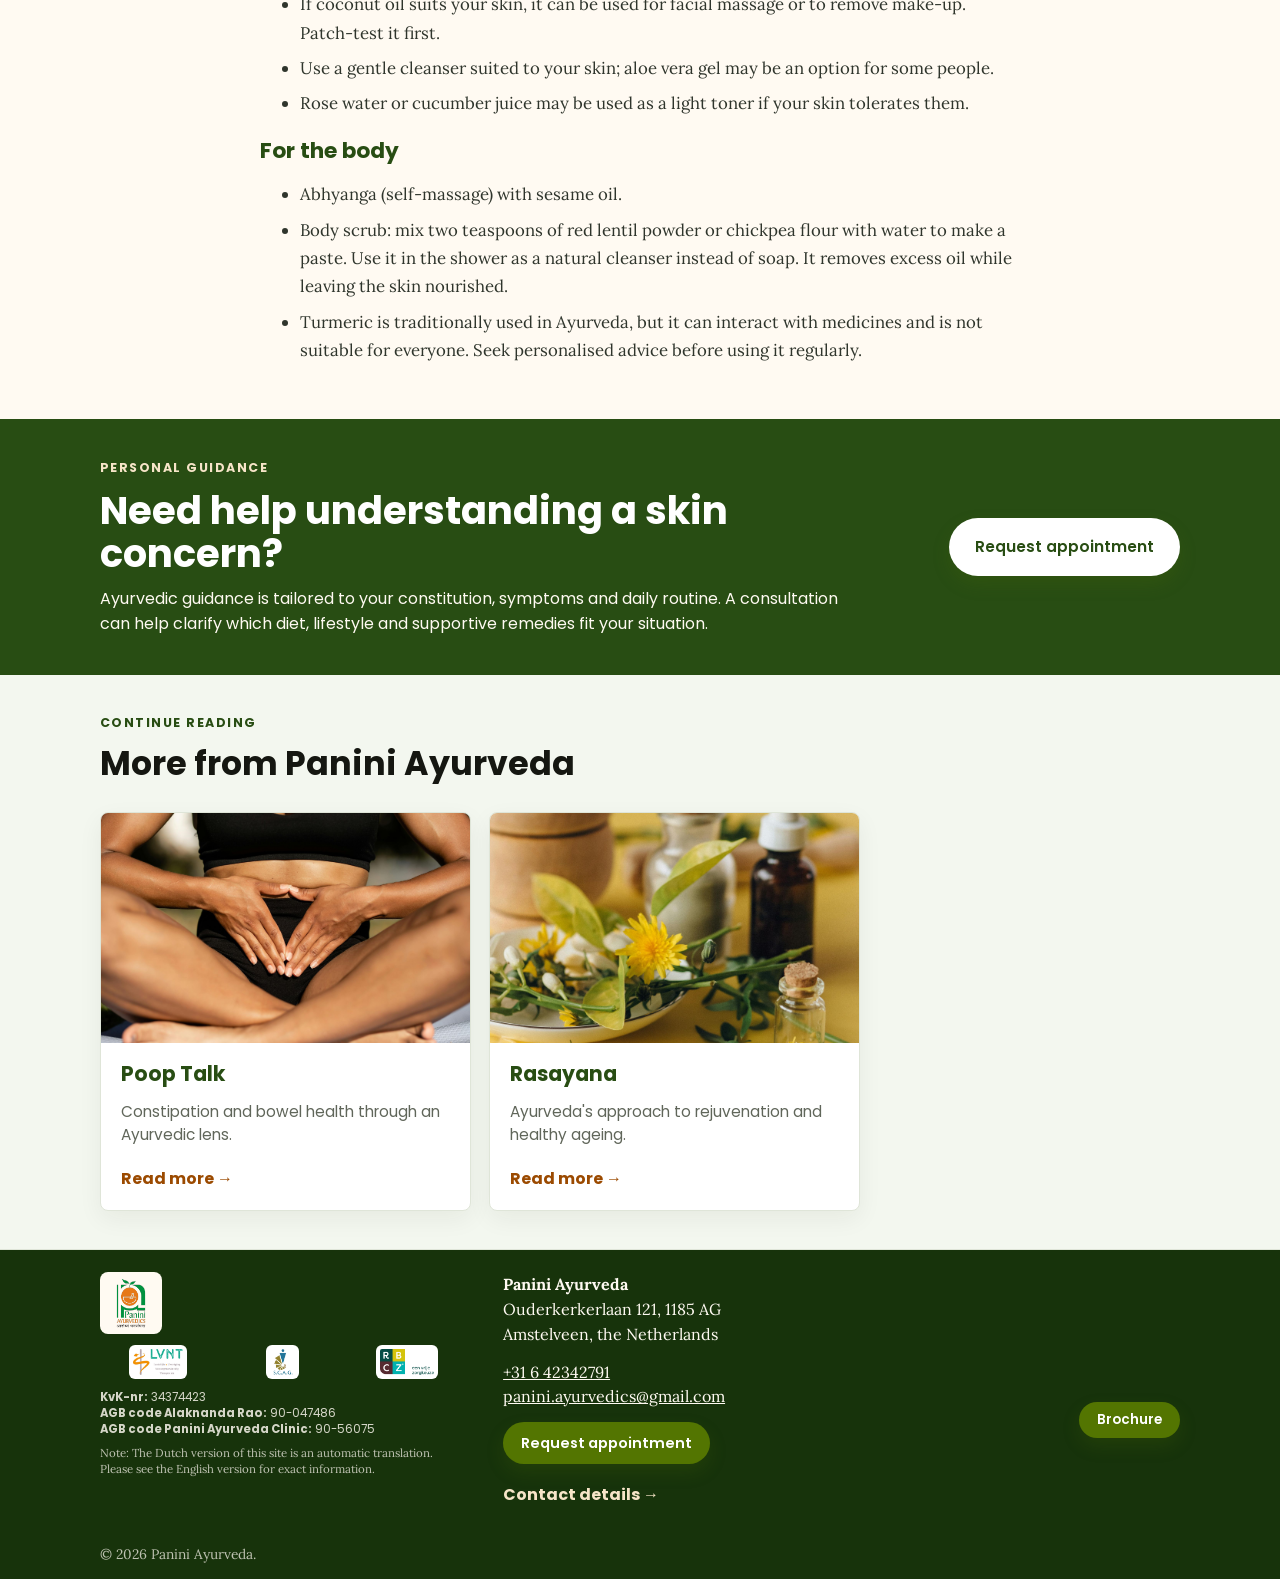
<file: skin/index.html>
<!doctype html>
<html lang="en">
  <head>
    <meta charset="utf-8">
    <meta name="viewport" content="width=device-width, initial-scale=1">
    <title>Skin Diseases and Ayurvedic Treatments | Panini Ayurveda</title>
    <meta name="description" content="Skin Diseases and Ayurvedic Treatments by Senior Ayurvedic Consultant Alaknanda Rao.">
    <link rel="canonical" href="https://virajrao10.github.io/panini-ayurveda-website/skin/">
    <meta property="og:type" content="article">
    <meta property="og:site_name" content="Panini Ayurveda">
    <meta property="og:title" content="Skin Diseases and Ayurvedic Treatments | Panini Ayurveda">
    <meta property="og:description" content="Skin Diseases and Ayurvedic Treatments by Senior Ayurvedic Consultant Alaknanda Rao.">
    <meta property="og:url" content="https://virajrao10.github.io/panini-ayurveda-website/skin/">
    <meta property="og:image" content="https://virajrao10.github.io/panini-ayurveda-website/assets/images/article-skin.jpeg">
    <meta name="twitter:card" content="summary_large_image">
    <meta name="twitter:title" content="Skin Diseases and Ayurvedic Treatments | Panini Ayurveda">
    <meta name="twitter:description" content="Skin Diseases and Ayurvedic Treatments by Senior Ayurvedic Consultant Alaknanda Rao.">
    <meta name="twitter:image" content="https://virajrao10.github.io/panini-ayurveda-website/assets/images/article-skin.jpeg">
    <link rel="icon" href="../assets/images/favicon.ico">
    <link rel="stylesheet" href="../assets/css/styles.css?v=20260712l">
    <script type="application/ld+json">{"@context":"https://schema.org","@type":"Article","headline":"Skin Diseases and Ayurvedic Treatments","description":"Skin Diseases and Ayurvedic Treatments by Senior Ayurvedic Consultant Alaknanda Rao.","image":"https://virajrao10.github.io/panini-ayurveda-website/assets/images/article-skin.jpeg","datePublished":"2024-12-18","author":{"@type":"Person","name":"Alaknanda Rao"},"publisher":{"@type":"Organization","name":"Panini Ayurveda","logo":{"@type":"ImageObject","url":"https://virajrao10.github.io/panini-ayurveda-website/assets/images/logo.svg?v=20260531b"}},"mainEntityOfPage":"https://virajrao10.github.io/panini-ayurveda-website/skin/"}</script>
  </head>
  <body>
    <a class="skip-link" href="#main">Skip to content</a>
    <header class="site-header">
      <div class="wide-container header-inner">
        <a class="brand" href="../" aria-label="Panini Ayurveda home">
          <img src="../assets/images/logo.svg?v=20260531b" alt="Panini Ayurveda" width="120" height="120">
          <span class="brand-name">Panini Ayurveda</span>
        </a>
        <nav class="main-nav" id="main-nav" aria-label="Primary navigation">
          <a href="../">Home</a>
          <a href="../consultations/">Consultations</a>
          <a href="../contact/">Contact</a>
          <a href="../blog/" aria-current="page">Articles</a>
          <a href="../gallery/">Gallery</a>
          <a href="../about-alaknanda-rao/">About Alaknanda Rao</a>
          <div class="mobile-nav-actions" aria-label="Quick contact links">
            <a href="mailto:panini.ayurvedics@gmail.com">Email</a>
            <a href="tel:+31642342791">Call</a>
            <a href="https://google.com/maps/place/Panini+Ayurveda/@52.29804,4.8606073,17z/data=!3m1!4b1!4m6!3m5!1s0x47c60a84057ebaf3:0x899a705b5773ebae!8m2!3d52.29804!4d4.8631822!16s%2Fg%2F11c1x3zlbn" target="_blank" rel="noopener">Map</a>
          </div>
        </nav>
        <div class="header-actions">
          <a class="header-book-button" href="../contact/#appointment-request">Request appointment</a>
          <div class="language-menu" data-language-menu>
            <button class="language-pill" type="button" aria-expanded="false" aria-label="Choose language">EN / NL</button>
            <div class="language-options" role="menu">
              <a href="../skin/" role="menuitem"><img src="../assets/images/gb.png" alt="" width="32" height="32"> English <span>en</span></a>
              <a href="#" target="_blank" rel="noopener" role="menuitem" data-translate-link><img src="../assets/images/nl.png" alt="" width="32" height="32"> Nederlands <span>nl</span></a>
            </div>
          </div>
          <a class="icon-link" href="mailto:panini.ayurvedics@gmail.com" aria-label="Email Panini Ayurveda"><svg viewBox="0 0 24 24" fill="none" stroke="currentColor" aria-hidden="true"><rect width="20" height="16" x="2" y="4" rx="2"></rect><path d="m22 7-8.97 5.7a1.94 1.94 0 0 1-2.06 0L2 7"></path></svg></a>
          <a class="icon-link" href="tel:+31642342791" aria-label="Call Panini Ayurveda"><svg viewBox="0 0 24 24" fill="none" stroke="currentColor" aria-hidden="true"><path d="M22 16.92v3a2 2 0 0 1-2.18 2 19.8 19.8 0 0 1-8.63-3.07 19.5 19.5 0 0 1-6-6A19.8 19.8 0 0 1 2.12 4.18 2 2 0 0 1 4.11 2h3a2 2 0 0 1 2 1.72c.13.96.36 1.9.68 2.8a2 2 0 0 1-.45 2.11L8.09 9.91a16 16 0 0 0 6 6l1.27-1.27a2 2 0 0 1 2.11-.45c.9.32 1.84.55 2.8.68A2 2 0 0 1 22 16.92z"></path></svg></a>
          <a class="icon-link" href="https://google.com/maps/place/Panini+Ayurveda/@52.29804,4.8606073,17z/data=!3m1!4b1!4m6!3m5!1s0x47c60a84057ebaf3:0x899a705b5773ebae!8m2!3d52.29804!4d4.8631822!16s%2Fg%2F11c1x3zlbn" target="_blank" rel="noopener" aria-label="Open Panini Ayurveda on Google Maps"><span class="google-letter" aria-hidden="true">G</span></a>
          <button class="nav-toggle" type="button" data-nav-toggle aria-controls="main-nav" aria-expanded="false" aria-label="Open navigation"><svg viewBox="0 0 24 24" fill="none" stroke="currentColor" aria-hidden="true"><path d="M4 6h16"></path><path d="M4 12h16"></path><path d="M4 18h16"></path></svg></button>
        </div>
      </div>
    </header>

    <main id="main">
      <section class="article-hero container">
        <img src="../assets/images/article-skin.jpeg" alt="Face with green leaves" width="1920" height="2880">
        <div>
          <p class="eyebrow">Article</p>
          <h1>Skin Diseases and Ayurvedic Treatments</h1>
          <p class="article-meta">By Senior Ayurvedic Consultant Alaknanda Rao (B.A.M.S.)</p>
        </div>
      </section>

      <article class="section-tight">
        <div class="rich-text">
          <p>The skin reflects a person's health. Everyone wants soft, supple, clear skin with a healthy glow.</p>
          <p>The skin is considered a seat of Vata dosha. Kapha helps maintain its softness, while Pitta gives the skin a healthy glow. The skin is responsible for the senses of touch and temperature, thermal regulation, the removal of liquid waste through sweat and the protection of the body's organs.</p>
          <p>Healthy, soft and supple skin needs attention from the inside out. Skin care begins with drinking enough water. Eating a healthy diet, exercising regularly, avoiding very spicy, heavy, fried, oily and acidic foods, limiting exposure to intense sunlight and avoiding harsh chemicals are basic principles for preventing skin problems.</p>
          <p>Ayurvedic guidance can help you choose foods and a skincare routine suited to your constitution and skin type.</p>
          <p>Although everyone wants healthy skin, skin problems are very common. Redness, dryness, itching and burning can make daily life difficult. Even painless skin conditions may affect emotional wellbeing because of the embarrassment they can cause. For example, acne or vitiligo may contribute to low self-esteem in teenagers.</p>
          <p>Dryness can be the beginning of many skin problems. The simple technique of Abhyanga, or self-massage, can help prevent dry skin and improve circulation. Applying warm sesame oil to the body before showering helps keep the skin soft, nourished and healthy.</p>
          <p>Different concerns—including oily skin, acne, rashes, psoriasis, eczema, abscesses, infections, herpes, allergies, hives, rosacea, fungal nail infections and lichen sclerosus—require different approaches.</p>
          <p>From an Ayurvedic perspective, an assessment is based on the three Doshas: Vata, Pitta and Kapha. The depth and duration of the problem help determine the plan and choice of herbs. Identifying and avoiding factors that contribute to the skin condition is an important part of treatment. Dietary adjustments, lifestyle changes, internal purification, deep skin cleansing and herbal formulations may all play a role.</p>
          <p>Internal and external approaches work together. Panchakarma cleansing treatments can be useful for some chronic conditions. After symptoms improve, supportive remedies may be used to strengthen the skin and reduce recurrence.</p>

          <h2>Tips for beautiful skin</h2>
          <h3>For the face</h3>
          <ul>
            <li>If coconut oil suits your skin, it can be used for facial massage or to remove make-up. Patch-test it first.</li>
            <li>Use a gentle cleanser suited to your skin; aloe vera gel may be an option for some people.</li>
            <li>Rose water or cucumber juice may be used as a light toner if your skin tolerates them.</li>
          </ul>
          <h3>For the body</h3>
          <ul>
            <li>Abhyanga (self-massage) with sesame oil.</li>
            <li>Body scrub: mix two teaspoons of red lentil powder or chickpea flour with water to make a paste. Use it in the shower as a natural cleanser instead of soap. It removes excess oil while leaving the skin nourished.</li>
            <li>Turmeric is traditionally used in Ayurveda, but it can interact with medicines and is not suitable for everyone. Seek personalised advice before using it regularly.</li>
          </ul>
        </div>
      </article>

      <section class="section article-cta" aria-labelledby="skin-consultation-title">
        <div class="container article-cta-inner">
          <div>
            <p class="eyebrow">Personal guidance</p>
            <h2 id="skin-consultation-title">Need help understanding a skin concern?</h2>
            <p>Ayurvedic guidance is tailored to your constitution, symptoms and daily routine. A consultation can help clarify which diet, lifestyle and supportive remedies fit your situation.</p>
          </div>
          <a class="button" href="../contact/#appointment-request">Request appointment</a>
        </div>
      </section>

      <section class="section highlight-band">
        <div class="container">
          <div class="section-heading">
            <p class="eyebrow">Continue reading</p>
            <h2>More from Panini Ayurveda</h2>
          </div>
          <div class="article-grid related-article-grid">
            <a class="article-card" href="../poop-talk/"><img src="../assets/images/article-poop.jpeg" alt="Hands resting on abdomen" width="1920" height="1280"><h3>Poop Talk</h3><p>Constipation and bowel health through an Ayurvedic lens.</p><span class="text-link">Read more →</span></a>
            <a class="article-card" href="../rasayana/"><img src="../assets/images/article-rasayana.jpeg" alt="Herbal flowers and oil bottle" width="1920" height="2880"><h3>Rasayana</h3><p>Ayurveda's approach to rejuvenation and healthy ageing.</p><span class="text-link">Read more →</span></a>
          </div>
        </div>
      </section>
    </main>

    <footer class="site-footer">
      <div class="container section-tight footer-replica">
        <div class="footer-identity">
          <img class="footer-logo" src="../assets/images/mark.svg?v=20260531b" alt="Panini Ayurveda mark" width="120" height="120">
          <div class="cert-logos" aria-label="Registration logos">
            <a href="https://www.lvnt.nl/" target="_blank" rel="noopener" aria-label="Open LVNT website"><img src="../assets/images/lvnt.jpg" alt="LVNT" width="649" height="338"></a>
            <a href="https://www.scag.nl/" target="_blank" rel="noopener" aria-label="Open SCAG website"><img src="../assets/images/scag.jpg" alt="SCAG" width="369" height="392"></a>
            <a href="https://rbcz.nu/" target="_blank" rel="noopener" aria-label="Open RBCZ website"><img src="../assets/images/rbcz.png" alt="RBCZ" width="380" height="183"></a>
          </div>
          <p class="footer-registration"><strong>KvK-nr:</strong> 34374423<br><strong>AGB code Alaknanda Rao:</strong> 90-047486<br><strong>AGB code Panini Ayurveda Clinic:</strong> 90-56075</p>
          <p class="footer-note">Note: The Dutch version of this site is an automatic translation. Please see the English version for exact information.</p>
        </div>
        <div class="footer-contact">
          <p><strong>Panini Ayurveda</strong><br>Ouderkerkerlaan 121, 1185 AG<br>Amstelveen, the Netherlands</p>
          <p><a href="tel:+31642342791">+31 6 42342791</a><br><a href="mailto:panini.ayurvedics@gmail.com">panini.ayurvedics@gmail.com</a></p>
          <div class="footer-actions">
            <a class="button footer-email" href="../contact/#appointment-request">Request appointment</a>
            <a class="text-link" href="../contact/">Contact details →</a>
          </div>
        </div>
        <div class="footer-map-wrap">
          <iframe class="footer-map" title="Google Map showing Panini Ayurveda in Amstelveen" loading="lazy" referrerpolicy="no-referrer-when-downgrade" src="https://www.google.com/maps?q=Panini%20Ayurveda%2C%20Ouderkerkerlaan%20121%2C%201185%20AG%20Amstelveen&output=embed"></iframe>
          <a class="button footer-brochure" href="../assets/docs/panini-ayurveda-brochure.pdf" target="_blank" rel="noopener">Brochure</a>
        </div>
      </div>
      <div class="container footer-bottom">&copy; <span data-year>2026</span> Panini Ayurveda.</div>
    </footer>
    <script src="../assets/js/main.js?v=20260712g"></script>
  </body>
</html>
</file>
<file: assets/css/styles.css>
@import url("https://fonts.googleapis.com/css2?family=Lora:wght@400;600;700&family=Poppins:wght@400;500;600;700;800&display=swap");

/* ─── Scroll reveal animations ─────────────────────────────────────── */
@keyframes revealUp {
  from { opacity: 0; transform: translateY(36px); }
  to   { opacity: 1; transform: translateY(0); }
}

@keyframes revealLeft {
  from { opacity: 0; transform: translateX(-32px); }
  to   { opacity: 1; transform: translateX(0); }
}

@keyframes revealRight {
  from { opacity: 0; transform: translateX(32px); }
  to   { opacity: 1; transform: translateX(0); }
}

@keyframes revealScale {
  from { opacity: 0; transform: scale(0.94); }
  to   { opacity: 1; transform: scale(1); }
}

@keyframes fadeIn {
  from { opacity: 0; }
  to   { opacity: 1; }
}

/* Stagger delays */
.reveal-up,
.reveal-left,
.reveal-right,
.reveal-scale,
.reveal-fade {
  opacity: 1;
  transform: none;
}

.reveal-up.delay-1,    .reveal-left.delay-1,  .reveal-right.delay-1  { animation-delay: 0.10s; }
.reveal-up.delay-2,    .reveal-left.delay-2,  .reveal-right.delay-2  { animation-delay: 0.20s; }
.reveal-up.delay-3,    .reveal-left.delay-3,  .reveal-right.delay-3  { animation-delay: 0.30s; }
.reveal-up.delay-4,    .reveal-left.delay-4,  .reveal-right.delay-4  { animation-delay: 0.40s; }
.reveal-up.delay-5,    .reveal-left.delay-5,  .reveal-right.delay-5  { animation-delay: 0.50s; }
.reveal-up.delay-6,    .reveal-left.delay-6,  .reveal-right.delay-6  { animation-delay: 0.60s; }

.scroll-reveal {
  opacity: 1;
}

.scroll-reveal.visible {
  opacity: 1;
}

/* Hero elements start visible so they animate in on load */
.home-hero .reveal-up    { opacity: 1; }
.home-hero .reveal-left  { opacity: 1; }
.home-hero .reveal-right { opacity: 1; }

/* Scrollbar styling */
::-webkit-scrollbar { width: 8px; }
::-webkit-scrollbar-track { background: var(--mist); }
::-webkit-scrollbar-thumb { background: var(--line); border-radius: 999px; }
::-webkit-scrollbar-thumb:hover { background: var(--muted); }

/* Custom selection colour */
::selection { background: rgba(83, 117, 1, 0.22); color: var(--ink); }

/* Subtle header shrink on scroll */
.site-header { transition: box-shadow 220ms ease, background 220ms ease; }

/* Hero image parallax */
.home-hero { will-change: transform; }

/* Card hover lift */
.info-card:hover,
.faq-card:hover,
.article-card:hover { transform: translateY(-4px); }

/* Article CTA button full-width on mobile */
.article-cta .button { min-width: 220px; }

/* Consultation warm-card heading fix */
.card.warm-card h3 {
  color: var(--green-dark);
  font-size: 1.05rem;
  line-height: 1.4;
}

/* Hero practitioner portrait subtle glow */
.hero-practitioner {
  animation: none;
}

@media (prefers-reduced-motion: reduce) {
  .reveal-up, .reveal-left, .reveal-right, .reveal-scale, .reveal-fade,
  .hero-practitioner, .gallery-item.reveal-up {
    animation: none;
    opacity: 1;
    transform: none;
  }
  .scroll-reveal { opacity: 1; }
}

:root {
  --apricot: #f6c982;
  --sand: #f7e5c8;
  --cream: #fffaf2;
  --mist: #f3f7ef;
  --sage: #e7efe0;
  --orange: #d87924;
  --orange-dark: #9b4a00;
  --green: #537501;
  --green-dark: #284d13;
  --green-ink: #17330b;
  --question-gray: #5f5f5f;
  --ink: #151711;
  --muted: #60665a;
  --line: #dfe5d8;
  --white: #ffffff;
  --shadow: 0 14px 34px rgba(26, 42, 15, 0.08);
  --shadow-soft: 0 8px 24px rgba(26, 42, 15, 0.06);
  --radius: 8px;
  --max: 1080px;
}

* {
  box-sizing: border-box;
}

html {
  scroll-behavior: smooth;
  scroll-padding-top: 96px;
}

body {
  margin: 0;
  color: var(--ink);
  background: var(--cream);
  font-family: "Poppins", Arial, sans-serif;
  font-size: 16px;
  line-height: 1.55;
}

img,
svg,
iframe {
  max-width: 100%;
}

img {
  display: block;
}

a {
  color: inherit;
}

a:hover {
  color: var(--orange-dark);
}

a:focus-visible,
button:focus-visible,
input:focus-visible {
  outline: 3px solid rgba(83, 117, 1, 0.38);
  outline-offset: 4px;
}

select:focus-visible,
textarea:focus-visible {
  outline: 3px solid rgba(83, 117, 1, 0.38);
  outline-offset: 4px;
}

.skip-link {
  position: absolute;
  left: 16px;
  top: -60px;
  z-index: 20;
  padding: 10px 14px;
  background: var(--ink);
  color: var(--white);
  text-decoration: none;
}

.skip-link:focus {
  top: 16px;
}

.container {
  width: min(var(--max), calc(100% - 40px));
  margin: 0 auto;
}

.wide-container {
  width: min(1540px, calc(100% - 40px));
  margin: 0 auto;
}

.site-header .wide-container {
  width: min(100%, 1680px);
  max-width: none;
  padding-inline: clamp(20px, 2vw, 32px);
}

.section {
  padding: clamp(32px, 3vw, 44px) 0;
}

.section-tight {
  padding: clamp(28px, 3vw, 42px) 0;
}

.eyebrow {
  margin: 0 0 12px;
  color: var(--green-dark);
  font-size: 0.78rem;
  font-weight: 700;
  letter-spacing: 0.12em;
  text-transform: uppercase;
}

h1,
h2,
h3 {
  margin: 0;
  line-height: 1.12;
}

h1 {
  font-size: clamp(2.25rem, 4.8vw, 4.45rem);
}

h2 {
  font-size: clamp(1.75rem, 3.2vw, 2.85rem);
}

h3 {
  font-size: clamp(1.18rem, 1.7vw, 1.65rem);
}

p {
  margin: 0 0 1rem;
}

.site-header {
  position: sticky;
  top: 0;
  z-index: 10;
  background: rgba(255, 250, 242, 0.96);
  border-bottom: 1px solid rgba(40, 77, 19, 0.12);
  box-shadow: 0 8px 22px rgba(26, 42, 15, 0.04);
  backdrop-filter: blur(14px);
}

.header-inner {
  position: relative;
  display: grid;
  grid-template-columns: minmax(205px, 235px) minmax(0, 1fr) auto;
  gap: 16px;
  align-items: center;
  min-height: 78px;
  padding: 8px 0;
}

.brand {
  display: flex;
  align-items: center;
  gap: 12px;
  min-height: 0;
  text-decoration: none;
}

.brand img {
  width: 58px;
  height: auto;
}

.brand-name {
  min-width: max-content;
  margin-top: 0;
  font-size: 0.98rem;
  font-weight: 700;
}

.main-nav {
  display: flex;
  justify-content: flex-start;
  align-items: center;
  gap: 0;
  min-width: 0;
  padding-top: 0;
}

.main-nav a {
  min-height: 30px;
  padding: 5px 10px;
  border-radius: 30px;
  font-family: "Poppins", Arial, sans-serif;
  font-size: 0.82rem;
  font-weight: 700;
  line-height: 1.3;
  text-decoration: none;
  white-space: nowrap;
}

.main-nav a[aria-current="page"],
.main-nav a:hover {
  color: var(--green-ink);
  background: var(--sage);
}

.mobile-nav-actions {
  display: none;
}

.header-actions {
  display: flex;
  align-items: center;
  gap: 10px;
}

.header-book-button {
  min-height: 38px;
  padding: 9px 16px;
  border-radius: 999px;
  background: var(--green);
  color: var(--white);
  font-size: 0.86rem;
  font-weight: 700;
  text-decoration: none;
  white-space: nowrap;
}

.header-book-button:hover {
  background: var(--green-dark);
  color: var(--white);
}

.language-menu {
  position: relative;
  z-index: 12;
  font-family: "Poppins", Arial, sans-serif;
}

.language-pill {
  min-height: 32px;
  margin: 0;
  padding: 8px 10px;
  border: 1px solid rgba(40, 77, 19, 0.12);
  background: var(--green);
  color: var(--white);
  font-family: "Poppins", Arial, sans-serif;
  font-size: 0.8125rem;
  font-weight: 700;
  line-height: 1.2;
  text-decoration: none;
  white-space: nowrap;
  cursor: pointer;
}

.language-options {
  position: absolute;
  top: calc(100% + 1px);
  right: 0;
  display: none;
  min-width: 172px;
  border: 1px solid var(--line);
  border-radius: var(--radius);
  background: var(--white);
  box-shadow: var(--shadow);
  overflow: hidden;
}

.language-menu.open .language-options {
  display: block;
}

.language-options a {
  display: flex;
  align-items: center;
  gap: 8px;
  padding: 8px 10px;
  color: var(--ink);
  font-size: 0.82rem;
  text-decoration: none;
}

.language-options a:hover {
  background: var(--mist);
  color: var(--ink);
}

.language-options img {
  width: 24px;
  height: 18px;
  object-fit: cover;
}

.language-options span {
  margin-left: auto;
  color: var(--muted);
  text-transform: lowercase;
}

.icon-link,
.nav-toggle,
.icon-button {
  display: inline-flex;
  align-items: center;
  justify-content: center;
  width: 35px;
  height: 35px;
  border: 0;
  background: transparent;
  color: var(--green-ink);
  text-decoration: none;
}

.icon-link svg,
.nav-toggle svg,
.icon-button svg {
  width: 30px;
  height: 30px;
  stroke-width: 2.35;
}

.icon-link:hover,
.icon-button:hover {
  color: var(--orange-dark);
}

.google-letter {
  font-size: 2rem;
  font-weight: 800;
  line-height: 1;
}

.nav-toggle {
  display: none;
  cursor: pointer;
}

.button,
.text-link {
  display: inline-flex;
  align-items: center;
  justify-content: center;
  gap: 8px;
  min-height: 58px;
  text-decoration: none;
  font-weight: 600;
}

.button {
  padding: 15px 26px;
  border-radius: 999px;
  background: var(--green);
  color: var(--white);
  font-size: 0.96rem;
  box-shadow: 0 8px 18px rgba(83, 117, 1, 0.18);
}

.button:hover {
  background: var(--green-dark);
  color: var(--white);
}

.button.secondary {
  background: var(--orange-dark);
}

.button-outline {
  border: 2px solid currentColor;
  background: transparent;
  color: inherit;
  box-shadow: none;
}

.button-outline:hover {
  border-color: var(--white);
  background: var(--white);
  color: var(--green-dark);
}

.text-link {
  color: var(--orange-dark);
  font-weight: 700;
}

.home-hero {
  position: relative;
  overflow: hidden;
  color: var(--white);
  background-color: var(--green-dark);
  background-image:
    linear-gradient(90deg, rgba(15, 30, 8, 0.98), rgba(15, 30, 8, 0.82) 46%, rgba(15, 30, 8, 0.44)),
    image-set(url("../images/home-hero.webp") type("image/webp"), url("../images/home-hero.jpg") type("image/jpeg"));
  background-position: center 38%;
  background-size: cover;
}

.home-hero-grid {
  display: grid;
  grid-template-columns: minmax(0, 1fr) minmax(250px, 0.34fr);
  gap: clamp(24px, 4vw, 52px);
  align-items: center;
  min-height: clamp(400px, 38vw, 470px);
  padding: clamp(32px, 4vw, 48px) 0;
}

.hero-copy {
  display: grid;
  justify-items: start;
  gap: 14px;
  width: 100%;
  min-width: 0;
  max-width: 720px;
}

.hero-copy .eyebrow {
  margin: 0;
  color: var(--sand);
}

.hero-copy h1 {
  max-width: 700px;
  font-size: clamp(2.18rem, 4.55vw, 3.95rem);
  letter-spacing: 0;
}

.hero-lede {
  max-width: 620px;
  margin: 0;
  font-size: clamp(1rem, 1.4vw, 1.14rem);
  line-height: 1.55;
}

.hero-actions {
  display: flex;
  flex-wrap: wrap;
  gap: 12px;
}

.hero-trust-list {
  display: flex;
  flex-wrap: wrap;
  gap: 9px 18px;
  padding: 0;
  margin: 2px 0 0;
  list-style: none;
  font-size: 0.94rem;
  font-weight: 700;
}

.hero-trust-list li {
  position: relative;
  padding-left: 18px;
}

.hero-trust-list li::before {
  content: "";
  position: absolute;
  left: 0;
  top: 0.72em;
  width: 6px;
  height: 6px;
  border-radius: 50%;
  background: var(--apricot);
}

.hero-practitioner {
  display: grid;
  justify-items: center;
  gap: 10px;
  min-width: 0;
  padding: 18px 16px;
  border: 1px solid rgba(255, 255, 255, 0.24);
  border-radius: var(--radius);
  background: rgba(255, 255, 255, 0.08);
  text-align: center;
  box-shadow: 0 18px 36px rgba(0, 0, 0, 0.16);
}

.portrait {
  width: min(136px, 38vw);
  height: min(136px, 38vw);
  aspect-ratio: 1;
  border: 3px solid rgba(255, 255, 255, 0.82);
  border-radius: 50%;
  object-fit: cover;
}

.hero-practitioner h2 {
  font-size: clamp(1.12rem, 1.6vw, 1.35rem);
}

.hero-practitioner p {
  margin: 6px 0 0;
  color: var(--cream);
  font-size: 0.92rem;
}

.centered-heading {
  text-align: center;
  max-width: 820px;
  margin: 0 auto clamp(22px, 3vw, 34px);
}

.intro-grid .centered-heading,
.contact-hero .centered-heading {
  margin-bottom: 0;
}

.green-band {
  background: var(--green-dark);
  color: var(--white);
  text-align: center;
  padding: clamp(34px, 3.5vw, 46px) 0;
}

.green-band .eyebrow {
  color: var(--white);
  margin-bottom: 14px;
  font-size: 0.78rem;
  font-weight: 700;
  letter-spacing: 0.14em;
  text-transform: uppercase;
}

.green-band h1 {
  font-size: clamp(2rem, 3.2vw, 3rem);
}

.green-band .button {
  background: var(--white);
  color: var(--green-dark);
}

.green-band .button:hover {
  background: var(--cream);
  color: var(--green-dark);
}

.question-band {
  background: var(--question-gray);
}

.question-band h2 {
  font-size: 1.5rem;
}

.question-band p {
  font-size: 1rem;
}

.intro-grid,
.two-column,
.contact-grid,
.footer-grid {
  display: grid;
  gap: clamp(22px, 3vw, 38px);
}

.intro-grid,
.two-column {
  grid-template-columns: 1fr 1fr;
  align-items: start;
}

.intro-grid {
  grid-template-columns: 1fr;
  justify-items: center;
  text-align: center;
}

.intro-grid h2 {
  font-size: clamp(1.8rem, 2.4vw, 1.875rem);
}

.copy-block {
  max-width: 760px;
  color: #2f352c;
}

.copy-block p {
  font-size: 1rem;
  line-height: 1.64;
}

.credential-list {
  display: grid;
  gap: 10px;
  padding: 0;
  margin: 20px 0 24px;
  list-style: none;
}

.credential-list li {
  position: relative;
  padding: 12px 14px 12px 36px;
  border: 1px solid var(--line);
  border-radius: var(--radius);
  background: var(--mist);
  font-weight: 700;
}

.credential-list li::before {
  content: "";
  position: absolute;
  left: 16px;
  top: 1.18em;
  width: 7px;
  height: 7px;
  border-radius: 50%;
  background: var(--green);
}

.quote-panel,
.info-panel,
.info-card,
.condition-category {
  padding: clamp(20px, 2.2vw, 28px);
  border: 1px solid var(--line);
  border-radius: var(--radius);
  background: var(--white);
  box-shadow: var(--shadow-soft);
}

.faq-grid,
.consultation-cards,
.article-grid,
.gallery-grid,
.doc-grid {
  display: grid;
  gap: 18px;
}

.consultation-cards,
.article-grid,
.gallery-grid {
  max-width: var(--max);
}

.faq-grid {
  grid-template-columns: repeat(12, minmax(0, 1fr));
}

.faq-grid > * {
  grid-column: span 4;
}

.faq-grid > :nth-last-child(-n + 4) {
  grid-column: span 3;
}

.consultation-cards,
.article-grid {
  grid-template-columns: repeat(3, minmax(0, 1fr));
}

.consultation-cards {
  gap: 20px;
  counter-reset: consult-step;
}

.consultation-cards .card {
  padding: 22px;
  font-size: 0.94rem;
}

.consultation-cards .warm-card {
  position: relative;
}

.consultation-cards .warm-card::before {
  counter-increment: consult-step;
  content: "0" counter(consult-step);
  display: inline-flex;
  align-items: center;
  justify-content: center;
  width: 34px;
  height: 34px;
  margin-bottom: 16px;
  border-radius: 50%;
  background: var(--green);
  color: var(--white);
  font-size: 0.82rem;
  font-weight: 700;
}

.highlight-band.consultation-card-section {
  padding: 24px 0 clamp(38px, 4vw, 52px);
  background: var(--mist);
}

.quick-info-grid,
.doc-grid {
  grid-template-columns: repeat(3, minmax(0, 1fr));
}

.quick-info-section {
  background: var(--mist);
}

.section-heading {
  max-width: 720px;
  margin: 0 0 clamp(20px, 2.5vw, 30px);
}

.section-heading h2 {
  font-size: clamp(1.65rem, 2.6vw, 2.25rem);
}

.section-heading > p:last-child:not(.eyebrow) {
  max-width: 660px;
  margin: 12px 0 0;
  color: var(--muted);
}

.quick-info-grid {
  display: grid;
  grid-template-columns: repeat(4, minmax(0, 1fr));
  gap: 14px;
}

.info-card {
  background: var(--white);
  box-shadow: var(--shadow-soft);
}

.info-card h2,
.info-card h3 {
  margin-bottom: 12px;
  color: var(--green-dark);
  font-size: 1rem;
}

.consultation-preview {
  background: var(--white);
}

.card,
.faq-card,
.contact-card,
.doc-card {
  border: 1px solid var(--line);
  border-radius: var(--radius);
  background: var(--white);
  box-shadow: var(--shadow-soft);
}

.card,
.faq-card,
.contact-card,
.doc-card {
  padding: clamp(20px, 2.2vw, 28px);
}

.warm-card {
  background: var(--white);
  border-color: var(--line);
  border-radius: var(--radius);
}

.card img,
.article-card img {
  width: 100%;
  object-fit: cover;
}

.card h2,
.contact-card h2,
.contact-card h3,
.faq-card h2 {
  font-size: clamp(1.2rem, 1.8vw, 1.55rem);
  line-height: 1.35;
}

.card.warm-card h2 {
  color: var(--green-dark);
  font-size: 1.05rem;
  line-height: 1.4;
}

.round-thumb {
  width: 88px;
  height: 88px;
  margin: 0 0 20px;
  border-radius: 50%;
  object-fit: cover;
}

.card img.round-thumb {
  width: 88px;
}

.card ol,
.rich-text ol {
  padding-left: 1.35rem;
}

.card li,
.rich-text li {
  margin-bottom: 0.45rem;
}

.highlight-band {
  background: var(--mist);
}

.faq-section {
  background: var(--white);
}

.faq-section .centered-heading {
  max-width: 760px;
}

.faq-section h2 {
  font-size: clamp(1.8rem, 2.4vw, 1.875rem);
}

.faq-section .faq-card {
  border-color: transparent;
  background: var(--cream);
  padding: clamp(18px, 2vw, 24px);
  text-align: left;
}

.faq-section .faq-card h3 {
  margin-bottom: 14px;
  color: var(--green-dark);
  font-size: clamp(1.08rem, 1.5vw, 1.3rem);
}

.faq-section .faq-card p {
  font-size: 1rem;
}

.conditions-grid {
  display: grid;
  grid-template-columns: repeat(2, minmax(0, 1fr));
  gap: 28px;
}

.condition-category-grid {
  display: grid;
  grid-template-columns: repeat(6, minmax(0, 1fr));
  gap: 16px;
}

.condition-category {
  position: relative;
  grid-column: span 2;
  background: var(--white);
  box-shadow: var(--shadow-soft);
}

.condition-category:nth-last-child(-n + 2) {
  grid-column: span 3;
}

.condition-category::before {
  content: "";
  position: absolute;
  inset: 18px auto 18px 0;
  width: 4px;
  border-radius: 0 999px 999px 0;
  background: var(--green);
}

.condition-category h3 {
  margin-bottom: 14px;
  color: var(--green-dark);
  font-size: 1.05rem;
}

.plain-list {
  margin: 0;
  padding-left: 1.15rem;
}

.plain-list li {
  margin-bottom: 0.48rem;
  line-height: 1.62;
}

.women-care-list {
  display: grid;
  grid-template-columns: repeat(3, minmax(0, 1fr));
  gap: 10px 36px;
  padding: 0;
  list-style: none;
}

.women-care-list li {
  position: relative;
  margin: 0;
  padding: 14px 16px 14px 38px;
  border: 1px solid var(--line);
  border-radius: var(--radius);
  background: var(--white);
  box-shadow: var(--shadow-soft);
}

.women-care-list li::before {
  content: "";
  position: absolute;
  left: 18px;
  top: 1.45rem;
  width: 7px;
  height: 7px;
  border-radius: 50%;
  background: var(--green);
}

.complaints-section {
  background: var(--white);
  padding: 24px 0;
}

.complaint-panel {
  max-width: 680px;
  padding: 20px;
  border-left: 4px solid var(--green);
  border-radius: var(--radius);
  background: var(--mist);
  box-shadow: var(--shadow-soft);
}

.complaint-panel h2 {
  margin-bottom: 10px;
  font-size: clamp(1.4rem, 2.2vw, 1.8rem);
}

.complaint-panel p:last-child {
  margin-bottom: 0;
}

.complaint-panel p:not(.eyebrow) {
  font-size: 0.92rem;
  line-height: 1.52;
}

.article-landing {
  background: var(--mist);
  padding: clamp(36px, 4vw, 50px) 0;
  text-align: center;
}

.article-landing h1 {
  font-size: clamp(2rem, 3.2vw, 2.65rem);
}

.article-landing p:not(.eyebrow) {
  max-width: 640px;
  margin: 14px auto 0;
  color: var(--muted);
}

.search-wrap {
  position: relative;
  display: block;
  width: min(420px, 100%);
  margin: 22px auto 0;
}

.search-wrap input {
  width: 100%;
  min-height: 55px;
  padding: 0 54px 0 18px;
  border: 1px solid var(--line);
  border-radius: 999px;
  font: inherit;
  font-size: 0.875rem;
  background: var(--white);
  box-shadow: var(--shadow-soft);
}

.search-wrap svg {
  position: absolute;
  right: 18px;
  top: 50%;
  width: 24px;
  height: 24px;
  transform: translateY(-50%);
}

.search-empty {
  max-width: var(--max);
  margin: 28px auto 0;
  color: var(--muted);
  text-align: center;
  font-weight: 600;
}

.article-card {
  display: grid;
  align-content: start;
  padding: 0 0 18px;
  border: 1px solid var(--line);
  border-radius: var(--radius);
  background: var(--white);
  box-shadow: var(--shadow-soft);
  overflow: hidden;
  text-decoration: none;
  transition: border-color 180ms ease, box-shadow 180ms ease, color 180ms ease, transform 180ms ease;
}

.article-card img {
  aspect-ratio: 1.42;
  height: clamp(190px, 19vw, 230px);
  margin-bottom: 18px;
  object-position: center;
}

.article-card[href="../skin/"] img {
  object-position: center 44%;
}

.article-card[href="../rasayana/"] img {
  object-position: center 36%;
}

.article-card:hover {
  border-color: rgba(83, 117, 1, 0.34);
  box-shadow: var(--shadow);
  color: var(--ink);
  transform: translateY(-3px);
}

.article-card h2,
.article-card h3 {
  margin: 0 20px 12px;
  color: var(--green-dark);
  font-size: clamp(1.15rem, 1.6vw, 1.35rem);
  line-height: 1.3;
}

.article-card p {
  margin-inline: 20px;
  color: var(--muted);
  font-size: 0.96rem;
}

.article-card .text-link {
  justify-content: flex-start;
  min-height: 0;
  margin: 4px 20px 0;
}

.article-meta {
  color: var(--muted);
  font-size: 0.92rem;
}

.article-hero {
  display: grid;
  grid-template-columns: minmax(0, 0.9fr) minmax(0, 1.1fr);
  gap: clamp(24px, 4vw, 48px);
  align-items: center;
  padding: clamp(32px, 4vw, 48px) 0;
}

.article-hero img {
  width: 100%;
  height: clamp(240px, 29vw, 350px);
  aspect-ratio: 1.35;
  border-radius: var(--radius);
  box-shadow: var(--shadow-soft);
  object-fit: cover;
}

.article-hero h1 {
  font-size: clamp(2rem, 3.6vw, 3.45rem);
}

.rich-text {
  max-width: 760px;
  margin: 0 auto;
  color: #2f352c;
  font-family: "Lora", Georgia, serif;
  font-size: 1.05rem;
  line-height: 1.68;
}

.rich-text h2 {
  margin: 1.7rem 0 0.75rem;
  color: var(--green-dark);
  font-family: "Poppins", Arial, sans-serif;
  font-size: clamp(1.55rem, 3vw, 2.35rem);
}

.rich-text h3 {
  margin: 1.35rem 0 0.6rem;
  color: var(--green-dark);
  font-family: "Poppins", Arial, sans-serif;
}

.rich-text p {
  margin-bottom: 0.82rem;
}

.article-cta {
  background: var(--green-dark);
  color: var(--white);
}

.article-cta-inner {
  display: grid;
  grid-template-columns: minmax(0, 1fr) auto;
  gap: clamp(22px, 4vw, 48px);
  align-items: center;
}

.article-cta .eyebrow {
  color: var(--sand);
}

.article-cta h2 {
  margin-bottom: 12px;
  font-size: clamp(1.65rem, 3vw, 2.45rem);
}

.article-cta p:not(.eyebrow) {
  max-width: 740px;
  margin: 0;
  color: var(--cream);
}

.article-cta .button {
  background: var(--white);
  color: var(--green-dark);
}

.article-cta .button:hover {
  background: var(--sand);
  color: var(--green-dark);
}

.gallery-grid {
  grid-template-columns: repeat(4, minmax(0, 1fr));
  gap: 14px;
}

.gallery-item {
  position: relative;
  overflow: hidden;
  padding: 0;
  border: 1px solid var(--line);
  border-radius: var(--radius);
  aspect-ratio: 1;
  background: var(--white);
  box-shadow: var(--shadow-soft);
  cursor: pointer;
}

.gallery-item::after {
  content: attr(data-caption);
  position: absolute;
  inset: auto 0 0;
  padding: 38px 14px 12px;
  background: linear-gradient(transparent, rgba(15, 30, 8, 0.86));
  color: var(--white);
  font: 600 0.82rem/1.35 "Poppins", Arial, sans-serif;
  text-align: left;
  pointer-events: none;
}

.gallery-item img {
  width: 100%;
  height: 100%;
  aspect-ratio: 1;
  object-fit: cover;
  transition: transform 180ms ease, opacity 180ms ease, filter 180ms ease;
}

.gallery-item:hover img {
  opacity: 1;
  filter: saturate(1.05);
  transform: scale(1.025);
}

.lightbox {
  position: fixed;
  inset: 0;
  z-index: 30;
  display: none;
  grid-template-columns: minmax(44px, 1fr) minmax(0, auto) minmax(44px, 1fr);
  align-items: center;
  padding: 28px;
  background: rgba(12, 20, 9, 0.88);
}

.lightbox.open {
  display: grid;
}

.lightbox figure {
  grid-column: 2;
  margin: 0;
  max-width: min(980px, 96vw);
}

.lightbox img {
  max-height: 82vh;
  width: auto;
  margin: 0 auto;
}

.lightbox figcaption {
  margin-top: 12px;
  color: var(--white);
  text-align: center;
}

.lightbox-close {
  position: absolute;
  top: 18px;
  right: 18px;
  width: 48px;
  height: 48px;
  border: 1px solid var(--line);
  border-radius: 50%;
  background: var(--white);
  color: var(--ink);
  font-size: 2rem;
  line-height: 1;
  cursor: pointer;
}

.lightbox-nav {
  width: 48px;
  height: 64px;
  border: 1px solid var(--line);
  border-radius: 999px;
  background: rgba(255, 255, 255, 0.9);
  color: var(--ink);
  font-size: 2.2rem;
  line-height: 1;
  cursor: pointer;
}

.lightbox-prev {
  justify-self: end;
}

.lightbox-next {
  justify-self: start;
}

.contact-grid {
  grid-template-columns: repeat(3, minmax(0, 1fr));
}

.appointment-section {
  background: var(--white);
}

.appointment-layout {
  display: grid;
  grid-template-columns: minmax(0, 0.82fr) minmax(320px, 1.18fr);
  gap: clamp(24px, 4vw, 46px);
  align-items: start;
}

.appointment-layout h2 {
  margin-bottom: 16px;
  font-size: clamp(1.75rem, 3vw, 2.45rem);
}

.appointment-notes {
  margin-top: 16px;
}

.appointment-form {
  padding: clamp(20px, 2.4vw, 28px);
  border: 1px solid var(--line);
  border-radius: var(--radius);
  background: var(--mist);
  box-shadow: var(--shadow-soft);
}

.form-grid {
  display: grid;
  grid-template-columns: repeat(2, minmax(0, 1fr));
  gap: 14px;
}

.form-grid label,
.consent-row {
  display: grid;
  gap: 8px;
  color: var(--green-ink);
  font-size: 0.92rem;
  font-weight: 700;
}

.form-grid label:has(textarea),
.form-grid label:last-child {
  grid-column: 1 / -1;
}

.form-grid input,
.form-grid select,
.form-grid textarea {
  width: 100%;
  min-height: 48px;
  border: 1px solid var(--line);
  border-radius: var(--radius);
  padding: 11px 12px;
  background: var(--white);
  color: var(--ink);
  font: inherit;
  font-weight: 400;
}

.form-grid textarea {
  min-height: 132px;
  resize: vertical;
}

.consent-row {
  grid-template-columns: auto 1fr;
  gap: 10px;
  align-items: start;
  margin: 18px 0 22px;
  color: var(--muted);
  font-weight: 500;
}

.consent-row input {
  width: 18px;
  height: 18px;
  margin-top: 3px;
}

.contact-methods {
  background: var(--mist);
}

.contact-hero {
  background: var(--mist);
  padding: clamp(34px, 4vw, 48px) 0 clamp(28px, 3vw, 36px);
  text-align: center;
}

.contact-hero .centered-heading {
  margin-bottom: 0;
}

.contact-hero .footer-mark {
  width: 92px;
  margin: 0 auto 24px;
}

.contact-mark {
  width: 90px;
  height: auto;
  margin: 0 auto 22px;
}

.contact-hero h1 {
  font-size: clamp(2rem, 3.2vw, 2.8rem);
}

.contact-hero p {
  max-width: 680px;
  margin-inline: auto;
}

.contact-card {
  text-align: left;
}

.contact-card .icon-button {
  width: 52px;
  height: 52px;
  margin: 0 0 18px;
  border-radius: 50%;
  background: var(--mist);
}

.contact-card .icon-button svg {
  width: 28px;
  height: 28px;
}

.contact-card a {
  color: var(--orange-dark);
}

.map-frame {
  width: 100%;
  min-height: 340px;
  border: 1px solid var(--line);
  border-radius: var(--radius);
  background: #edf0ee;
  box-shadow: var(--shadow-soft);
}

.map-section {
  background: var(--white);
}

.related-article-grid {
  grid-template-columns: repeat(2, minmax(0, 1fr));
  max-width: 760px;
}

.about-hero {
  position: relative;
  min-height: clamp(340px, 38vw, 460px);
  display: grid;
  align-items: end;
  color: var(--white);
  background-position: center 34%;
  background-size: cover;
}

.about-hero::before {
  content: "";
  position: absolute;
  inset: 0;
  background: linear-gradient(90deg, rgba(15, 30, 8, 0.72), rgba(15, 30, 8, 0.22));
}

.about-hero .container {
  position: relative;
  padding-bottom: clamp(34px, 5vw, 58px);
}

.about-hero p {
  max-width: 620px;
  font-size: clamp(1rem, 1.4vw, 1.15rem);
}

.site-footer {
  background: var(--green-ink);
  border-top: 1px solid var(--line);
  color: var(--cream);
  font-family: "Lora", Georgia, serif;
}

.site-footer .section-tight {
  padding: 22px 0 18px;
}

.site-footer h3,
.site-footer .button,
.site-footer .text-link {
  font-family: "Poppins", Arial, sans-serif;
}

.footer-replica {
  display: grid;
  grid-template-columns: minmax(260px, 1fr) minmax(220px, 0.8fr) minmax(320px, 0.95fr);
  gap: clamp(24px, 3vw, 38px);
  align-items: start;
}

.footer-mark {
  width: 90px;
  margin-bottom: 18px;
}

.footer-logo {
  width: 62px;
  height: 62px;
  padding: 5px;
  margin-bottom: 8px;
  border-radius: var(--radius);
  background: var(--cream);
}

.cert-logos {
  display: grid;
  grid-template-columns: repeat(3, minmax(70px, 1fr));
  gap: 8px;
  align-items: center;
}

.cert-logos a {
  display: flex;
  align-items: center;
  justify-content: center;
  min-height: 40px;
  border-radius: 6px;
  text-decoration: none;
}

.cert-logos a:focus-visible {
  outline-color: rgba(255, 250, 242, 0.75);
}

.cert-logos img {
  max-height: 34px;
  width: auto;
  margin: 0 auto;
  padding: 4px;
  border-radius: 6px;
  background: var(--white);
}

.footer-registration {
  margin: 8px 0 0;
  color: rgba(255, 250, 242, 0.82);
  font-family: "Poppins", Arial, sans-serif;
  font-size: 0.72rem;
  line-height: 1.35;
}

.footer-contact p {
  margin-bottom: 0.8rem;
}

.footer-contact a {
  color: var(--cream);
}

.footer-actions {
  display: flex;
  flex-wrap: wrap;
  align-items: center;
  gap: 10px;
  margin-top: 12px;
  font-family: "Poppins", Arial, sans-serif;
}

.footer-actions .button {
  min-height: 42px;
  padding: 9px 18px;
  color: var(--white);
  font-size: 0.9rem;
}

.footer-actions .text-link {
  min-height: 42px;
  color: var(--sand);
}

.footer-map-wrap {
  display: grid;
  justify-items: end;
  gap: 10px;
}

.footer-map,
.footer-map-link {
  width: min(100%, 360px);
  height: 120px;
}

.footer-map {
  border: 0;
  border-radius: var(--radius);
}

.footer-map-link {
  display: grid;
  align-content: center;
  gap: 8px;
  padding: 22px;
  border: 1px solid rgba(255, 250, 242, 0.24);
  border-radius: var(--radius);
  background:
    linear-gradient(135deg, rgba(255, 250, 242, 0.12), rgba(255, 250, 242, 0.04)),
    var(--green-dark);
  color: var(--cream);
  font-family: "Poppins", Arial, sans-serif;
  font-weight: 700;
  text-decoration: none;
}

.footer-map-link span {
  color: var(--sand);
  font-size: 0.88rem;
  font-weight: 500;
}

.footer-map-link:hover {
  color: var(--white);
}

.footer-brochure {
  min-height: 36px;
  padding: 7px 18px;
  font-size: 0.84rem;
}

.footer-note {
  margin: 8px 0 0;
  color: rgba(255, 250, 242, 0.72);
  font-size: 0.72rem;
  line-height: 1.35;
}

.footer-bottom {
  padding: 10px 0 14px;
  color: rgba(255, 250, 242, 0.72);
  font-size: 0.86rem;
}

.sr-only {
  position: absolute;
  width: 1px;
  height: 1px;
  padding: 0;
  overflow: hidden;
  clip: rect(0, 0, 0, 0);
  white-space: nowrap;
  border: 0;
}

@media (max-width: 1360px) {
  .header-inner {
    grid-template-columns: minmax(175px, 215px) minmax(0, 1fr) auto;
    gap: 12px;
  }

  .brand {
    gap: 12px;
  }

  .brand img {
    width: 54px;
  }

  .brand-name {
    font-size: 0.95rem;
  }

  .main-nav a {
    padding-inline: 7px;
    font-size: 0.78rem;
  }

  .header-book-button {
    min-height: 34px;
    padding-inline: 13px;
    font-size: 0.8rem;
  }

  .icon-link {
    width: 32px;
  }

  .icon-link svg {
    width: 27px;
    height: 27px;
  }
}

@media (max-width: 1240px) {
  .nav-toggle {
    display: inline-flex;
  }

  .header-inner {
    grid-template-columns: auto 1fr auto;
    align-items: center;
    min-height: 78px;
    padding: 8px 0;
  }

  .brand {
    align-items: center;
    min-height: 0;
  }

  .brand img {
    width: 58px;
  }

  .brand-name {
    display: block;
    margin-top: 0;
  }

  .main-nav {
    position: absolute;
    left: 0;
    right: 0;
    top: 100%;
    display: none;
    flex-direction: column;
    align-items: stretch;
    gap: 4px;
    padding: 14px 20px 22px;
    background: var(--cream);
    border-top: 1px solid rgba(0, 0, 0, 0.08);
  }

  body.nav-open .main-nav {
    display: flex;
  }

  .main-nav a {
    padding: 10px 14px;
  }

  .mobile-nav-actions {
    display: flex;
    gap: 8px;
    padding: 10px 0 0;
  }

  .mobile-nav-actions a {
    flex: 1;
    justify-content: center;
    border-radius: 999px;
    background: var(--mist);
    text-align: center;
  }

  .language-pill {
    margin-top: 0;
  }

  .language-menu {
    position: static;
  }

  .header-actions .icon-link {
    display: none;
  }

  .header-book-button {
    display: none;
  }

}

@media (max-width: 900px) {
  .home-hero-grid,
  .intro-grid,
  .two-column,
  .article-hero,
  .article-cta-inner,
  .appointment-layout,
  .footer-grid {
    grid-template-columns: 1fr;
  }

  .home-hero-grid {
    min-height: 0;
    padding: 36px 0 40px;
  }

  .hero-copy {
    justify-items: start;
  }

  .hero-practitioner {
    grid-template-columns: auto 1fr;
    justify-items: start;
    text-align: left;
  }

  .portrait {
    justify-self: start;
  }

  .faq-grid,
  .quick-info-grid,
  .article-grid,
  .contact-grid,
  .doc-grid,
  .gallery-grid {
    grid-template-columns: repeat(2, minmax(0, 1fr));
  }

  .consultation-cards,
  .conditions-grid,
  .condition-category-grid {
    grid-template-columns: 1fr;
  }

  .faq-grid > *,
  .faq-grid > :nth-last-child(-n + 4),
  .condition-category,
  .condition-category:nth-last-child(-n + 2) {
    grid-column: auto;
  }

  .women-care-list {
    grid-template-columns: repeat(2, minmax(0, 1fr));
  }

  .footer-map-wrap {
    justify-items: start;
  }

  .footer-map {
    width: 100%;
  }

  .footer-replica {
    grid-template-columns: repeat(2, minmax(0, 1fr));
    gap: 24px;
  }

  .footer-map-wrap {
    grid-column: 1 / -1;
    grid-template-columns: minmax(0, 1fr) auto;
    align-items: end;
  }

}

@media (max-width: 620px) {
  body {
    font-size: 15px;
  }

  .container,
  .wide-container {
    width: min(100% - 28px, var(--max));
  }

  .header-inner {
    gap: 10px;
  }

  .brand img {
    width: 54px;
  }

  .brand-name {
    display: none;
  }

  .language-pill {
    padding: 9px 10px;
    font-size: 0.85rem;
  }

  .language-options {
    right: auto;
    left: 0;
  }

  .article-hero img {
    aspect-ratio: 1.3;
  }

  .green-band {
    padding: 32px 0;
  }

  .home-hero {
    background-image:
      linear-gradient(90deg, rgba(15, 30, 8, 0.98), rgba(15, 30, 8, 0.86)),
      image-set(url("../images/home-hero.webp") type("image/webp"), url("../images/home-hero.jpg") type("image/jpeg"));
  }

  .home-hero-grid {
    width: calc(100vw - 28px);
    max-width: calc(100vw - 28px);
    padding: 30px 0 36px;
  }

  .hero-copy,
  .hero-copy h1,
  .hero-lede,
  .hero-actions,
  .hero-trust-list {
    width: 100%;
    max-width: calc(100vw - 28px);
  }

  .hero-copy h1,
  .hero-lede {
    overflow-wrap: anywhere;
  }

  .hero-actions {
    width: 100%;
  }

  .hero-actions .button {
    width: 100%;
  }

  .hero-trust-list {
    display: grid;
    gap: 10px;
  }

  .hero-trust-list li {
    min-width: 0;
  }

  .hero-practitioner {
    display: none;
  }

  .gallery-grid {
    grid-template-columns: 1fr;
  }

  .map-frame {
    min-height: 280px;
  }

  .faq-grid,
  .quick-info-grid,
  .article-grid,
  .contact-grid,
  .doc-grid {
    grid-template-columns: 1fr;
  }

  .women-care-list {
    grid-template-columns: 1fr;
  }

  .footer-replica {
    grid-template-columns: 1fr;
    gap: 20px;
  }

  .footer-map-wrap {
    grid-column: auto;
    grid-template-columns: 1fr;
  }

  .footer-map {
    height: 120px;
  }

  .article-landing h1 {
    font-size: 2.65rem;
  }

  .search-wrap input {
    min-height: 56px;
  }

  .form-grid {
    grid-template-columns: 1fr;
  }
}

@media (prefers-reduced-motion: reduce) {
  *,
  *::before,
  *::after {
    scroll-behavior: auto !important;
    transition-duration: 0.01ms !important;
    animation-duration: 0.01ms !important;
  }
}
</file>
